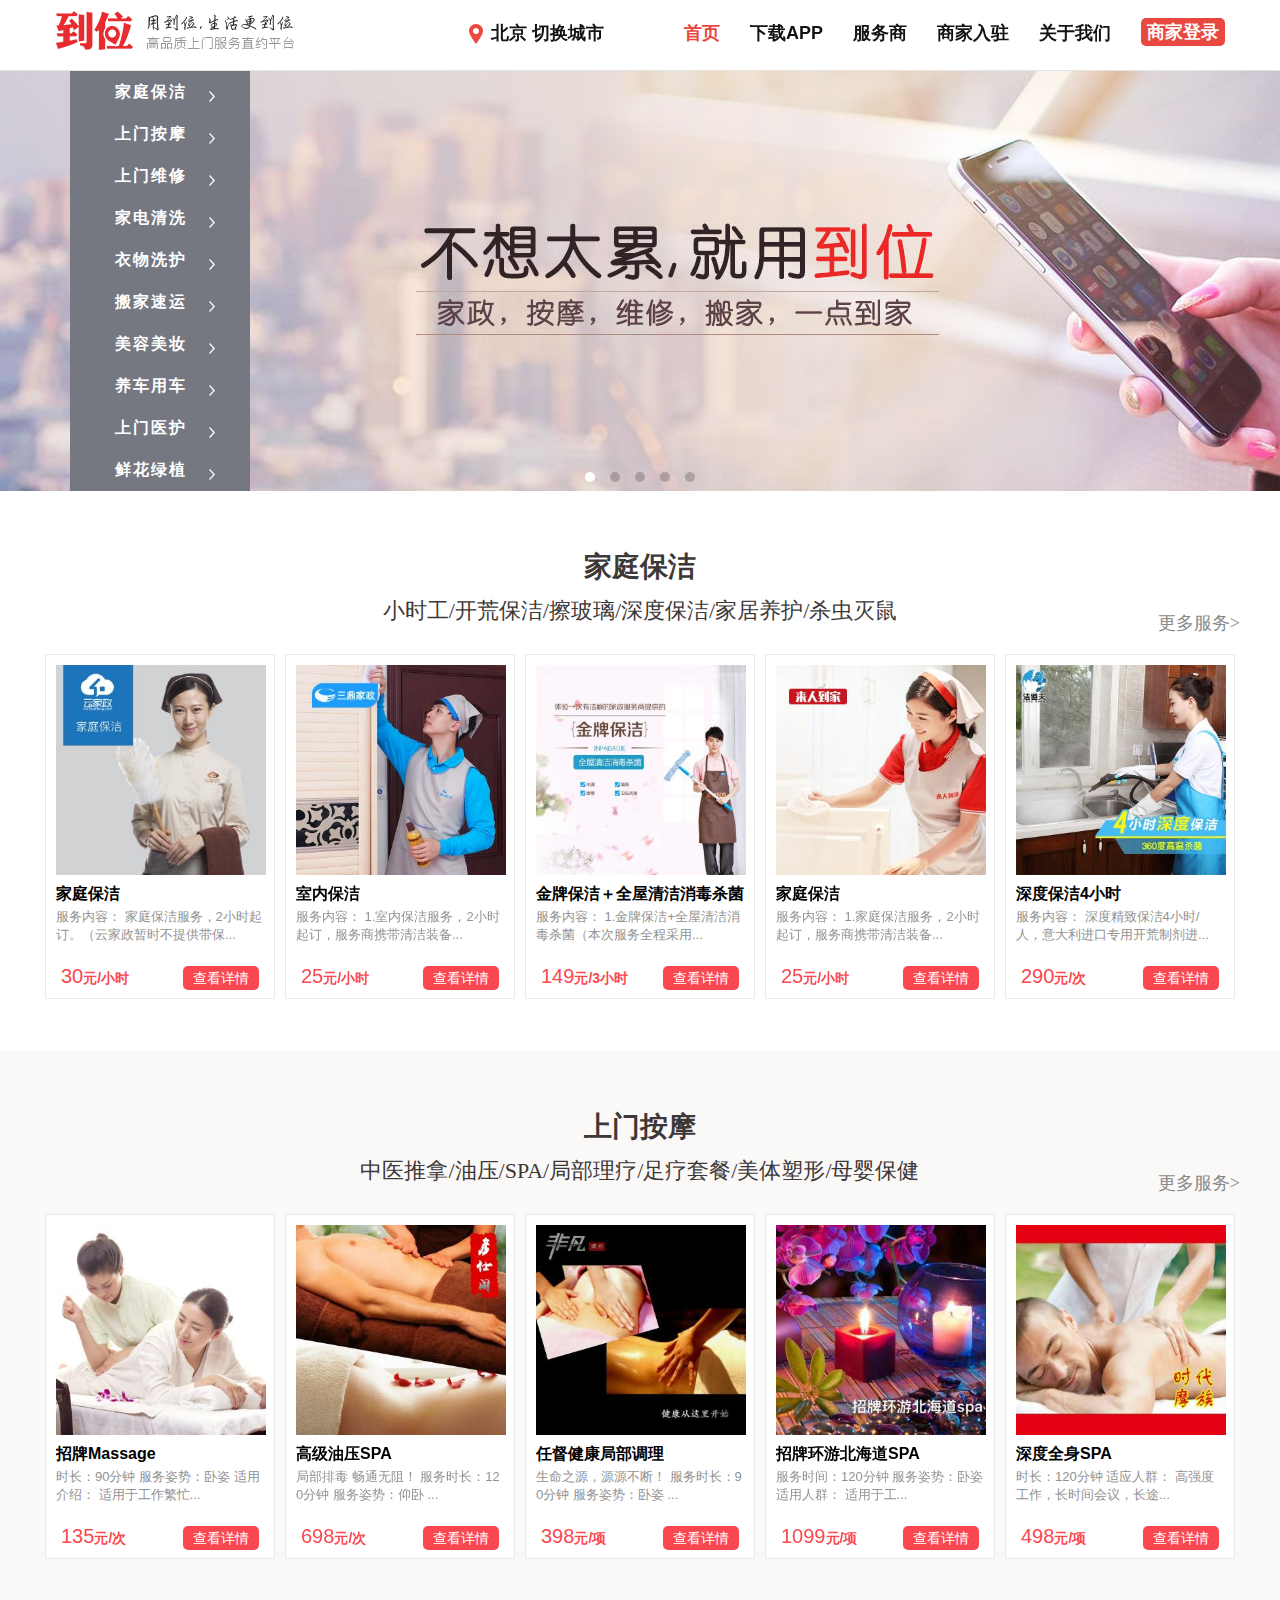
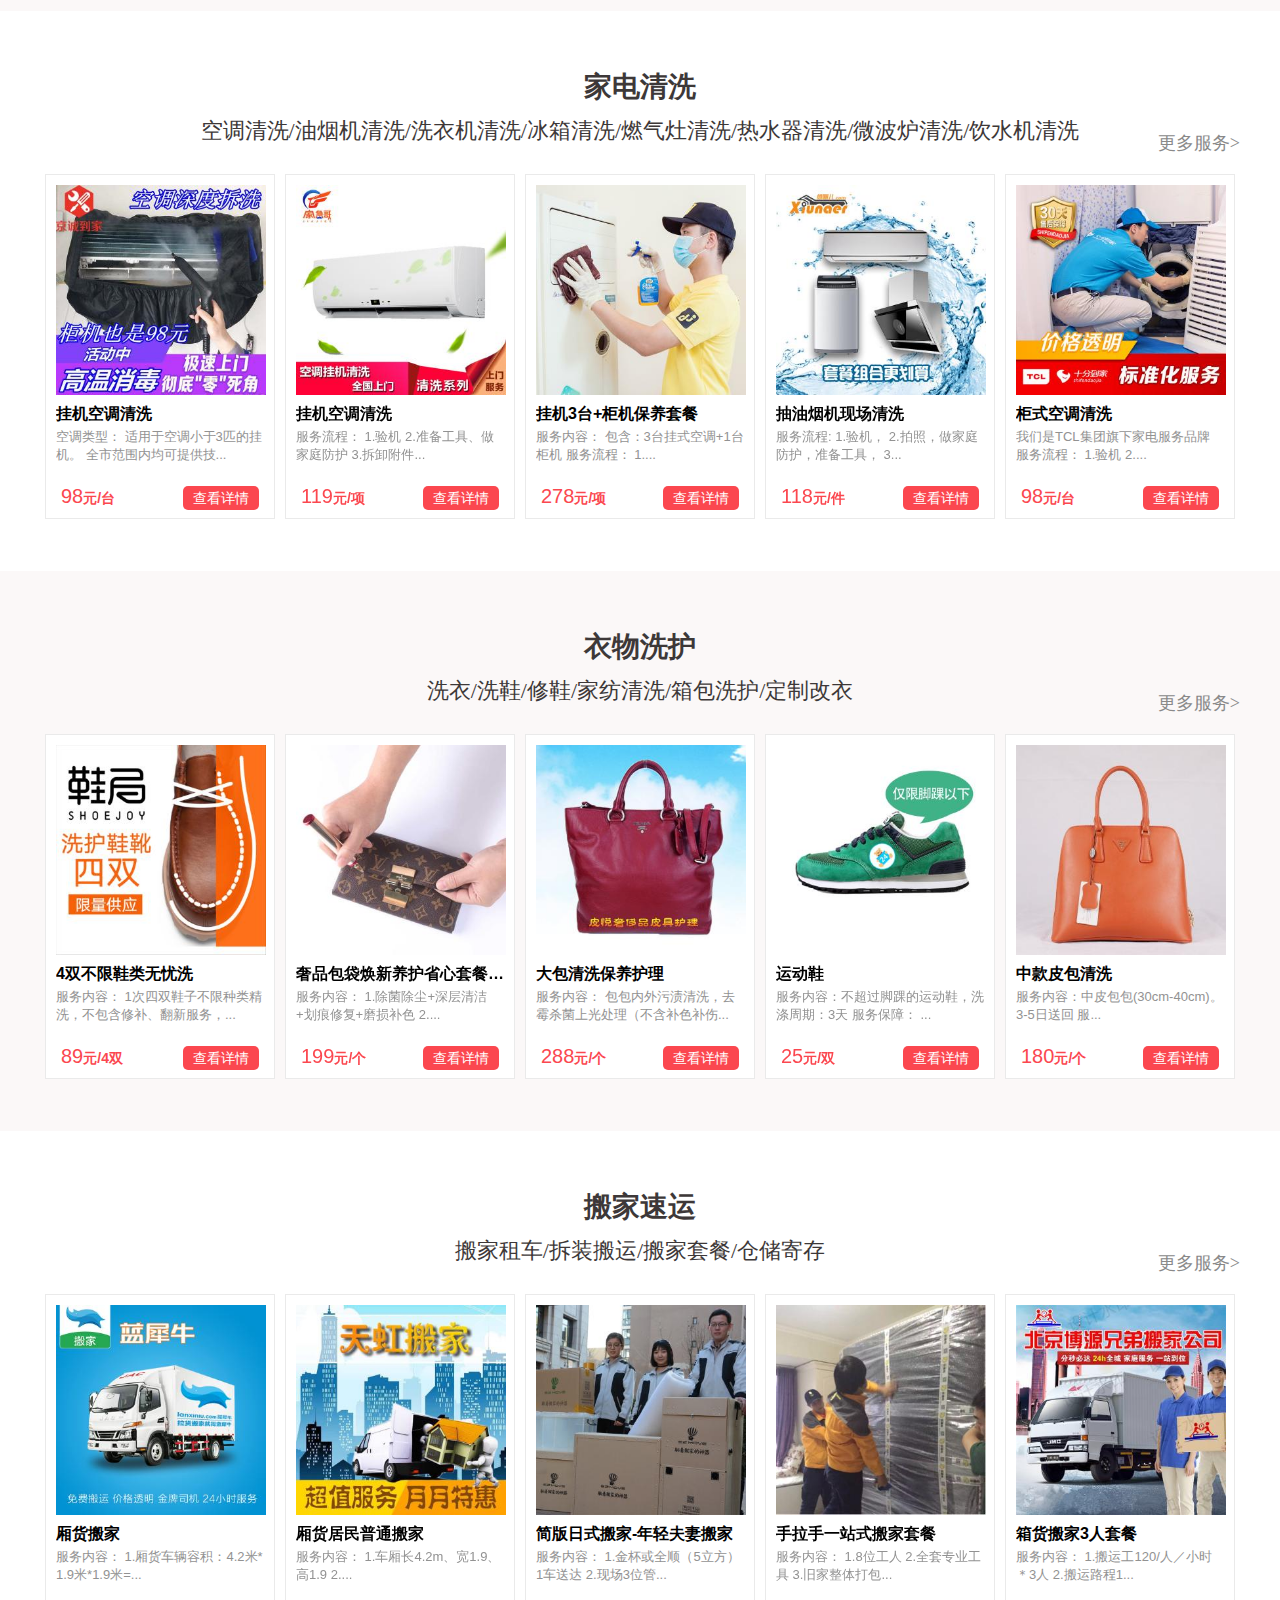
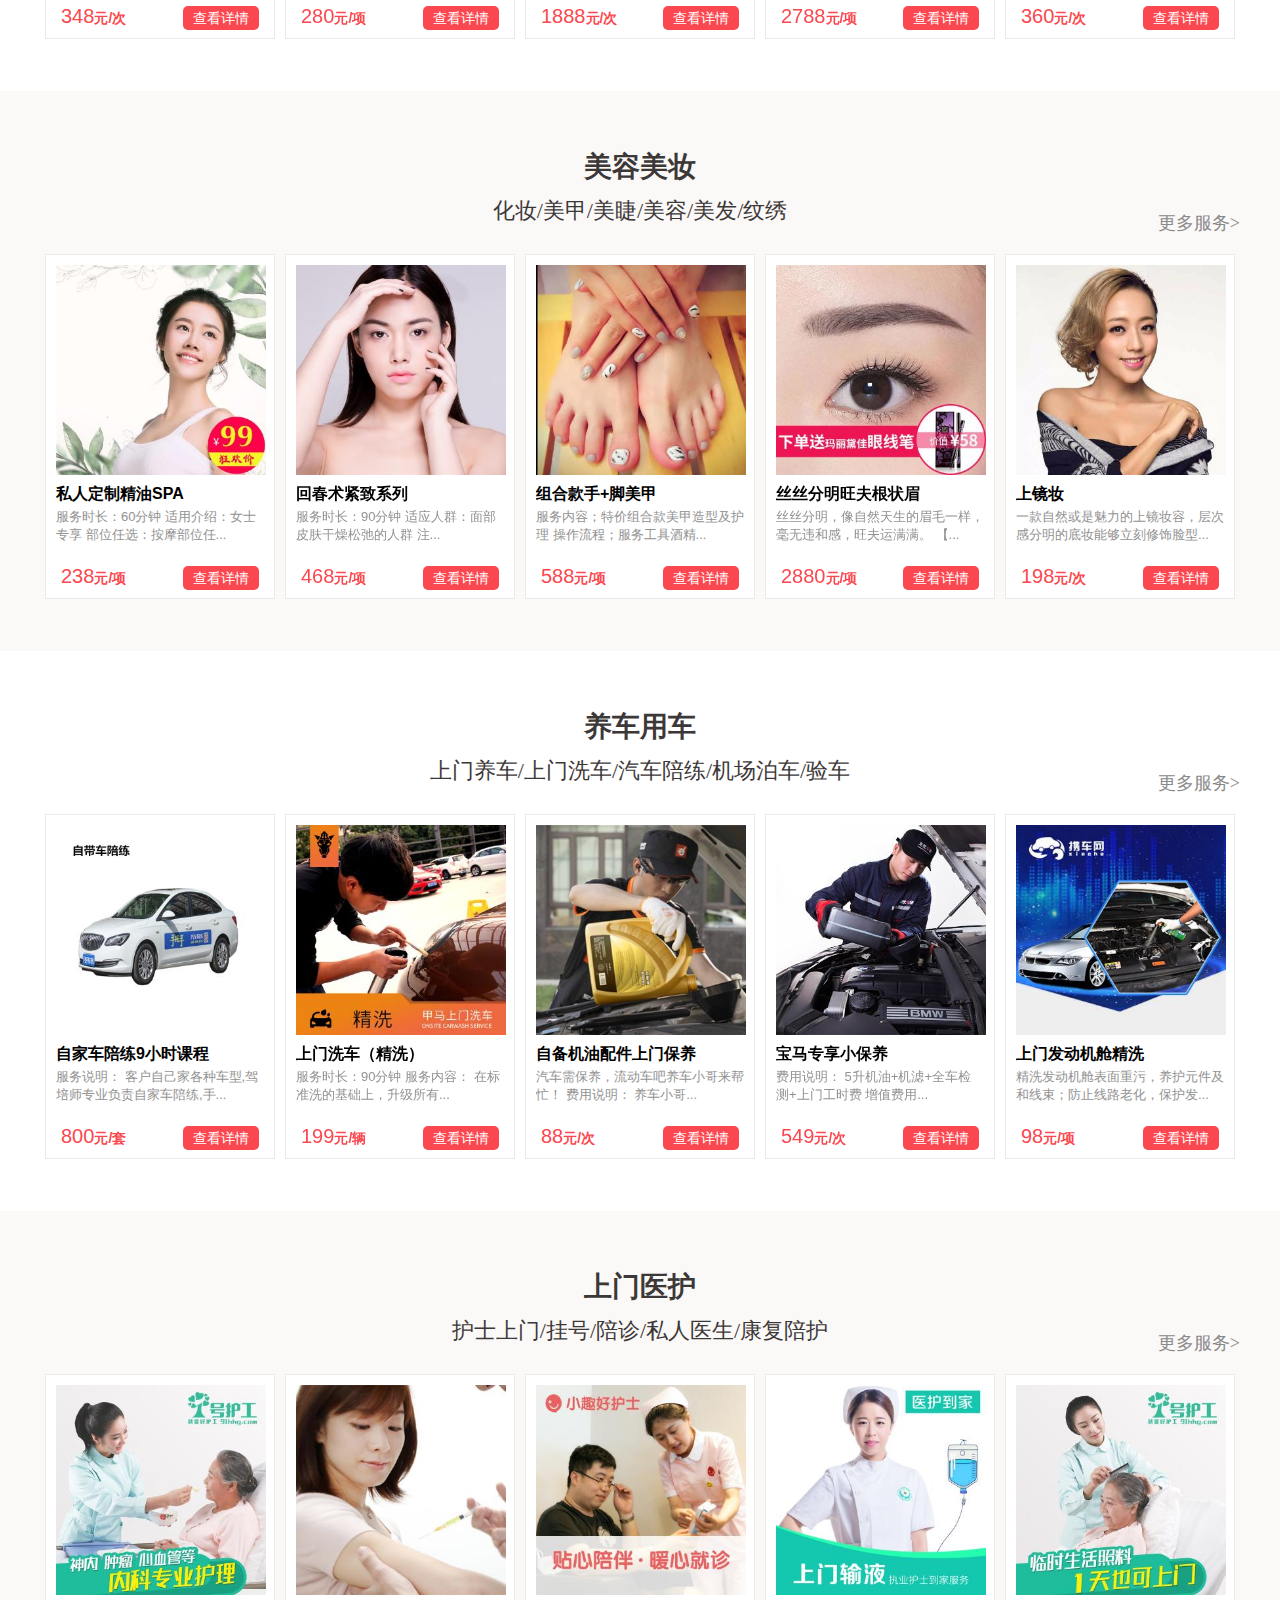
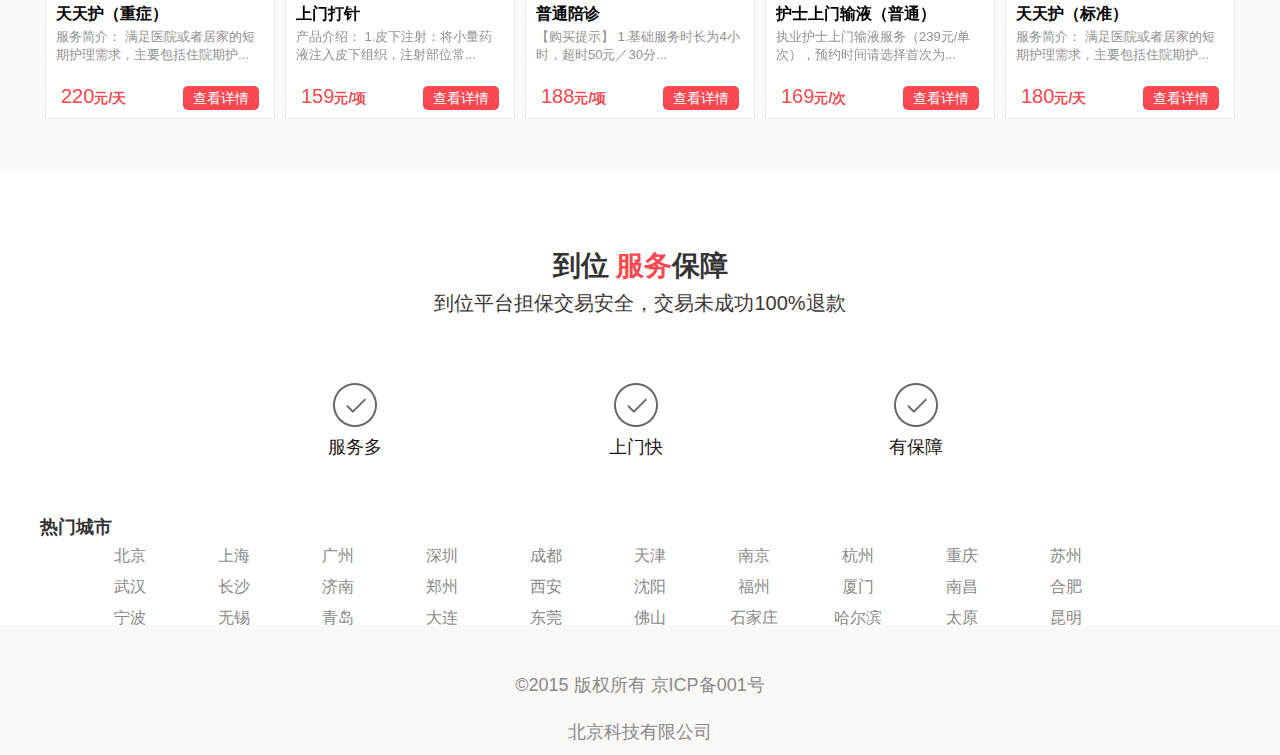
<file: index.html>
<!DOCTYPE html>
<html lang="en">
<head>
  <meta charset="UTF-8">
  <meta name="keywords" content="到位，到家，上门服务，家政服务，上门维修，上门按摩，搬家，北京家政服务，上海家政服务"/>
  <title>首页!到位APP - 高品质上门服务直约平台，家政服务，上门按摩，上门维修，搬家，安心到家！</title>
  <!--样式引入-->
  <link rel="stylesheet" href="css/reset.css">

  <link href="css/bootstrap.min.css" rel="stylesheet">
  <link rel='stylesheet' href="css/style.css"/>
  <link rel='stylesheet' href="css/footer.css"/>
</head>
<body>
  <!--TODO 头部-->
  <header id="header" class="transparent">
  <div class="sticky-wrapper">
    <nav class="navbar navbar-default navbar-transparent" role="navigation">
      <div class="container">
        <div class="navbar-header">
          <a class="navbar-brand navbar-brand-img" href="./index.html">
            <img src="img/logo.png" class="img-responsive logo-white">
            <img src="img/logo.png" class="img-responsive logo-fixed">
          </a>
        </div>
        <div class="collapse navbar-collapse navbar-right" id="main-menu">
          <ul class="nav navbar-nav" id="navbar-nav">
            <li id="position">
              <a href="#">
                <img src="img/citypoint.png">
                <i id="showCity">
                北京
                </i>
                <i id="city">
                  切换城市
                </i>
              </a>
            </li>
            <li class="active">
              <a href="./index.html">首页</a>
            </li>
            <li>
              <a href="./down.html">下载APP</a>
            </li>
            <li>
              <a href="./server.html">服务商</a>
            </li>
            <li>
              <a href="./join.html">商家入驻</a>
            </li>
            <li>
              <a href="./about.html">关于我们</a>
            </li>
            <li class="shanghu-right">
              <a id="shanghu" class="shanghu" href="./login.html">商家登录</a>
            </li>
          </ul>
        </div>
      </div>
    </nav>
  </div>
</header>

  <!--TODO 轮播和菜单-->
  <div id="carousel-example-generic" class="carousel slide" data-ride="carousel">
    <div class="flicker-example" data-block-text="false">
      <div class="full_banner">
        <div class="bd">
          <ul style="position: relative; width: 1349px; height: 420px;">
            <li style="background: url('./img/banner1.jpg') center center no-repeat; position: absolute; width: 1349px; left: 0px; top: 0px;"></li>
            <li style="background: url('./img/banner2.jpg') center center no-repeat; position: absolute; width: 1349px; left: 0px; top: 0px;"></li>
            <li style="background: url('./img/banner3.jpg') center center no-repeat; position: absolute; width: 1349px; left: 0px; top: 0px;"></li>
            <li style="background: url('./img/banner4.jpg') center center no-repeat; position: absolute; width: 1349px; left: 0px; top: 0px;"></li>
            <li style="background: url('./img/banner5.jpg') center center no-repeat; position: absolute; width: 1349px; left: 0px; top: 0px;"></li>
          </ul>
        </div>
        <div class="hd">
          <ul>
            <li class="on">0</li>
            <li class="">1</li>
            <li class="">2</li>
            <li class="">3</li>
            <li class="">4</li>
          </ul>
        </div>
      </div>

      <!--导航菜单-->
      <div class="banner-nav">
        <div style="width: 180px; position: absolute; left: -470px;">
          <ul>
            <!--家庭保洁-->
            <li class="navname">
              <i>家庭保洁</i>
              <img src="img/right.png" width="6" height="11">
              <ul style="top: 0; display: none;">
                <li><a href="#">小时工</a></li>
                <li><a href="#">开荒保洁</a></li>
                <li><a href="#">擦玻璃</a></li>
                <li><a href="#">深度保洁</a></li>
                <li><a href="#">家居养护</a></li>
                <li><a href="#">杀虫灭鼠</a></li>
              </ul>
            </li>

            <!--上门按摩-->
            <li class="navname">
              <i>上门按摩</i>
              <img src="img/right.png" width="6" height="11">
              <ul style="top: 0; display: none;">
                <li><a href="#">中医推拿</a></li>
                <li><a href="#">油压/SPA</a></li>
                <li><a href="#">局部理疗</a></li>
                <li><a href="#">足疗套餐</a></li>
                <li><a href="#">美体塑形</a></li>
                <li><a href="#">母婴保健</a></li>
              </ul>
            </li>

            <!--上门维修-->
            <li class="navname">
              <i>上门维修</i>
              <img src="img/right.png" width="6" height="11">
              <ul style="top: 0; display: none;">
                <li><a href="#">手机维修</a></li>
                <li><a href="#">家电维修</a></li>
                <li><a href="#">电脑维修</a></li>
                <li><a href="#">家装家修</a></li>
                <li><a href="#">管道疏通</a></li>
                <li><a href="#">开锁换锁</a></li>
                <li><a href="#">安装打孔</a></li>
                <li><a href="#">空气净化</a></li>
              </ul>
            </li>

            <!--家电清洗-->
            <li class="navname">
              <i>家电清洗</i>
              <img src="img/right.png" width="6" height="11">
              <ul style="top: 0; display: none;">
                <li><a href="#">空调清洗</a></li>
                <li><a href="#">油烟机清洗</a></li>
                <li><a href="#">洗衣机清洗</a></li>
                <li><a href="#">冰箱清洗</a></li>
                <li><a href="#">燃气灶清洗</a></li>
                <li><a href="#">热水器清洗</a></li>
                <li><a href="#">微波炉清洗</a></li>
                <li><a href="#">饮水机清洗</a></li>
              </ul>
            </li>

            <!--衣物洗护-->
            <li class="navname">
              <i>衣物洗护</i>
              <img src="img/right.png" width="6" height="11">
              <ul style="top: 0; display: none;">
                <li><a href="#">洗衣</a></li>
                <li><a href="#">洗鞋-修鞋</a></li>
                <li><a href="#">家纺清洗</a></li>
                <li><a href="#">箱包洗护</a></li>
                <li><a href="#">定制改衣</a></li>
              </ul>
            </li>

            <!--搬家速运-->
            <li class="navname">
              <i>搬家速运</i>
              <img src="img/right.png" width="6" height="11">
              <ul style="top: 0; display: none;">
                <li><a href="#">搬家租车</a></li>
                <li><a href="#">拆装搬运</a></li>
                <li><a href="#">搬家套餐</a></li>
                <li><a href="#">仓储寄存</a></li>
              </ul>
            </li>

            <!--美容美妆-->
            <li class="navname">
              <i>美容美妆</i>
              <img src="img/right.png" width="6" height="11">
              <ul style="top: 0; display: none;">
                <li><a href="#">化妆</a></li>
                <li><a href="#">美甲</a></li>
                <li><a href="#">美睫</a></li>
                <li><a href="#">美容</a></li>
              </ul>
            </li>

            <!--养车用车-->
            <li class="navname">
              <i>养车用车</i>
              <img src="img/right.png" width="6" height="11">
              <ul style="top: 0; display: none;">
                <li><a href="#">上门养车</a></li>
                <li><a href="#">上门洗车</a></li>
                <li><a href="#">汽车陪练</a></li>
                <li><a href="#">机场泊车</a></li>
              </ul>
            </li>

            <!--上门医护-->
            <li class="navname">
              <i>上门医护</i>
              <img src="img/right.png" width="6" height="11">
              <ul style="top: 0; display: none;">
                <li><a href="#">护士上门</a></li>
                <li><a href="#">医护陪诊</a></li>
                <li><a href="#">私人医生</a></li>
                <li><a href="#">康复陪护</a></li>
              </ul>
            </li>

            <!--鲜花绿植-->
            <li class="navname">
              <i>鲜花绿植</i>
              <img src="img/right.png" width="6" height="11">
              <ul style="top: 0; display: none;">
                <li><a href="#">包月鲜花</a></li>
                <li><a href="#">礼品用花</a></li>
                <li><a href="#">绿植</a></li>
              </ul>
            </li>

          </ul>
        </div>
      </div>
    </div>
  </div>

  <!--TODO 服务详情-->
  <div class="boxx">
    <div class="xxx">
      <div class="servicebody">
        <div class="navigation">
          <span class="serviceIndex">家庭保洁</span>
          <span class="serviceType">小时工/开荒保洁/擦玻璃/深度保洁/家居养护/杀虫灭鼠</span>
        </div>
        <div class="servicetags">
          <div class="tagsListHeader">
            <span class="lookMore">
              <a href="#" style="color: #898989; font-size: 18px">更多服务&gt;</a>
            </span>
          </div>
          <div class="row">
            <a class="form-group shopList" href="#">
              <div class="col-md-3 col-xs-6 member-container ServiceBorder">
                <img src="./img/family1.jpg" class="serviceImg" width="210px" height="210px">
                <div class="serviceName">家庭保洁</div>
                <div class="description">服务内容：
                  家庭保洁服务，2小时起订。（云家政暂时不提供带保...</div>
                <div class="price">
                  <span style="font-size: 20px">30</span>元/小时
                  <span class="btn">查看详情</span></div>
              </div>
            </a>
            <a class="form-group shopList" href="#">
              <div class="col-md-3 col-xs-6 member-container ServiceBorder"><img src="./img/family2.jpg" class="serviceImg" width="210px" height="210px">
                <div class="serviceName">室内保洁</div>
                <div class="description">服务内容：
                  1.室内保洁服务，2小时起订，服务商携带清洁装备...</div>
                <div class="price"><span style="font-size: 20px">25</span>元/小时<span class="btn">查看详情</span></div>
              </div>
            </a>
            <a class="form-group shopList" href="#">
              <div class="col-md-3 col-xs-6 member-container ServiceBorder"><img src="./img/family3.jpg" class="serviceImg" width="210px" height="210px">
                <div class="serviceName">金牌保洁＋全屋清洁消毒杀菌</div>
                <div class="description">服务内容：
                  1.金牌保洁+全屋清洁消毒杀菌（本次服务全程采用...</div>
                <div class="price"><span style="font-size: 20px">149</span>元/3小时<span class="btn">查看详情</span></div>
              </div>
            </a>
            <a class="form-group shopList" href="#">
              <div class="col-md-3 col-xs-6 member-container ServiceBorder"><img src="./img/family4.jpg" class="serviceImg" width="210px" height="210px">
                <div class="serviceName">家庭保洁</div>
                <div class="description">服务内容：
                  1.家庭保洁服务，2小时起订，服务商携带清洁装备...</div>
                <div class="price"><span style="font-size: 20px">25</span>元/小时<span class="btn">查看详情</span></div>
              </div>
            </a>
            <a class="form-group shopList" href="#">
              <div class="col-md-3 col-xs-6 member-container ServiceBorder"><img src="./img/family5.jpg" class="serviceImg" width="210px" height="210px">
                <div class="serviceName">深度保洁4小时</div>
                <div class="description">服务内容：
                  深度精致保洁4小时/人，意大利进口专用开荒制剂进...</div>
                <div class="price"><span style="font-size: 20px">290</span>元/次<span class="btn">查看详情</span></div>
              </div>
            </a>
          </div>
        </div>
      </div>
    </div>
  </div>
  <div class="boxx">
    <div class="xxx">
      <div class="servicebody">
        <div class="navigation">
          <span class="serviceIndex">上门按摩</span>
          <span class="serviceType">中医推拿/油压/SPA/局部理疗/足疗套餐/美体塑形/母婴保健</span>
        </div>
        <div class="servicetags">
          <div class="tagsListHeader">
            <span class="lookMore">
              <a href="#" style="color: #898989; font-size: 18px">更多服务&gt;</a>
            </span>
          </div>
          <div class="row">
            <a class="form-group shopList" href="#">
              <div class="col-md-3 col-xs-6 member-container ServiceBorder">
                <img src="./img/goHouse1.jpg" class="serviceImg" width="210px" height="210px">
                <div class="serviceName">招牌Massage</div>
                <div class="description">时长：90分钟
                  服务姿势：卧姿
                  适用介绍：
                  适用于工作繁忙...</div>
                <div class="price">
                  <span style="font-size: 20px">135</span>元/次
                  <span class="btn">查看详情</span>
                </div>
              </div>
            </a>
            <a class="form-group shopList" href="#">
              <div class="col-md-3 col-xs-6 member-container ServiceBorder">
                <img src="./img/goHouse2.jpg" class="serviceImg" width="210px" height="210px">
                <div class="serviceName">高级油压SPA</div>
                <div class="description">局部排毒 畅通无阻！
                  服务时长：120分钟
                  服务姿势：仰卧 ...</div>
                <div class="price">
                  <span style="font-size: 20px">698</span>元/次
                  <span class="btn">查看详情</span></div>
              </div>
            </a>
            <a class="form-group shopList" href="#">
              <div class="col-md-3 col-xs-6 member-container ServiceBorder">
                <img src="./img/goHouse3.jpg" class="serviceImg" width="210px" height="210px">
                <div class="serviceName">任督健康局部调理</div>
                <div class="description">生命之源，源源不断！
                  服务时长：90分钟
                  服务姿势：卧姿
                  ...</div>
                <div class="price">
                  <span style="font-size: 20px">398</span>元/项
                  <span class="btn">查看详情</span>
                </div>
              </div>
            </a>
            <a class="form-group shopList" href="#">
              <div class="col-md-3 col-xs-6 member-container ServiceBorder">
                <img src="./img/goHouse4.jpg" class="serviceImg" width="210px" height="210px">
                <div class="serviceName">招牌环游北海道SPA</div>
                <div class="description">服务时间：120分钟
                  服务姿势：卧姿
                  适用人群：
                  适用于工...
                </div>
                <div class="price">
                  <span style="font-size: 20px">1099</span>元/项
                  <span class="btn">查看详情</span></div>
              </div>
            </a>
            <a class="form-group shopList" href="#">
              <div class="col-md-3 col-xs-6 member-container ServiceBorder">
                <img src="./img/goHouse5.jpg" class="serviceImg" width="210px" height="210px">
                <div class="serviceName">深度全身SPA</div>
                <div class="description">时长：120分钟
                  适应人群：
                  高强度工作，长时间会议，长途...
                </div>
                <div class="price">
                  <span style="font-size: 20px">498</span>元/项
                  <span class="btn">查看详情</span></div>
              </div>
            </a>
          </div>
        </div>
      </div>
    </div>
  </div>
  <div class="boxx">
    <div class="xxx">
      <div class="servicebody">
        <div class="navigation">
          <span class="serviceIndex">家电清洗</span>
          <span class="serviceType">
            空调清洗/油烟机清洗/洗衣机清洗/冰箱清洗/燃气灶清洗/热水器清洗/微波炉清洗/饮水机清洗
          </span>
        </div>
        <div class="servicetags">
          <div class="tagsListHeader">
            <span class="lookMore">
              <a href="#" style="color: #898989; font-size: 18px">更多服务&gt;</a>
            </span>
          </div>
          <div class="row">
            <a class="form-group shopList" href="#">
              <div class="col-md-3 col-xs-6 member-container ServiceBorder">
                <img src="./img/familyE1.jpg" class="serviceImg" width="210px" height="210px">
                <div class="serviceName">挂机空调清洗</div>
                <div class="description">空调类型：
                  适用于空调小于3匹的挂机。
                  全市范围内均可提供技...
                </div>
                <div class="price">
                  <span style="font-size: 20px">98</span>元/台
                  <span class="btn">查看详情</span>
                </div>
              </div>
            </a>
            <a class="form-group shopList" href="#">
              <div class="col-md-3 col-xs-6 member-container ServiceBorder">
                <img src="./img/familyE2.jpg" class="serviceImg" width="210px" height="210px">
                <div class="serviceName">挂机空调清洗</div>
                <div class="description">服务流程：
                  1.验机
                  2.准备工具、做家庭防护
                  3.拆卸附件...</div>
                <div class="price">
                  <span style="font-size: 20px">119</span>元/项
                  <span class="btn">查看详情</span></div>
              </div>
            </a>
            <a class="form-group shopList" href="#">
              <div class="col-md-3 col-xs-6 member-container ServiceBorder">
                <img src="./img/familyE3.jpg" class="serviceImg" width="210px" height="210px">
                <div class="serviceName">挂机3台+柜机保养套餐</div>
                <div class="description">服务内容：
                  包含：3台挂式空调+1台柜机
                  服务流程：
                  1....</div>
                <div class="price">
                  <span style="font-size: 20px">278</span>元/项
                  <span class="btn">查看详情</span>
                </div>
              </div>
            </a>
            <a class="form-group shopList" href="#">
              <div class="col-md-3 col-xs-6 member-container ServiceBorder">
                <img src="./img/familyE4.jpg" class="serviceImg" width="210px" height="210px">
                <div class="serviceName">抽油烟机现场清洗</div>
                <div class="description">服务流程:
                  1.验机，
                  2.拍照，做家庭防护，准备工具，
                  3...</div>
                <div class="price">
                  <span style="font-size: 20px">118</span>元/件
                  <span class="btn">查看详情</span>
                </div>
              </div>
            </a>
            <a class="form-group shopList" href="#">
              <div class="col-md-3 col-xs-6 member-container ServiceBorder">
                <img src="./img/familyE5.jpg" class="serviceImg" width="210px" height="210px">
                <div class="serviceName">柜式空调清洗</div>
                <div class="description">我们是TCL集团旗下家电服务品牌
                  服务流程：
                  1.验机
                  2....</div>
                <div class="price"><span style="font-size: 20px">98</span>元/台
                  <span class="btn">查看详情</span>
                </div>
              </div>
            </a>
          </div>
        </div>
      </div>
    </div>
  </div>
  <div class="boxx">
    <div class="xxx">
      <div class="servicebody">
        <div class="navigation">
          <span class="serviceIndex">衣物洗护</span>
          <span class="serviceType">洗衣/洗鞋/修鞋/家纺清洗/箱包洗护/定制改衣</span>
        </div>
        <div class="servicetags">
          <div class="tagsListHeader">
            <span class="lookMore">
              <a href="#" style="color: #898989; font-size: 18px">更多服务&gt;</a>
            </span>
          </div>
          <div class="row">
            <a class="form-group shopList" href="#">
              <div class="col-md-3 col-xs-6 member-container ServiceBorder">
                <img src="./img/cloth1.jpg" class="serviceImg" width="210px" height="210px">
                <div class="serviceName">4双不限鞋类无忧洗</div>
                <div class="description">服务内容：
                  1次四双鞋子不限种类精洗，不包含修补、翻新服务，...
                </div>
                <div class="price">
                  <span style="font-size: 20px">89</span>元/4双
                  <span class="btn">查看详情</span>
                </div>
              </div>
            </a>
            <a class="form-group shopList" href="#">
              <div class="col-md-3 col-xs-6 member-container ServiceBorder">
                <img src="./img/cloth2.jpg" class="serviceImg" width="210px" height="210px">
                <div class="serviceName">奢品包袋焕新养护省心套餐—钱包</div>
                <div class="description">服务内容：
                  1.除菌除尘+深层清洁+划痕修复+磨损补色
                  2....
                </div>
                <div class="price">
                  <span style="font-size: 20px">199</span>元/个
                  <span class="btn">查看详情</span>
                </div>
              </div>
            </a>
            <a class="form-group shopList" href="#">
              <div class="col-md-3 col-xs-6 member-container ServiceBorder">
                <img src="./img/cloth3.jpg" class="serviceImg" width="210px" height="210px">
                <div class="serviceName">大包清洗保养护理</div>
                <div class="description">服务内容：
                  包包内外污渍清洗，去霉杀菌上光处理（不含补色补伤...</div>
                <div class="price">
                  <span style="font-size: 20px">288</span>元/个
                  <span class="btn">查看详情</span>
                </div>
              </div>
            </a>
            <a class="form-group shopList" href="#">
              <div class="col-md-3 col-xs-6 member-container ServiceBorder">
                <img src="./img/cloth4.jpg" class="serviceImg" width="210px" height="210px">
                <div class="serviceName">运动鞋</div>
                <div class="description">服务内容：不超过脚踝的运动鞋，洗涤周期：3天
                  服务保障：
                  ...
                </div>
                <div class="price"><span style="font-size: 20px">25</span>元/双
                  <span class="btn">查看详情</span>
                </div>
              </div>
            </a>
            <a class="form-group shopList" href="#">
              <div class="col-md-3 col-xs-6 member-container ServiceBorder">
                <img src="./img/cloth5.jpg" class="serviceImg" width="210px" height="210px">
                <div class="serviceName">中款皮包清洗</div>
                <div class="description">服务内容：中皮包包(30cm-40cm)。3-5日送回
                  服...
                </div>
                <div class="price"><span style="font-size: 20px">180</span>元/个
                  <span class="btn">查看详情</span>
                </div>
              </div>
            </a>
          </div>
        </div>
      </div>
    </div>
  </div>
  <div class="boxx">
    <div class="xxx">
      <div class="servicebody">
        <div class="navigation">
          <span class="serviceIndex">搬家速运</span>
          <span class="serviceType">搬家租车/拆装搬运/搬家套餐/仓储寄存</span>
        </div>
        <div class="servicetags">
          <div class="tagsListHeader">
            <span class="lookMore">
              <a href="#" style="color: #898989; font-size: 18px">更多服务&gt;</a>
            </span>
          </div>
          <div class="row">
            <a class="form-group shopList" href="#">
              <div class="col-md-3 col-xs-6 member-container ServiceBorder">
                <img src="./img/banjia1.jpg" class="serviceImg" width="210px" height="210px">
                <div class="serviceName">厢货搬家</div>
                <div class="description">服务内容：
                  1.厢货车辆容积：4.2米*1.9米*1.9米=...
                </div>
                <div class="price">
                  <span style="font-size: 20px">348</span>元/次
                  <span class="btn">查看详情</span>
                </div>
              </div>
            </a>
            <a class="form-group shopList" href="#">
              <div class="col-md-3 col-xs-6 member-container ServiceBorder">
                <img src="./img/banjia2.jpg" class="serviceImg" width="210px" height="210px">
                <div class="serviceName">厢货居民普通搬家</div>
                <div class="description">服务内容：
                  1.车厢长4.2m、宽1.9、高1.9
                  2....
                </div>
                <div class="price">
                  <span style="font-size: 20px">280</span>元/项
                  <span class="btn">查看详情</span>
                </div>
              </div>
            </a>
            <a class="form-group shopList" href="#">
              <div class="col-md-3 col-xs-6 member-container ServiceBorder">
                <img src="./img/banjia3.jpg" class="serviceImg" width="210px" height="210px">
                <div class="serviceName">简版日式搬家-年轻夫妻搬家</div>
                <div class="description">服务内容：
                  1.金杯或全顺（5立方）1车送达
                  2.现场3位管...
                </div>
                <div class="price"><span style="font-size: 20px">1888</span>元/次
                  <span class="btn">查看详情</span>
                </div>
              </div>
            </a>
            <a class="form-group shopList" href="#">
              <div class="col-md-3 col-xs-6 member-container ServiceBorder">
                <img src="./img/banjia4.jpg" class="serviceImg" width="210px" height="210px">
                <div class="serviceName">手拉手一站式搬家套餐</div>
                <div class="description">服务内容：
                  1.8位工人
                  2.全套专业工具
                  3.旧家整体打包...</div>
                <div class="price"><span style="font-size: 20px">2788</span>元/项
                  <span class="btn">查看详情</span>
                </div>
              </div>
            </a>
            <a class="form-group shopList" href="#">
              <div class="col-md-3 col-xs-6 member-container ServiceBorder">
                <img src="./img/banjia5.jpg" class="serviceImg" width="210px" height="210px">
                <div class="serviceName">箱货搬家3人套餐</div>
                <div class="description">服务内容：
                  1.搬运工120/人／小时＊3人
                  2.搬运路程1...
                </div>
                <div class="price"><span style="font-size: 20px">360</span>元/次
                  <span class="btn">查看详情</span>
                </div>
              </div>
            </a>
          </div>
        </div>
      </div>
    </div>
  </div>
  <div class="boxx">
    <div class="xxx">
      <div class="servicebody">
        <div class="navigation">
          <span class="serviceIndex">美容美妆</span>
          <span class="serviceType">化妆/美甲/美睫/美容/美发/纹绣</span>
        </div>
        <div class="servicetags">
          <div class="tagsListHeader">
            <span class="lookMore">
              <a href="#" style="color: #898989; font-size: 18px">更多服务&gt;</a>
            </span>
          </div>
          <div class="row">
            <a class="form-group shopList" href="#">
              <div class="col-md-3 col-xs-6 member-container ServiceBorder">
                <img src="./img/meirong1.jpg" class="serviceImg" width="210px" height="210px">
                <div class="serviceName">私人定制精油SPA</div>
                <div class="description">服务时长：60分钟
                  适用介绍：女士专享
                  部位任选：按摩部位任...</div>
                <div class="price"><span style="font-size: 20px">238</span>元/项
                  <span class="btn">查看详情</span>
                </div>
              </div>
            </a>
            <a class="form-group shopList" href="#">
              <div class="col-md-3 col-xs-6 member-container ServiceBorder">
                <img src="./img/meirong2.jpg" class="serviceImg" width="210px" height="210px">
                <div class="serviceName">回春术紧致系列</div>
                <div class="description">服务时长：90分钟
                  适应人群：面部皮肤干燥松弛的人群
                  注...</div>
                <div class="price"><span style="font-size: 20px">468</span>元/项
                  <span class="btn">查看详情</span>
                </div>
              </div>
            </a>
            <a class="form-group shopList" href="#">
              <div class="col-md-3 col-xs-6 member-container ServiceBorder">
                <img src="./img/meirong3.jpg" class="serviceImg" width="210px" height="210px">
                <div class="serviceName">组合款手+脚美甲</div>
                <div class="description">服务内容；特价组合款美甲造型及护理
                  操作流程；服务工具酒精...</div>
                <div class="price"><span style="font-size: 20px">588</span>元/项
                  <span class="btn">查看详情</span>
                </div>
              </div>
            </a>
            <a class="form-group shopList" href="#">
              <div class="col-md-3 col-xs-6 member-container ServiceBorder">
                <img src="./img/meirong4.jpg" class="serviceImg" width="210px" height="210px">
                <div class="serviceName">丝丝分明旺夫根状眉</div>
                <div class="description">丝丝分明，像自然天生的眉毛一样，毫无违和感，旺夫运满满。
                  【...</div>
                <div class="price"><span style="font-size: 20px">2880</span>元/项
                  <span class="btn">查看详情</span>
                </div>
              </div>
            </a>
            <a class="form-group shopList" href="#">
              <div class="col-md-3 col-xs-6 member-container ServiceBorder">
                <img src="./img/meirong5.jpg" class="serviceImg" width="210px" height="210px">
                <div class="serviceName">上镜妆</div>
                <div class="description">一款自然或是魅力的上镜妆容，层次感分明的底妆能够立刻修饰脸型...
                </div>
                <div class="price"><span style="font-size: 20px">198</span>元/次
                  <span class="btn">查看详情</span>
                </div>
              </div>
            </a>

          </div>
        </div>
      </div>
    </div>
  </div>
  <div class="boxx">
    <div class="xxx">
      <div class="servicebody">
        <div class="navigation">
          <span class="serviceIndex">养车用车</span>
          <span class="serviceType">上门养车/上门洗车/汽车陪练/机场泊车/验车</span>
        </div>
        <div class="servicetags">
          <div class="tagsListHeader">
            <span class="lookMore">
              <a href="#" style="color: #898989; font-size: 18px">更多服务&gt;</a>
            </span>
          </div>
          <div class="row">
            <a class="form-group shopList" href="#">
              <div class="col-md-3 col-xs-6 member-container ServiceBorder">
                <img src="./img/car1.jpg" class="serviceImg" width="210px" height="210px">
                <div class="serviceName">自家车陪练9小时课程</div>
                <div class="description">服务说明：
                  客户自己家各种车型,驾培师专业负责自家车陪练,手...</div>
                <div class="price"><span style="font-size: 20px">800</span>元/套
                  <span class="btn">查看详情</span>
                </div>
              </div>
            </a>
            <a class="form-group shopList" href="#">
              <div class="col-md-3 col-xs-6 member-container ServiceBorder">
                <img src="./img/car2.jpg" class="serviceImg" width="210px" height="210px">
                <div class="serviceName">上门洗车（精洗）</div>
                <div class="description">服务时长：90分钟
                  服务内容：
                  在标准洗的基础上，升级所有...</div>
                <div class="price"><span style="font-size: 20px">199</span>元/辆
                  <span class="btn">查看详情</span>
                </div>
              </div>
            </a>
            <a class="form-group shopList" href="#">
              <div class="col-md-3 col-xs-6 member-container ServiceBorder">
                <img src="./img/car3.jpg" class="serviceImg" width="210px" height="210px">
                <div class="serviceName">自备机油配件上门保养</div>
                <div class="description">汽车需保养，流动车吧养车小哥来帮忙！
                  费用说明：
                  养车小哥...</div>
                <div class="price"><span style="font-size: 20px">88</span>元/次
                  <span class="btn">查看详情</span>
                </div>
              </div>
            </a>
            <a class="form-group shopList" href="#">
              <div class="col-md-3 col-xs-6 member-container ServiceBorder">
                <img src="./img/car4.jpg" class="serviceImg" width="210px" height="210px">
                <div class="serviceName">宝马专享小保养</div>
                <div class="description">费用说明：
                  5升机油+机滤+全车检测+上门工时费
                  增值费用...</div>
                <div class="price">
                  <span style="font-size: 20px">549</span>元/次
                  <span class="btn">查看详情</span>
                </div>
              </div>
            </a>
            <a class="form-group shopList" href="#">
              <div class="col-md-3 col-xs-6 member-container ServiceBorder">
                <img src="./img/car5.jpg" class="serviceImg" width="210px" height="210px">
                <div class="serviceName">上门发动机舱精洗</div>
                <div class="description">精洗发动机舱表面重污，养护元件及和线束；防止线路老化，保护发...</div>
                <div class="price"><span style="font-size: 20px">98</span>元/项
                  <span class="btn">查看详情</span>
                </div>
              </div>
            </a>
          </div>
        </div>
      </div>
    </div>
  </div>
  <div class="boxx">
    <div class="xxx">
      <div class="servicebody">
        <div class="navigation">
          <span class="serviceIndex">上门医护</span>
          <span class="serviceType">护士上门/挂号/陪诊/私人医生/康复陪护</span>
        </div>
        <div class="servicetags">
          <div class="tagsListHeader"><span class="lookMore">
            <a href="#" style="color: #898989; font-size: 18px">更多服务&gt;</a></span>
          </div>
          <div class="row">
            <a class="form-group shopList" href="#">
              <div class="col-md-3 col-xs-6 member-container ServiceBorder">
                <img src="./img/goHome1.jpg" class="serviceImg" width="210px" height="210px">
                <div class="serviceName">天天护（重症）</div>
                <div class="description">服务简介：
                  满足医院或者居家的短期护理需求，主要包括住院期护...</div>
                <div class="price"><span style="font-size: 20px">220</span>元/天
                  <span class="btn">查看详情</span>
                </div>
              </div>
            </a>
            <a class="form-group shopList" href="#">
              <div class="col-md-3 col-xs-6 member-container ServiceBorder">
                <img src="./img/goHome2.jpg" class="serviceImg" width="210px" height="210px">
                <div class="serviceName">上门打针</div>
                <div class="description">产品介绍：
                  1.皮下注射：将小量药液注入皮下组织，注射部位常...</div>
                <div class="price"><span style="font-size: 20px">159</span>元/项
                  <span class="btn">查看详情</span>
                </div>
              </div>
            </a>
            <a class="form-group shopList" href="#">
              <div class="col-md-3 col-xs-6 member-container ServiceBorder">
                <img src="./img/goHome3.jpg" class="serviceImg" width="210px" height="210px">
                <div class="serviceName">普通陪诊</div>
                <div class="description">【购买提示】
                  1.基础服务时长为4小时，超时50元／30分...</div>
                <div class="price"><span style="font-size: 20px">188</span>元/项
                  <span class="btn">查看详情</span>
                </div>
              </div>
            </a>
            <a class="form-group shopList" href="#">
              <div class="col-md-3 col-xs-6 member-container ServiceBorder">
                <img src="./img/goHome4.jpg" class="serviceImg" width="210px" height="210px">
                <div class="serviceName">护士上门输液（普通）</div>
                <div class="description">执业护士上门输液服务（239元/单次），预约时间请选择首次为...</div>
                <div class="price"><span style="font-size: 20px">169</span>元/次
                  <span class="btn">查看详情</span>
                </div>
              </div>
            </a>
            <a class="form-group shopList" href="#">
              <div class="col-md-3 col-xs-6 member-container ServiceBorder">
                <img src="./img/goHome5.jpg" class="serviceImg" width="210px" height="210px">
                <div class="serviceName">天天护（标准）</div>
                <div class="description">服务简介：
                  满足医院或者居家的短期护理需求，主要包括住院期护...</div>
                <div class="price"><span style="font-size: 20px">180</span>元/天
                  <span class="btn">查看详情</span>
                </div>
              </div>
            </a>
          </div>
        </div>
      </div>
    </div>
  </div>

  <!--TODO 服务信息-->
  <div class="baozhang" id="baozhang">
    <h2>到位
      <i>服务</i>保障
    </h2>
    <p>到位平台担保交易安全，交易未成功100%退款</p>
  </div>
  <div class="servi">
    <ul>
      <li><img src="img/quan.png"><br>服务多</li>
      <li><img src="img/quan.png"><br>上门快</li>
      <li><img src="img/quan.png"><br>有保障</li>
    </ul>
  </div>

  <!--TODO 底部-->
  <footer class="footer">
    <dl>
      <dt>热门城市</dt>
      <dd>
        <i>北京</i>
        <i>上海</i>
        <i>广州</i>
        <i>深圳</i>
        <i>成都</i>
        <i>天津</i>
        <i>南京</i>
        <i>杭州</i>
        <i>重庆</i>
        <i>苏州</i>
        <i>武汉</i>
        <i>长沙</i>
        <i>济南</i>
        <i>郑州</i>
        <i>西安</i>
        <i>沈阳</i>
        <i>福州</i>
        <i>厦门</i>
        <i>南昌</i>
        <i>合肥</i>
        <i>宁波</i>
        <i>无锡</i>
        <i>青岛</i>
        <i>大连</i>
        <i>东莞</i>
        <i>佛山</i>
        <i>石家庄</i>
        <i>哈尔滨</i>
        <i>太原</i>
        <i>昆明</i>
      </dd>
    </dl>
  </footer>
  <div class="beian">
    <p>©2015 版权所有 京ICP备001号</p>
    <p>北京科技有限公司</p>
  </div>
  <script src="js/jquery.min.js"></script>
  <script src="js/bootstrap.js"></script>
  <script src="js/plugins.js"></script>
  <script src="js/main.js"></script>
</body>
</html>
<script type="text/javascript">
  $(function () {
    $(document).on('mouseover','.navname',function(){
      var _this = $(this);
      _this.addClass('navnamebg');
      _this.find('ul').show().css('top',_this.index()*-42);
      _this.find('img').addClass('act')[0].src = 'img/icon1.png';
    });
    $(document).on('mouseout','.navname',function(){
      var _this = $(this);
      _this.removeClass('navnamebg');
      _this.find('ul').hide();
      _this.find('img').removeClass('act')[0].src = 'img/right.png';
    });

    // 让图片隔1s换一次
    // 图片变化的时候，小圆点也随着变动
    // 点击小圆点，图片也随着变换
    // 第一张显示
    $('.full_banner .bd li').eq(0).show().siblings('.full_banner .bd li').hide();
    //鼠标滑过手动切换，淡入淡出
    $('.full_banner .hd li').mousemove(function () {
      $(this).addClass('on').siblings().removeClass('on');
      var index = $(this).index();
      i = index;
      $('.full_banner .bd li').eq(index).fadeIn(800).siblings().fadeOut(800);
    });
    // 自动轮播
    var i = 0;
    var timer = setInterval(play, 1500);
    function play() {
      i++;
      i=i>5?0:i;
      $('.full_banner .hd li').eq(i).addClass('on').siblings().removeClass('on');
      $('.full_banner .bd li').eq(i).fadeIn(800).siblings().fadeOut(800);
    }
    // 鼠标移入移出效果
    $('.full_banner').hover(function () {
      clearInterval(timer);
    }, function () {
      timer=setInterval(play, 1500)
    })
  })
</script>
</file>
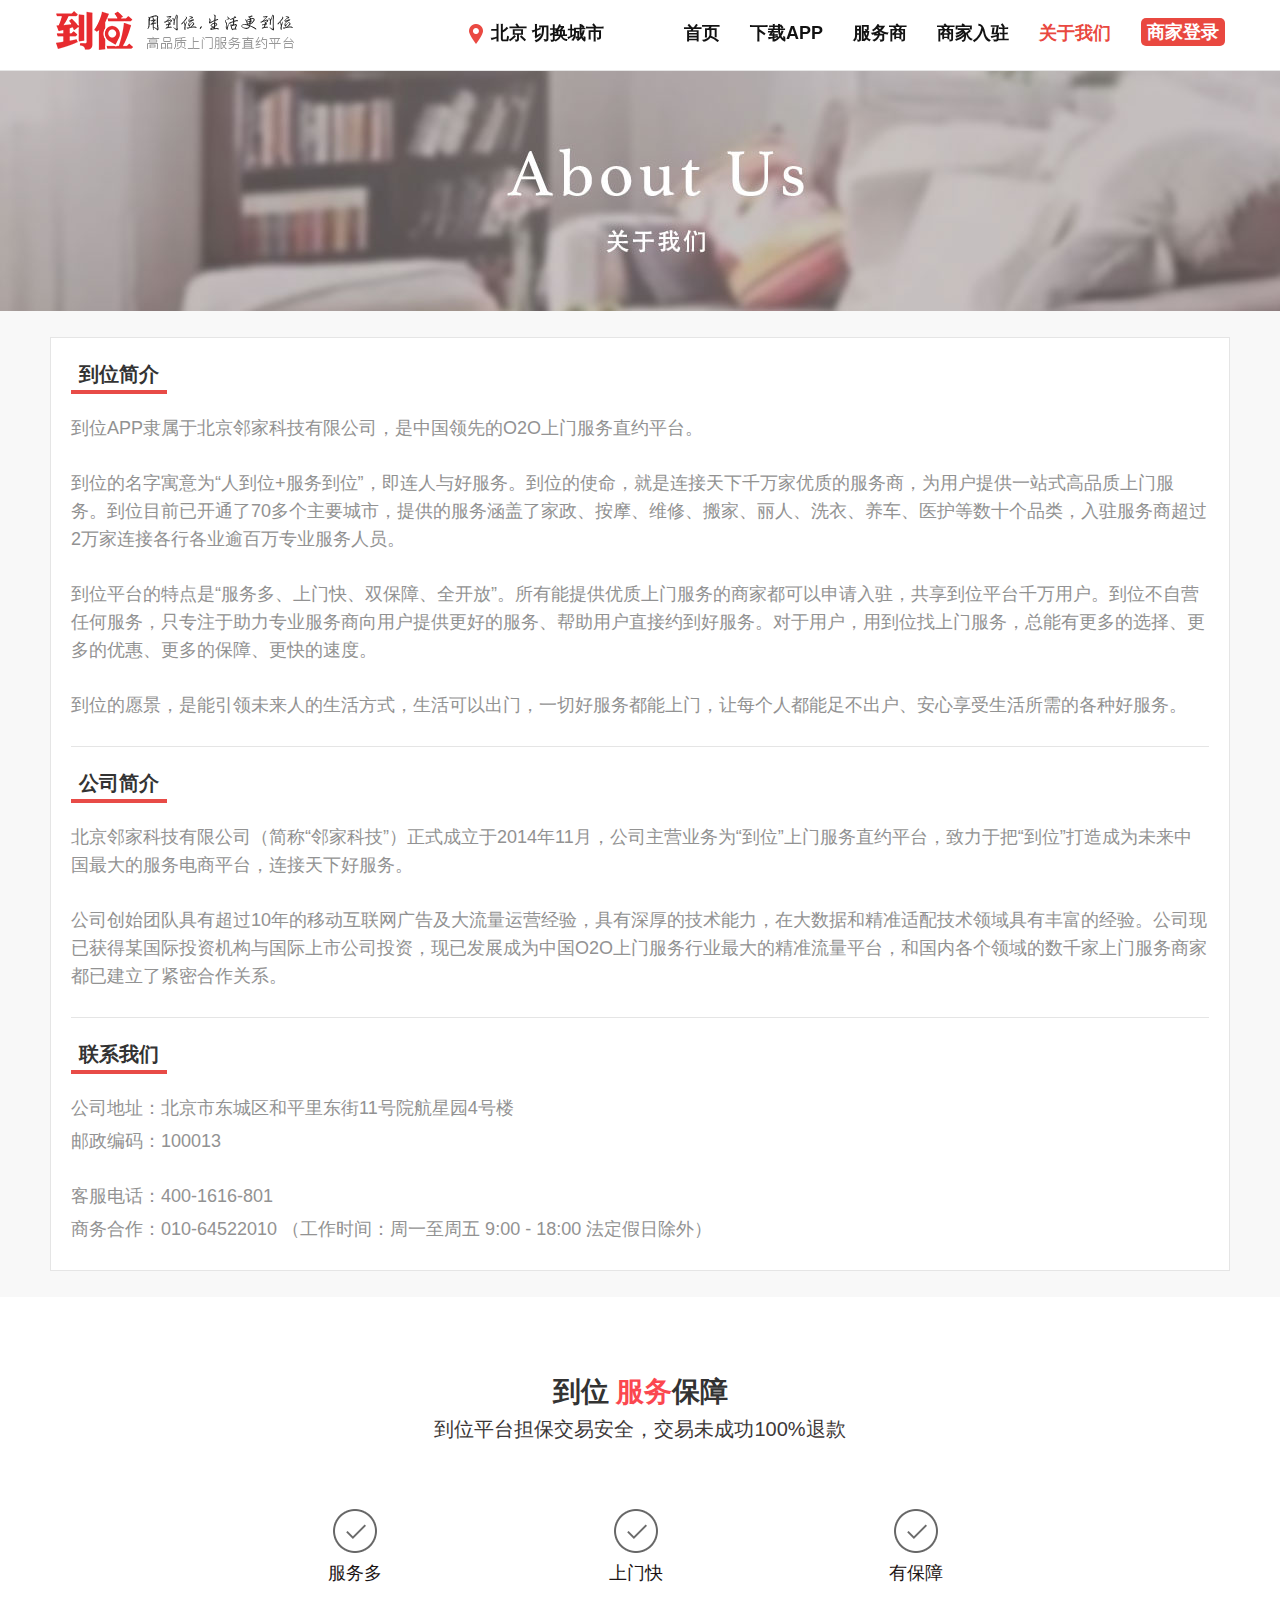
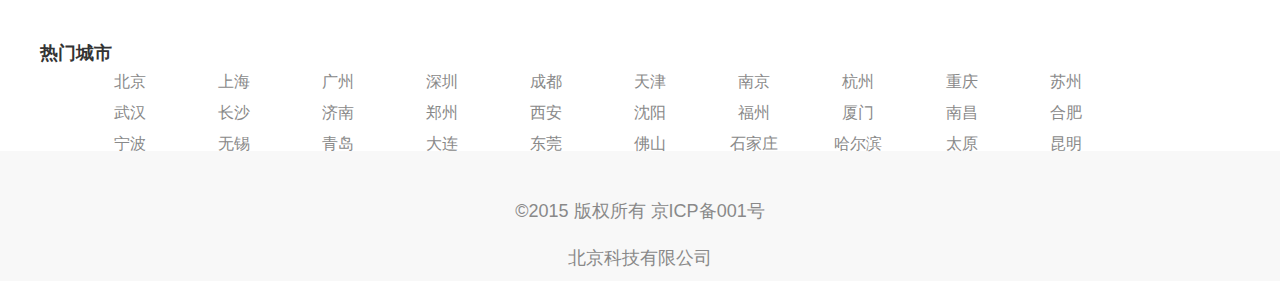
<file: about.html>
<!DOCTYPE html>
<html lang="en">
<head>
  <meta charset="UTF-8">
  <meta name="keywords" content="到位，到家，上门服务，家政服务，上门维修，上门按摩，搬家，北京家政服务，上海家政服务"/>
  <title>关于我们 - 高品质上门服务直约平台，家政服务，上门按摩，上门维修，搬家，安心到家！</title>
  <!--样式引入-->
  <link rel="stylesheet" href="css/reset.css">
  <link href="css/bootstrap.min.css" rel="stylesheet">
  <link rel='stylesheet' href="css/style.css"/>
  <link rel='stylesheet' href="css/footer.css"/>
  <link rel="stylesheet" href="css/about.css">
</head>
<body>
  <!--TODO 头部-->
  <header id="header" class="transparent">
    <div class="sticky-wrapper">
      <nav class="navbar navbar-default navbar-transparent" role="navigation">
        <div class="container">
          <div class="navbar-header">
            <a class="navbar-brand navbar-brand-img" href="./index.html">
              <img src="img/logo.png" class="img-responsive logo-white">
              <img src="img/logo.png" class="img-responsive logo-fixed">
            </a>
          </div>
          <div class="collapse navbar-collapse navbar-right" id="main-menu">
            <ul class="nav navbar-nav" id="navbar-nav">
              <li id="position">
                <a href="#">
                  <img src="img/citypoint.png">
                  <i id="showCity">
                    北京
                  </i>
                  <i id="city">
                    切换城市
                  </i>
                </a>
              </li>
              <li>
                <a href="./index.html">首页</a>
              </li>
              <li>
                <a href="./down.html">下载APP</a>
              </li>
              <li>
                <a href="./server.html">服务商</a>
              </li>
              <li>
                <a href="./join.html">商家入驻</a>
              </li>
              <li  class="active">
                <a href="./about.html">关于我们</a>
              </li>
              <li class="shanghu-right">
                <a id="shanghu" class="shanghu" href="./login.html">商家登录</a>
              </li>
            </ul>
          </div>
        </div>
      </nav>
    </div>
  </header>


  <!--TODO 关于介绍-->
  <div class="a_content">
    <div class="banner"></div>
    <div class="about-wrap">
      <h3>到位简介</h3>
      <div class="text">
        <p>到位APP隶属于北京邻家科技有限公司，是中国领先的O2O上门服务直约平台。</p>
        <p>到位的名字寓意为“人到位+服务到位”，即连人与好服务。到位的使命，就是连接天下千万家优质的服务商，为用户提供一站式高品质上门服务。到位目前已开通了70多个主要城市，提供的服务涵盖了家政、按摩、维修、搬家、丽人、洗衣、养车、医护等数十个品类，入驻服务商超过2万家连接各行各业逾百万专业服务人员。</p>
        <p>到位平台的特点是“服务多、上门快、双保障、全开放”。所有能提供优质上门服务的商家都可以申请入驻，共享到位平台千万用户。到位不自营任何服务，只专注于助力专业服务商向用户提供更好的服务、帮助用户直接约到好服务。对于用户，用到位找上门服务，总能有更多的选择、更多的优惠、更多的保障、更快的速度。</p>
        <p>到位的愿景，是能引领未来人的生活方式，生活可以出门，一切好服务都能上门，让每个人都能足不出户、安心享受生活所需的各种好服务。</p>
      </div>
      <h3>公司简介</h3>
      <div class="text">
        <p>北京邻家科技有限公司（简称“邻家科技”）正式成立于2014年11月，公司主营业务为“到位”上门服务直约平台，致力于把“到位”打造成为未来中国最大的服务电商平台，连接天下好服务。</p>
        <p>公司创始团队具有超过10年的移动互联网广告及大流量运营经验，具有深厚的技术能力，在大数据和精准适配技术领域具有丰富的经验。公司现已获得某国际投资机构与国际上市公司投资，现已发展成为中国O2O上门服务行业最大的精准流量平台，和国内各个领域的数千家上门服务商家都已建立了紧密合作关系。</p>
      </div>
      <h3>联系我们</h3>
      <div class="text" style="border-bottom: none">
        <p style="margin: 0">公司地址：北京市东城区和平里东街11号院航星园4号楼</p>
        <p>邮政编码：100013</p>
        <p style="margin: 0">客服电话：400-1616-801</p>
        <p>商务合作：010-64522010 （工作时间：周一至周五 9:00 - 18:00 法定假日除外）</p>
      </div>
    </div>
  </div>



  <!--TODO 服务信息-->
  <div class="baozhang" id="baozhang">
    <h2>到位
      <i>服务</i>保障
    </h2>
    <p>到位平台担保交易安全，交易未成功100%退款</p>
  </div>
  <div class="servi">
    <ul>
      <li><img src="img/quan.png"><br>服务多</li>
      <li><img src="img/quan.png"><br>上门快</li>
      <li><img src="img/quan.png"><br>有保障</li>
    </ul>
  </div>

  <!--TODO 底部-->
  <footer class="footer">
    <dl>
      <dt>热门城市</dt>
      <dd>
        <i>北京</i>
        <i>上海</i>
        <i>广州</i>
        <i>深圳</i>
        <i>成都</i>
        <i>天津</i>
        <i>南京</i>
        <i>杭州</i>
        <i>重庆</i>
        <i>苏州</i>
        <i>武汉</i>
        <i>长沙</i>
        <i>济南</i>
        <i>郑州</i>
        <i>西安</i>
        <i>沈阳</i>
        <i>福州</i>
        <i>厦门</i>
        <i>南昌</i>
        <i>合肥</i>
        <i>宁波</i>
        <i>无锡</i>
        <i>青岛</i>
        <i>大连</i>
        <i>东莞</i>
        <i>佛山</i>
        <i>石家庄</i>
        <i>哈尔滨</i>
        <i>太原</i>
        <i>昆明</i>
      </dd>
    </dl>
  </footer>
  <div class="beian">
    <p>©2015 版权所有 京ICP备001号</p>
    <p>北京科技有限公司</p>
  </div>
  <script src="js/jquery.min.js"></script>
  <script src="js/bootstrap.js"></script>
  <script src="js/plugins.js"></script>
  <script src="js/main.js"></script>
</body>
</html>
</file>
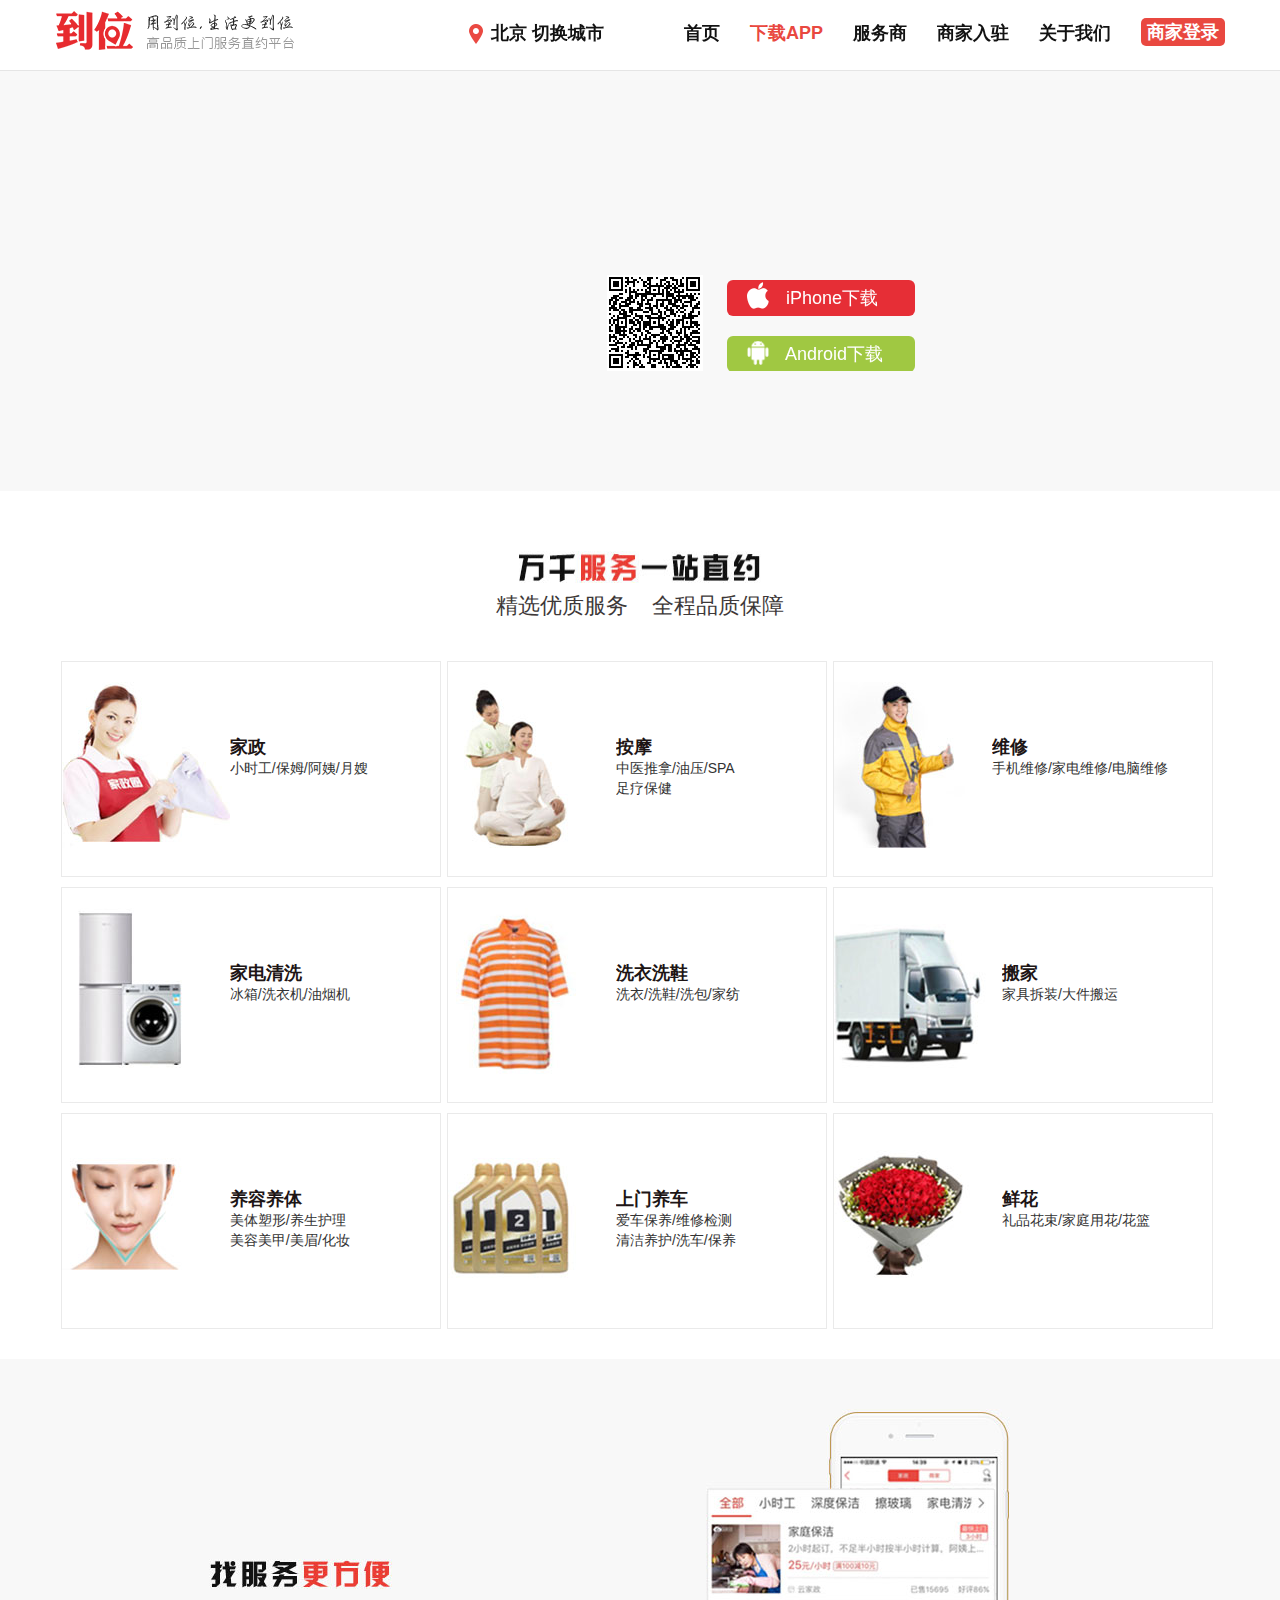
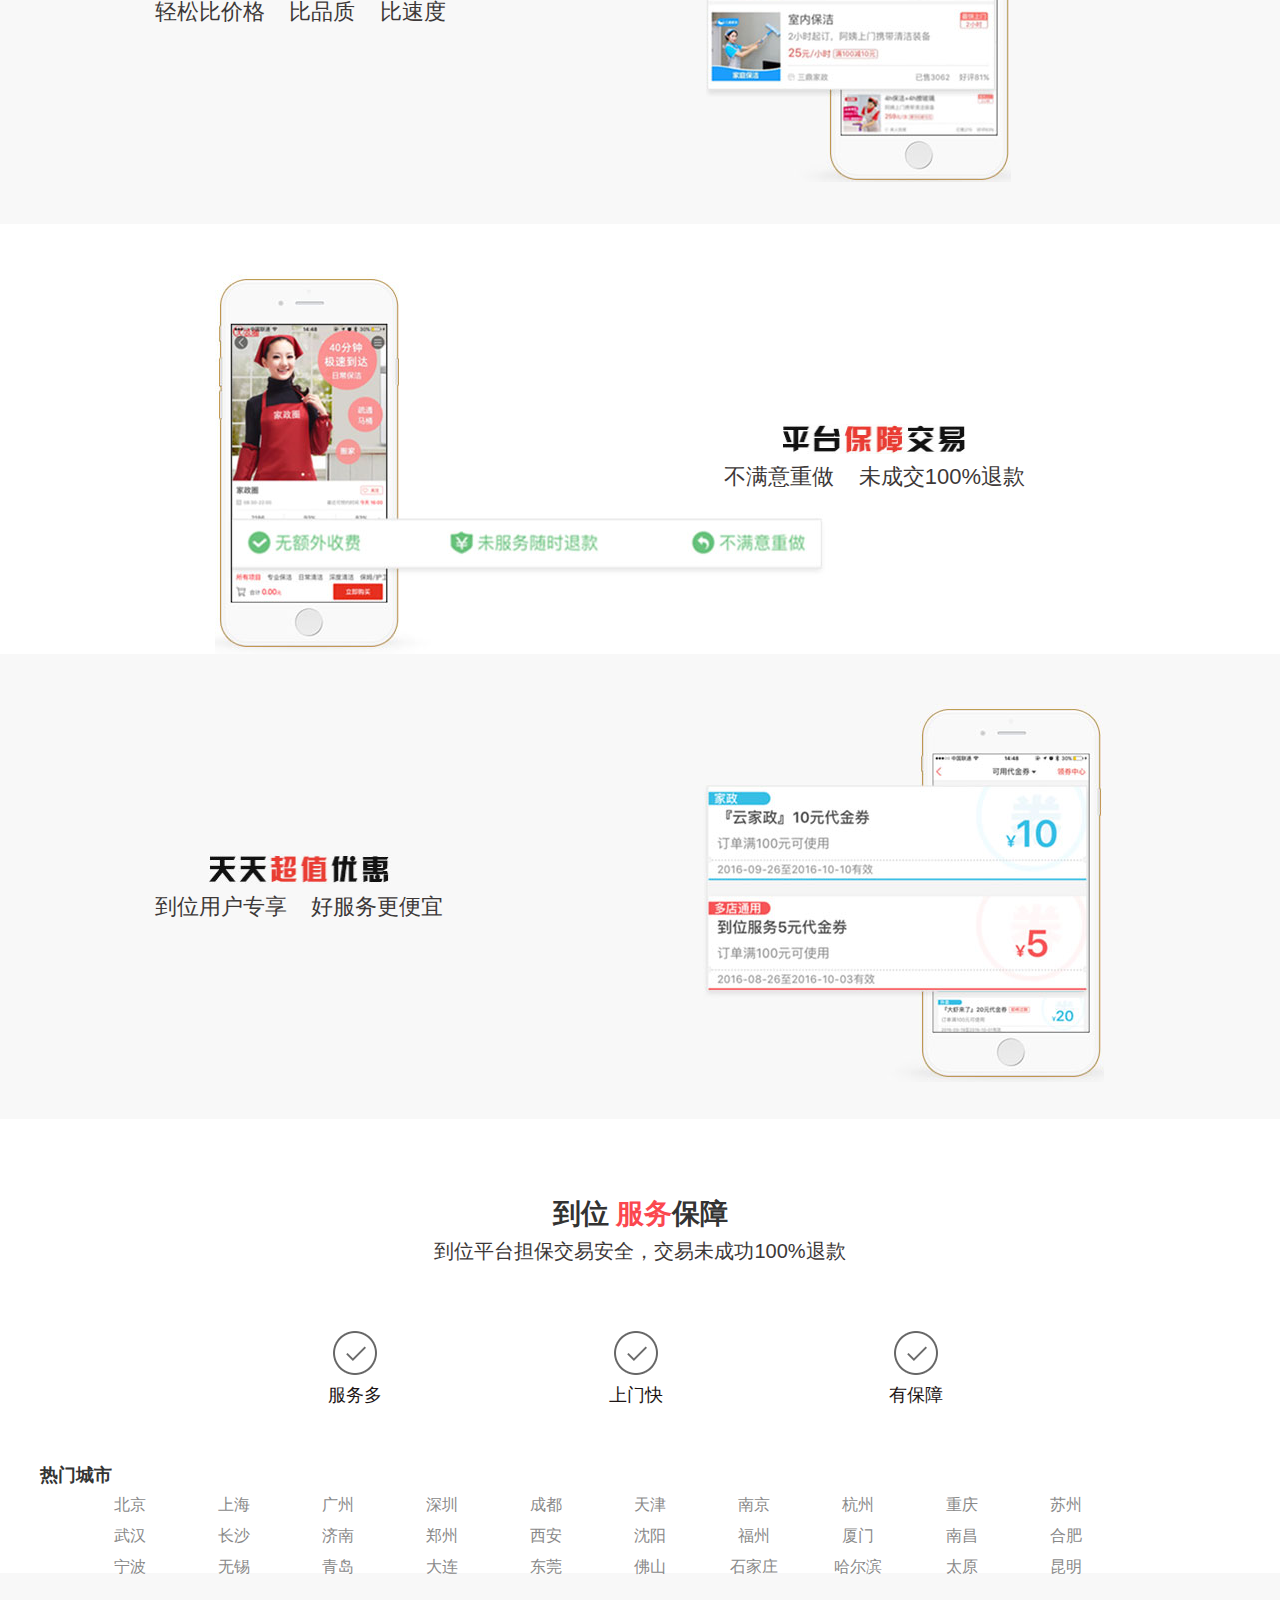
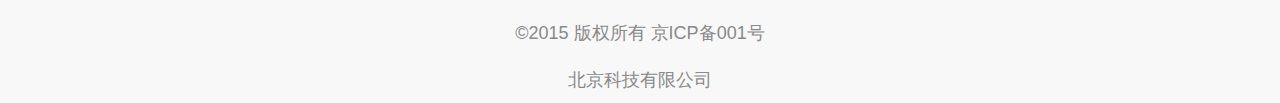
<file: down.html>
<!DOCTYPE html>
<html lang="en">
<head>
  <meta charset="UTF-8">
  <meta name="keywords" content="到位，到家，上门服务，家政服务，上门维修，上门按摩，搬家，北京家政服务，上海家政服务"/>
  <title>下载到位APP - 高品质上门服务直约平台，家政服务，上门按摩，上门维修，搬家，安心到家！</title>
  <!--样式引入-->
  <link rel="stylesheet" href="css/reset.css">
  <link href="css/bootstrap.min.css" rel="stylesheet">
  <link rel='stylesheet' href="css/style.css"/>
  <link rel='stylesheet' href="css/footer.css"/>
  <link rel="stylesheet" href="css/download.css">
</head>
<body>
  <!--TODO 头部-->
  <header id="header" class="transparent">
    <div class="sticky-wrapper">
      <nav class="navbar navbar-default navbar-transparent" role="navigation">
        <div class="container">
          <div class="navbar-header">
            <a class="navbar-brand navbar-brand-img" href="./index.html">
              <img src="img/logo.png" class="img-responsive logo-white">
              <img src="img/logo.png" class="img-responsive logo-fixed">
            </a>
          </div>
          <div class="collapse navbar-collapse navbar-right" id="main-menu">
            <ul class="nav navbar-nav" id="navbar-nav">
              <li id="position">
                <a href="#">
                  <img src="img/citypoint.png">
                  <i id="showCity">
                    北京
                  </i>
                  <i id="city">
                    切换城市
                  </i>
                </a>
              </li>
              <li>
                <a href="./index.html">首页</a>
              </li>
              <li class="active">
                <a href="./down.html">下载APP</a>
              </li>
              <li>
                <a href="./server.html">服务商</a>
              </li>
              <li>
                <a href="./join.html">商家入驻</a>
              </li>
              <li>
                <a href="./about.html">关于我们</a>
              </li>
              <li class="shanghu-right">
                <a id="shanghu" class="shanghu" href="./login.html">商家登录</a>
              </li>
            </ul>
          </div>
        </div>
      </nav>
    </div>
  </header>


  <div class="down-content">
    <!--导航图-->
    <div class="banner">
      <dl class="app">
        <dt>
          <img src="./img/app-yong-ma.png">
        </dt>
        <dd class="ios">
          <a href="javascript:;">
            <img src="./img/iph.png">
            iPhone下载
          </a>
        </dd>
        <dd>
          <a href="javascript:;">
            <img src="./img/and.png">
            Android下载
          </a>
        </dd>
      </dl>
    </div>

    <!--服务详情-->
    <div class="show-serve">
      <div class="container">
        <img src="./img/xiazaiye-_05.jpg">
        <p>精选优质服务&nbsp;&nbsp;&nbsp;&nbsp;全程品质保障</p>
        <ul class="serve-list">
          <li>
            <img src="./img/xiazaiye-_09.jpg">
            <span>
          <i><b>家政</b></i><i>小时工/保姆/阿姨/月嫂</i>
        </span>
          </li>
          <li>
            <img src="./img/xiazaiye-_11.jpg" width="168" height="166">
            <span><i><b>按摩</b></i><i>中医推拿/油压/SPA<br>足疗保健</i></span>
          </li>
          <li>
            <img src="./img/xiazaiye-_13.jpg" width="168" height="166">
            <span style="position: relative; right:10px"><i><b>维修</b></i><i>手机维修/家电维修/电脑维修</i></span>
          </li>
          <li>
            <img src="./img/xiazaiye-_18.jpg" width="168" height="166">
            <span><i><b>家电清洗</b></i><i>冰箱/洗衣机/油烟机</i></span>
          </li>
          <li>
            <img src="./img/xiazaiye-_19.jpg" width="168" height="166">
            <span><i><b>洗衣洗鞋</b></i><i>洗衣/洗鞋/洗包/家纺</i></span>
          </li>
          <li>
            <img src="./img/xiazaiye-_20.jpg" width="168" height="166">
            <span><i><b>搬家</b></i><i>家具拆装/大件搬运</i></span>
          </li>
          <li>
            <img src="./img/xiazaiye-_24.jpg" width="168" height="166">
            <span><i><b>养容养体</b></i><i>美体塑形/养生护理<br>美容美甲/美眉/化妆</i></span>
          </li>
          <li>
            <img src="./img/xiazaiye-_25.jpg" width="168" height="166">
            <span><i><b>上门养车</b></i><i>爱车保养/维修检测<br>清洁养护/洗车/保养</i></span>
          </li>
          <li>
            <img src="./img/xiazaiye-_26.jpg" width="168" height="166">
            <span><i><b>鲜花</b></i><i>礼品花束/家庭用花/花篮</i></span>
          </li>
        </ul>
      </div>
    </div>

    <!--大图-->
    <div class="serve-ad">
      <div class="container">
        <div class="ad-wrap clear">
          <div class="text">
            <img src="./img/xiazaiye-_34.jpg">
            <br>
            轻松比价格&nbsp;&nbsp;&nbsp;&nbsp;比品质&nbsp;&nbsp;&nbsp;&nbsp;比速度
          </div>
          <img src="./img/xiazaiye-_31.jpg" width="305" height="auto">
        </div>
      </div>
    </div>

    <div class="serve-ad white">
      <div class="container">
        <div class="ad-wrap left clear">
          <div class="text">
            <img src="./img/xiazaiye-_03.jpg">
            <br>
            不满意重做&nbsp;&nbsp;&nbsp;&nbsp;未成交100%退款
          </div>
          <img src="./img/xiazaiye-_39.jpg" width="614" height="auto">
        </div>
      </div>
    </div>

    <div class="serve-ad">
      <div class="container">
        <div class="ad-wrap clear">
          <div class="text">
            <img src="./img/xiazaiye-_45.jpg" width="183" height="30">
            <br>
            到位用户专享&nbsp;&nbsp;&nbsp;&nbsp;好服务更便宜
          </div>
          <img src="./img/xiazaiye-_43.jpg" width="401" height="378">
        </div>
      </div>
    </div>

  </div>


  <!--TODO 服务信息-->
  <div class="baozhang" id="baozhang">
    <h2>到位
      <i>服务</i>保障
    </h2>
    <p>到位平台担保交易安全，交易未成功100%退款</p>
  </div>
  <div class="servi">
    <ul>
      <li><img src="img/quan.png"><br>服务多</li>
      <li><img src="img/quan.png"><br>上门快</li>
      <li><img src="img/quan.png"><br>有保障</li>
    </ul>
  </div>

  <!--TODO 底部-->
  <footer class="footer">
    <dl>
      <dt>热门城市</dt>
      <dd>
        <i>北京</i>
        <i>上海</i>
        <i>广州</i>
        <i>深圳</i>
        <i>成都</i>
        <i>天津</i>
        <i>南京</i>
        <i>杭州</i>
        <i>重庆</i>
        <i>苏州</i>
        <i>武汉</i>
        <i>长沙</i>
        <i>济南</i>
        <i>郑州</i>
        <i>西安</i>
        <i>沈阳</i>
        <i>福州</i>
        <i>厦门</i>
        <i>南昌</i>
        <i>合肥</i>
        <i>宁波</i>
        <i>无锡</i>
        <i>青岛</i>
        <i>大连</i>
        <i>东莞</i>
        <i>佛山</i>
        <i>石家庄</i>
        <i>哈尔滨</i>
        <i>太原</i>
        <i>昆明</i>
      </dd>
    </dl>
  </footer>
  <div class="beian">
    <p>©2015 版权所有 京ICP备001号</p>
    <p>北京科技有限公司</p>
  </div>
  <script src="js/jquery.min.js"></script>
  <script src="js/bootstrap.js"></script>
  <script src="js/plugins.js"></script>
  <script src="js/main.js"></script>
</body>
</html>
</file>
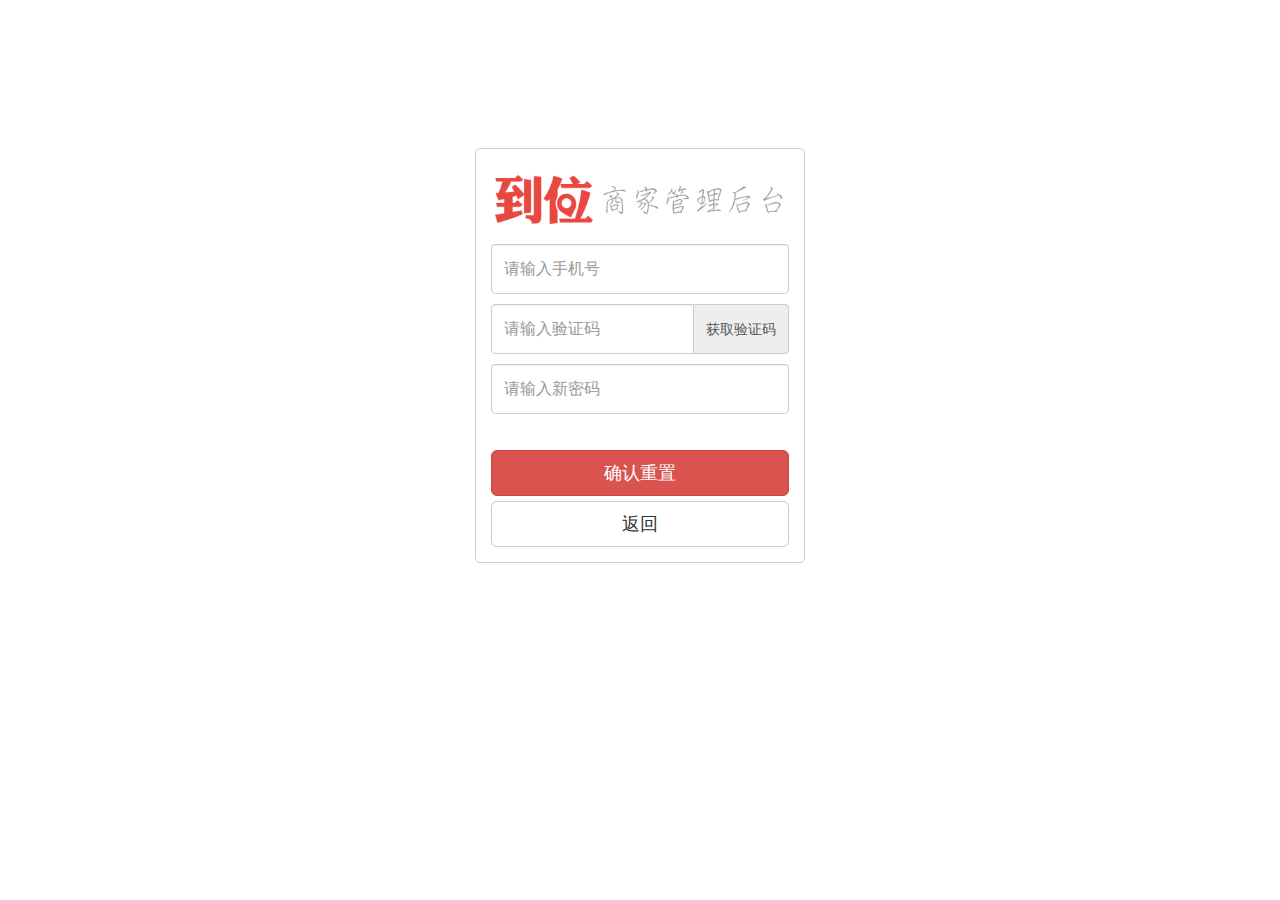
<file: forget.html>
<!DOCTYPE html>
<html lang="en">
<head>
  <meta charset="UTF-8">
  <link rel="stylesheet" href="./css/reset.css">
  <link rel="stylesheet" href="./css/bootstrap.min.css">
  <link rel="stylesheet" href="./css/login.css">
  <title>忘记密码</title>
</head>
<body>
  <div class="container">
  <div class="forgetpwd">
    <div class="content">
      <h2>到位商家管理后台</h2>
      <form action="" id="form1">
        <div class="control-group">
          <input class="form-control" placeholder="请输入手机号" id="inputTel" maxlength="11" autocomplete="off" required="required">
          <div class="input-group">
            <input class="form-control" placeholder="请输入验证码" maxlength="4" id="putCode" autocomplete="off" required="required">
            <span class="input-group-addon identCode" id="getCode">获取验证码</span>
          </div>
          <input class="form-control" placeholder="请输入新密码" id="password" minlength="6" maxlength="20" autocomplete="off" required="required">
        </div>
        <br>
        <div class="alert alert-danger alert-dismissible" role="alert" id="alert" style="display: none">
          <button type="button" class="close">×</button>
          <span id="text"></span>
        </div>
        <button class="btn btn-danger btn-lg btn-block" id="reset">确认重置</button>
        <a class="btn btn-default btn-lg btn-block" href="./login.html" role="button">返回</a>
      </form>
    </div>
  </div>
</div>
</body>
<script type="text/javascript">
  window.onload = function (){

    //获取验证码倒计时
    var sec = 60;
    var timer;
    var identCodeDom = document.querySelector(".identCode");
    identCodeDom.onclick = function (){
      clearInterval(timer);
      timer = setInterval(function(){
        if(sec<1){
          clearInterval(timer);
          identCodeDom.innerText = "重新获取验证码";
          sec = 60;
        }else{
          sec --;
          identCodeDom.innerHTML = sec+"秒后重新获取";
        }
      },1000);

    }
  };
</script>
</html>
</file>
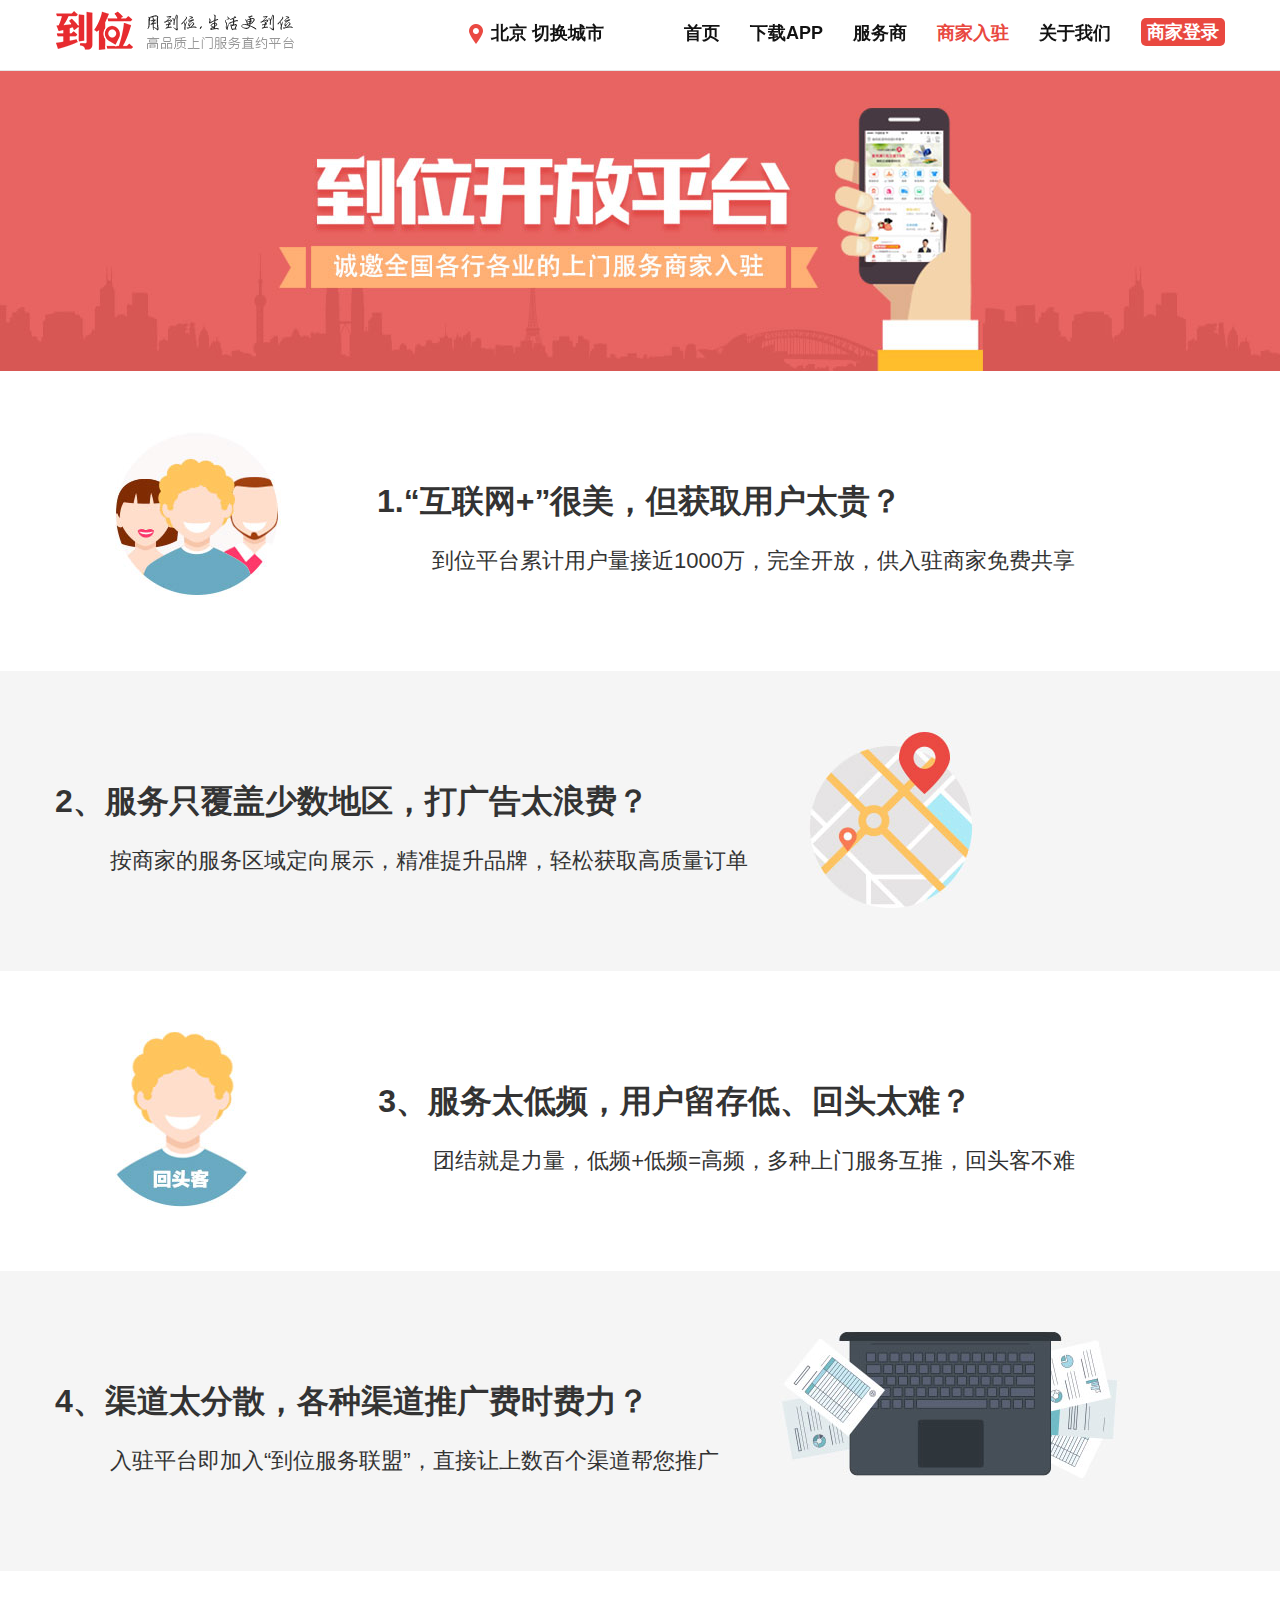
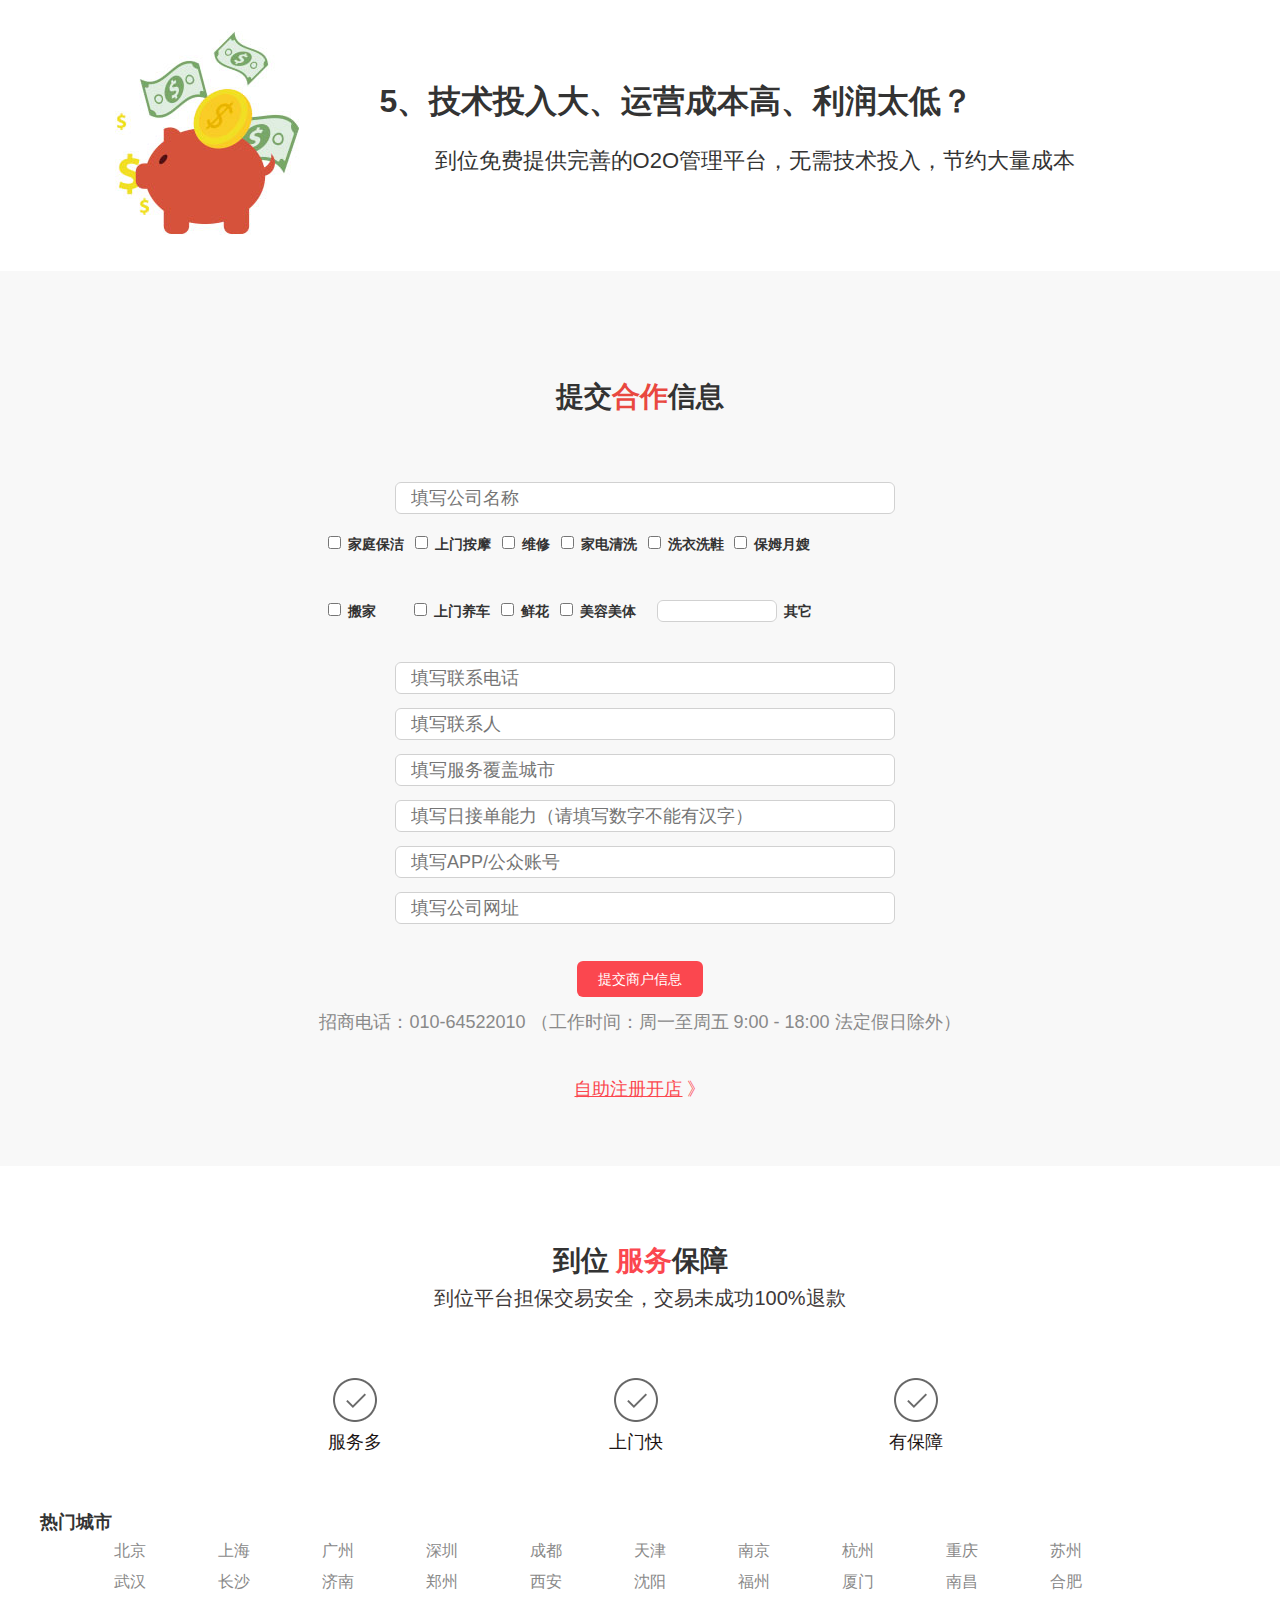
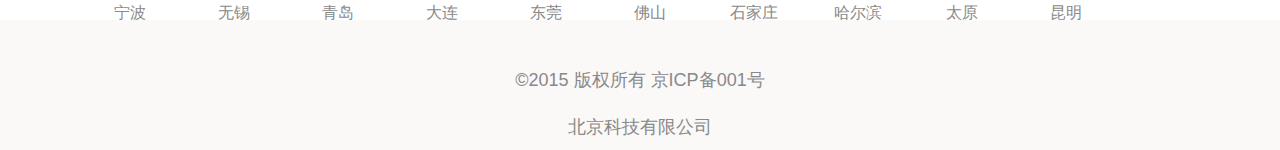
<file: join.html>
<!DOCTYPE html>
<html lang="en">
<head>
  <meta charset="UTF-8">
  <meta name="keywords" content="到位，到家，上门服务，家政服务，上门维修，上门按摩，搬家，北京家政服务，上海家政服务"/>
  <title>商家入驻 - 高品质上门服务直约平台，家政服务，上门按摩，上门维修，搬家，安心到家！</title>
  <!--样式引入-->
  <link rel="stylesheet" href="css/reset.css">
  <link href="css/bootstrap.min.css" rel="stylesheet">
  <link rel="stylesheet" href="css/style.css">
  <link rel='stylesheet' href="css/footer.css"/>
  <link rel="stylesheet" href="css/join.css">
</head>
<body>
  <!--TODO 头部-->
  <header id="header" class="transparent">
    <div class="sticky-wrapper">
      <nav class="navbar navbar-default navbar-transparent" role="navigation">
        <div class="container">
          <div class="navbar-header">
            <a class="navbar-brand navbar-brand-img" href="./index.html">
              <img src="img/logo.png" class="img-responsive logo-white">
              <img src="img/logo.png" class="img-responsive logo-fixed">
            </a>
          </div>
          <div class="collapse navbar-collapse navbar-right" id="main-menu">
            <ul class="nav navbar-nav" id="navbar-nav">
              <li id="position">
                <a href="#">
                  <img src="img/citypoint.png">
                  <i id="showCity">
                    北京
                  </i>
                  <i id="city">
                    切换城市
                  </i>
                </a>
              </li>
              <li>
                <a href="./index.html">首页</a>
              </li>
              <li>
                <a href="./down.html">下载APP</a>
              </li>
              <li>
                <a href="./server.html">服务商</a>
              </li>
              <li  class="active">
                <a href="./join.html">商家入驻</a>
              </li>
              <li>
                <a href="./about.html">关于我们</a>
              </li>
              <li class="shanghu-right">
                <a id="shanghu" class="shanghu" href="./login.html">商家登录</a>
              </li>
            </ul>
          </div>
        </div>
      </nav>
    </div>
  </header>

  <!--TODO 商家入驻-->
  <div class="j_content">
    <div class="banner2"></div>
    <div class="info2 clear right">
      <div class="container">
        <img src="./img/information1.jpg">
        <div class="info-detail">
          <p class="info-title">
            1.“互联网+”很美，但获取用户太贵？
          </p>
          <p>
            到位平台累计用户量接近1000万，完全开放，供入驻商家免费共享
          </p>
        </div>
      </div>
    </div>
    <div class="info2 left clear">
      <div class="container">
        <img src="./img/information2.jpg">
        <div class="info-detail">
          <p class="info-title">
            2、服务只覆盖少数地区，打广告太浪费？
          </p>
          <p>
            按商家的服务区域定向展示，精准提升品牌，轻松获取高质量订单
          </p>
        </div>
      </div>
    </div>
    <div class="info2 clear right">
      <div class="container">
        <img src="./img/information3.jpg">
        <div class="info-detail">
          <p class="info-title">
            3、服务太低频，用户留存低、回头太难？
          </p>
          <p>
            团结就是力量，低频+低频=高频，多种上门服务互推，回头客不难
          </p>
        </div>
      </div>
    </div>
    <div class="info2 left clear">
      <div class="container">
        <img src="./img/information4.jpg">
        <div class="info-detail">
          <p class="info-title">
            4、渠道太分散，各种渠道推广费时费力？
          </p>
          <p>
            入驻平台即加入“到位服务联盟”，直接让上数百个渠道帮您推广
          </p>
        </div>
      </div>
    </div>
    <div class="info2 clear right">
      <div class="container">
        <img src="./img/information5.jpg">
        <div class="info-detail">
          <p class="info-title">
            5、技术投入大、运营成本高、利润太低？
          </p>
          <p>
            到位免费提供完善的O2O管理平台，无需技术投入，节约大量成本
          </p>
        </div>
      </div>
    </div>

    <!--表单项-->
    <div class="j_form">
      <p class="form-title">
        提交<i>合作</i>信息
      </p>
      <form action="#">
        <div class="input-group">
          <label for="companyName">
            <i>*</i>
            公司名称 :
          </label>
          <input id="companyName" type="text" maxlength="30" placeholder="填写公司名称">
        </div>
        <div class="input-group">
          <label for="companyName">
            <i>*</i>
            服务项目 :
          </label>
          <div class="checkbox-group">
            <p>
              <input type="checkbox" id="1" value="家庭保洁"><label for="1">家庭保洁</label>
              <input type="checkbox" id="2" value="上门按摩"><label for="2">上门按摩</label>
              <input type="checkbox" id="3" value="维修"><label for="3">维修</label>
              <input type="checkbox" id="4" value="家电清洗"><label for="4">家电清洗</label>
              <input type="checkbox" id="5" value="洗衣洗鞋"><label for="5">洗衣洗鞋</label>
              <input type="checkbox" id="6" title="保姆月嫂"><label for="6">保姆月嫂</label>
            </p>
            <p>
              <input type="checkbox" id="7" value="搬家"><label for="7">搬家</label>
              <input type="checkbox" id="8" value="上门养车"><label for="8">上门养车</label>
              <input type="checkbox" id="9" value="鲜花"><label for="9">鲜花</label>
              <input type="checkbox" id="10" value="美容美体"><label for="10">美容美体</label>
              <input style="width: 120px; height: 22px; line-height: 22px" type="text" id="note"><label for="note">其它</label>
            </p>
          </div>
        </div>
        <div class="input-group">
          <label for="companyName">
            <i>*</i>
            联系电话 :
          </label>
          <input id="contactPhone" type="text" maxlength="30" placeholder="填写联系电话">
        </div>
        <div class="input-group">
          <label for="contactName">
            <i>*</i>
            联系人 :
          </label>
          <input id="contactName" type="text" maxlength="30" placeholder="填写联系人">
        </div>
        <div class="input-group">
          <label for="serviceCity">
            <i>*</i>
            服务覆盖城市 :
          </label>
          <input id="serviceCity" type="text" maxlength="30" placeholder="填写服务覆盖城市">
        </div>
        <div class="input-group">
          <label for="dayOrders">
            <i>*</i>
            日接单能力 :
          </label>
          <input id="dayOrders" type="text" maxlength="30" placeholder="填写日接单能力（请填写数字不能有汉字）">
        </div>
        <div class="input-group">
          <label for="apporoffieceid">
            <i>*</i>
            App/公众号 :
          </label>
          <input id="apporoffieceid" type="text" maxlength="30" placeholder="填写APP/公众账号">
        </div>
        <div class="input-group">
          <label for="companyHref">
            <i>*</i>
            公司网址 :
          </label>
          <input id="companyHref" type="text" maxlength="30" placeholder="填写公司网址">
        </div>
        <input class="submit" type="submit" value="提交商户信息">
      </form>
      <p class="contact">招商电话：010-64522010 （工作时间：周一至周五 9:00 - 18:00 法定假日除外）</p>
      <p>
        <a href="http://www.daoway.com/dian/#/regist" target="_blank">自助注册开店</a>
        》
      </p>
    </div>
  </div>

  <!--TODO 服务信息-->
  <div class="baozhang" id="baozhang">
    <h2>到位
      <i>服务</i>保障
    </h2>
    <p>到位平台担保交易安全，交易未成功100%退款</p>
  </div>
  <div class="servi">
    <ul>
      <li><img src="img/quan.png"><br>服务多</li>
      <li><img src="img/quan.png"><br>上门快</li>
      <li><img src="img/quan.png"><br>有保障</li>
    </ul>
  </div>

  <!--TODO 底部-->
  <footer class="footer">
    <dl>
      <dt>热门城市</dt>
      <dd>
        <i>北京</i>
        <i>上海</i>
        <i>广州</i>
        <i>深圳</i>
        <i>成都</i>
        <i>天津</i>
        <i>南京</i>
        <i>杭州</i>
        <i>重庆</i>
        <i>苏州</i>
        <i>武汉</i>
        <i>长沙</i>
        <i>济南</i>
        <i>郑州</i>
        <i>西安</i>
        <i>沈阳</i>
        <i>福州</i>
        <i>厦门</i>
        <i>南昌</i>
        <i>合肥</i>
        <i>宁波</i>
        <i>无锡</i>
        <i>青岛</i>
        <i>大连</i>
        <i>东莞</i>
        <i>佛山</i>
        <i>石家庄</i>
        <i>哈尔滨</i>
        <i>太原</i>
        <i>昆明</i>
      </dd>
    </dl>
  </footer>
  <div class="beian">
    <p>©2015 版权所有 京ICP备001号</p>
    <p>北京科技有限公司</p>
  </div>
  <script src="js/jquery.min.js"></script>
  <script src="js/bootstrap.js"></script>
  <script src="js/plugins.js"></script>
  <script src="js/main.js"></script>
</body>
</html>
</file>
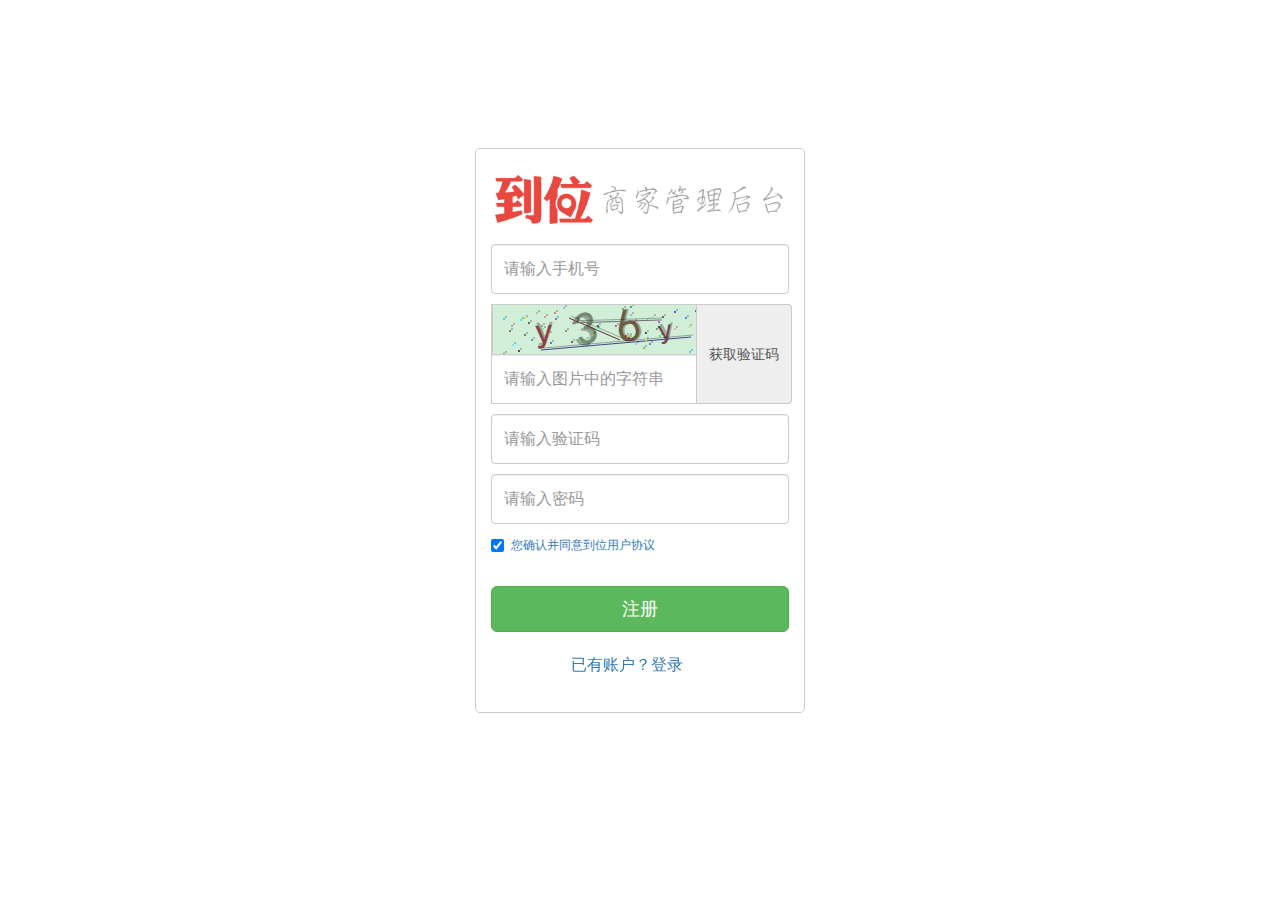
<file: register.html>
<!DOCTYPE html>
<html lang="en">
<head>
  <meta charset="UTF-8">
  <link rel="stylesheet" href="./css/reset.css">
  <link rel="stylesheet" href="./css/bootstrap.min.css">
  <link rel="stylesheet" href="./css/login.css">
  <title>注册</title>
</head>
<body>
  <div class="container">
    <div class="register">
      <form action="">
        <div class="content">
          <h2>到位商家管理后台</h2>
          <div class="control-group">
            <!--手机号-->
            <input class="form-control" placeholder="请输入手机号" id="inputTel" maxlength="11" required="required" pattern="1[3-9][0-9]{9}">
            <div class="input-group">
              <!--验证码-->
              <div id="codeImg">
                  <img src="img/QQ拼音截图20170615202403.png" alt="">
              </div>
              <input class="form-control" placeholder="请输入图片中的字符串" maxlength="4" id="putCodeImg"  autocomplete="off">
              <span class="input-group-addon" id="getCode">获取验证码</span>
            </div>
            <input class="form-control" placeholder="请输入验证码" id="putCode" maxlength="4" required="required" autocomplete="off">
            <input class="form-control" placeholder="请输入密码" id="password" required="required" minlength="6" maxlength="20" autocomplete="off">
          </div>
          <br>
        </div>
        <div class="checkbox">
          <label>
            <input type="checkbox" name="vehicle" value="car" checked id="checked">
            <a href="javascript:;">您确认并同意到位用户协议</a>
          </label>
        </div>
        <div class="alert alert-danger alert-dismissible" role="alert" id="alert" style="display: none">
          <button type="button" class="close">×</button>
          <span id="text"></span>
        </div>
        <button class="btn btn-success btn-lg btn-block"  id="register">注册</button>
        <div class="full">
          <a href="./login.html">已有账户？登录</a>
        </div>
      </form>
    </div>
  </div>
</body>
</html>
</file>
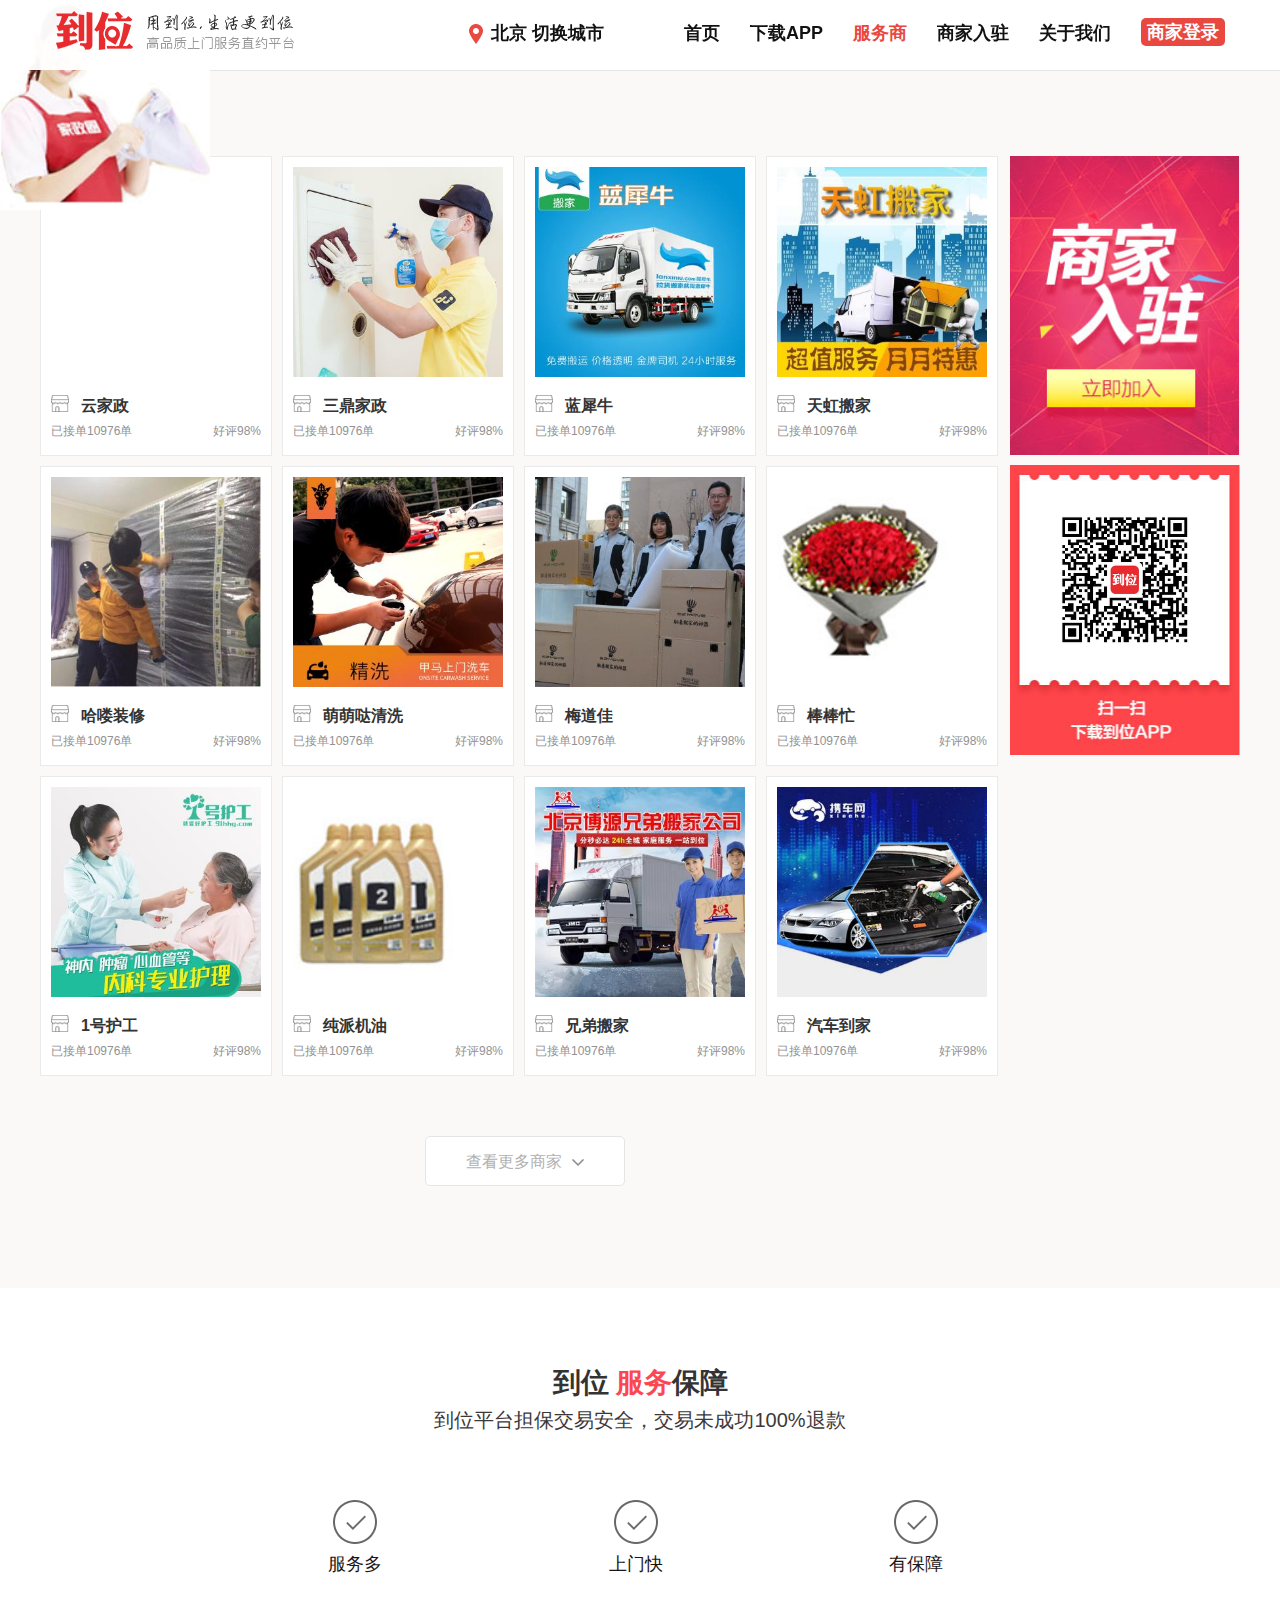
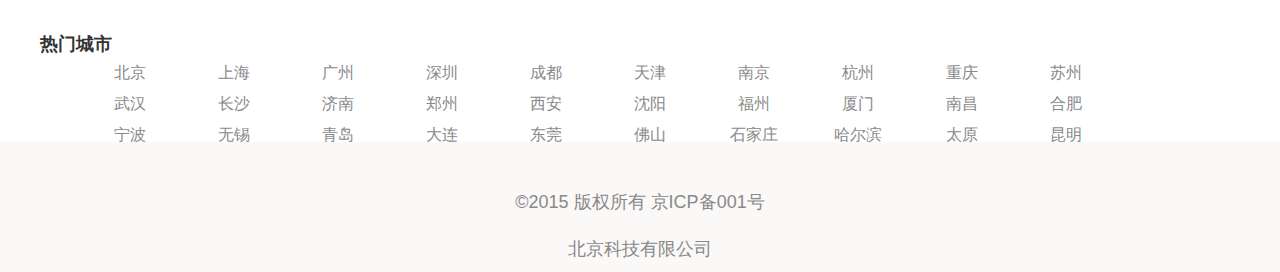
<file: server.html>
<!DOCTYPE html>
<html lang="en">
<head>
  <meta charset="UTF-8">
  <meta name="keywords" content="到位，到家，上门服务，家政服务，上门维修，上门按摩，搬家，北京家政服务，上海家政服务"/>
  <title>服务商 - 高品质上门服务直约平台，家政服务，上门按摩，上门维修，搬家，安心到家！</title>
  <!--样式引入-->
  <link rel="stylesheet" href="css/reset.css">
  <link href="css/bootstrap.min.css" rel="stylesheet">
  <link rel='stylesheet' href="css/style.css"/>
  <link rel='stylesheet' href="css/footer.css"/>
</head>
<body data-spy="scroll" data-target="#main-menu" style="overflow-x:hidden">
  <!--TODO 头部-->
  <header id="header" class="transparent">
    <div class="sticky-wrapper">
      <nav class="navbar navbar-default navbar-transparent" role="navigation">
        <div class="container">
          <div class="navbar-header">
            <a class="navbar-brand navbar-brand-img" href="./index.html">
              <img src="img/logo.png" class="img-responsive logo-white">
              <img src="img/logo.png" class="img-responsive logo-fixed">
            </a>
          </div>
          <div class="collapse navbar-collapse navbar-right" id="main-menu">
            <ul class="nav navbar-nav" id="navbar-nav">
              <li id="position">
                <a href="#">
                  <img src="img/citypoint.png">
                  <i id="showCity">
                    北京
                  </i>
                  <i id="city">
                    切换城市
                  </i>
                </a>
              </li>
              <li>
                <a href="./index.html">首页</a>
              </li>
              <li>
                <a href="./down.html">下载APP</a>
              </li>
              <li  class="active">
                <a href="./server.html">服务商</a>
              </li>
              <li>
                <a href="./join.html">商家入驻</a>
              </li>
              <li>
                <a href="./about.html">关于我们</a>
              </li>
              <li class="shanghu-right">
                <a id="shanghu" class="shanghu" href="./login.html">商家登录</a>
              </li>
            </ul>
          </div>
        </div>
      </nav>
    </div>
  </header>

  <!--TODO 服务商-->
  <h2 class="h2">服务商</h2>
  <div class="service-center">
    <div class="centerleft">
      <!--商户-->
      <div class="tabdiv">
        <ul class="ulactivety">
          <li>
            <a href="./server_item.html">
              <img src="img/xiazaiye-_09.jpg" width="210" height="210">
            </a>
            <p style="margin-top: 15px">
              <img style="margin-bottom: 5px" src="img/home1.png" width="18" height="17">
              <b>云家政</b>
            </p>
            <p class="pp">
              已接单10976单
              <i>好评98%</i>
            </p>
          </li>
          <li>
            <img src="img/familyE3.jpg" width="210" height="210">
            <p style="margin-top: 15px">
              <img style="margin-bottom: 5px" src="img/home1.png" width="18" height="17">
              <b>三鼎家政</b>
            </p>
            <p class="pp">
              已接单10976单
              <i>好评98%</i>
            </p>
          </li>
          <li>
            <img src="img/banjia1.jpg" width="210" height="210">
            <p style="margin-top: 15px">
              <img style="margin-bottom: 5px" src="img/home1.png" width="18" height="17">
              <b>蓝犀牛</b>
            </p>
            <p class="pp">
              已接单10976单
              <i>好评98%</i>
            </p>
          </li>
          <li>
            <img src="img/banjia2.jpg" width="210" height="210">
            <p style="margin-top: 15px">
              <img style="margin-bottom: 5px" src="img/home1.png" width="18" height="17">
              <b>天虹搬家</b>
            </p>
            <p class="pp">
              已接单10976单
              <i>好评98%</i>
            </p>
          </li>
          <li>
            <img src="img/banjia4.jpg" width="210" height="210">
            <p style="margin-top: 15px">
              <img style="margin-bottom: 5px" src="img/home1.png" width="18" height="17">
              <b>哈喽装修</b>
            </p>
            <p class="pp">
              已接单10976单
              <i>好评98%</i>
            </p>
          </li>
          <li>
            <img src="img/car2.jpg" width="210" height="210">
            <p style="margin-top: 15px">
              <img style="margin-bottom: 5px" src="img/home1.png" width="18" height="17">
              <b>萌萌哒清洗</b>
            </p>
            <p class="pp">
              已接单10976单
              <i>好评98%</i>
            </p>
          </li>
          <li>
            <img src="img/banjia3.jpg" width="210" height="210">
            <p style="margin-top: 15px">
              <img style="margin-bottom: 5px" src="img/home1.png" width="18" height="17">
              <b>梅道佳</b>
            </p>
            <p class="pp">
              已接单10976单
              <i>好评98%</i>
            </p>
          </li>
          <li>
            <img src="img/xiazaiye-_26.jpg" width="210" height="210">
            <p style="margin-top: 15px">
              <img style="margin-bottom: 5px" src="img/home1.png" width="18" height="17">
              <b>棒棒忙</b>
            </p>
            <p class="pp">
              已接单10976单
              <i>好评98%</i>
            </p>
          </li>
          <li>
            <img src="img/goHome1.jpg" width="210" height="210">
            <p style="margin-top: 15px">
              <img style="margin-bottom: 5px" src="img/home1.png" width="18" height="17">
              <b>1号护工</b>
            </p>
            <p class="pp">
              已接单10976单
              <i>好评98%</i>
            </p>
          </li>
          <li>
            <img src="img/xiazaiye-_25.jpg" width="210" height="210">
            <p style="margin-top: 15px">
              <img style="margin-bottom: 5px" src="img/home1.png" width="18" height="17">
              <b>纯派机油</b>
            </p>
            <p class="pp">
              已接单10976单
              <i>好评98%</i>
            </p>
          </li>
          <li>
            <img src="img/banjia5.jpg" width="210" height="210">
            <p style="margin-top: 15px">
              <img style="margin-bottom: 5px" src="img/home1.png" width="18" height="17">
              <b>兄弟搬家</b>
            </p>
            <p class="pp">
              已接单10976单
              <i>好评98%</i>
            </p>
          </li>
          <li>
            <img src="img/car5.jpg" width="210" height="210">
            <p style="margin-top: 15px">
              <img style="margin-bottom: 5px" src="img/home1.png" width="18" height="17">
              <b>汽车到家</b>
            </p>
            <p class="pp">
              已接单10976单
              <i>好评98%</i>
            </p>
          </li>
        </ul>
      </div>

      <div id="getServiceList" class="fenye" style="display: block;">
        <span>
          查看更多商家
          <img style="margin-left: 5px" src="img/fuwu_down2.jpg" width="12" height="7">
        </span>
      </div>
    </div>

    <!--TODO 广告商-->
    <div id="jiameng" class="centerright">
      <img style="cursor: pointer" src="img/tuijianfuwushang_03.jpg" width="230" height="auto">
      <div class="erweima"><img src="img/daowayApp.png" width="130" height="auto"></div>
    </div>
  </div>

  <!--TODO 服务信息-->
  <div class="baozhang" id="baozhang">
    <h2>到位
      <i>服务</i>保障
    </h2>
    <p>到位平台担保交易安全，交易未成功100%退款</p>
  </div>
  <div class="servi">
    <ul>
      <li><img src="img/quan.png"><br>服务多</li>
      <li><img src="img/quan.png"><br>上门快</li>
      <li><img src="img/quan.png"><br>有保障</li>
    </ul>
  </div>

  <!--TODO 底部-->
  <footer class="footer">
    <dl>
      <dt>热门城市</dt>
      <dd>
        <i>北京</i>
        <i>上海</i>
        <i>广州</i>
        <i>深圳</i>
        <i>成都</i>
        <i>天津</i>
        <i>南京</i>
        <i>杭州</i>
        <i>重庆</i>
        <i>苏州</i>
        <i>武汉</i>
        <i>长沙</i>
        <i>济南</i>
        <i>郑州</i>
        <i>西安</i>
        <i>沈阳</i>
        <i>福州</i>
        <i>厦门</i>
        <i>南昌</i>
        <i>合肥</i>
        <i>宁波</i>
        <i>无锡</i>
        <i>青岛</i>
        <i>大连</i>
        <i>东莞</i>
        <i>佛山</i>
        <i>石家庄</i>
        <i>哈尔滨</i>
        <i>太原</i>
        <i>昆明</i>
      </dd>
    </dl>
  </footer>
  <div class="beian">
    <p>©2015 版权所有 京ICP备001号</p>
    <p>北京科技有限公司</p>
  </div>
  <script src="js/jquery.min.js"></script>
  <script src="js/bootstrap.js"></script>
  <script src="js/plugins.js"></script>
  <script src="js/main.js"></script>
</body>
</html>
</file>
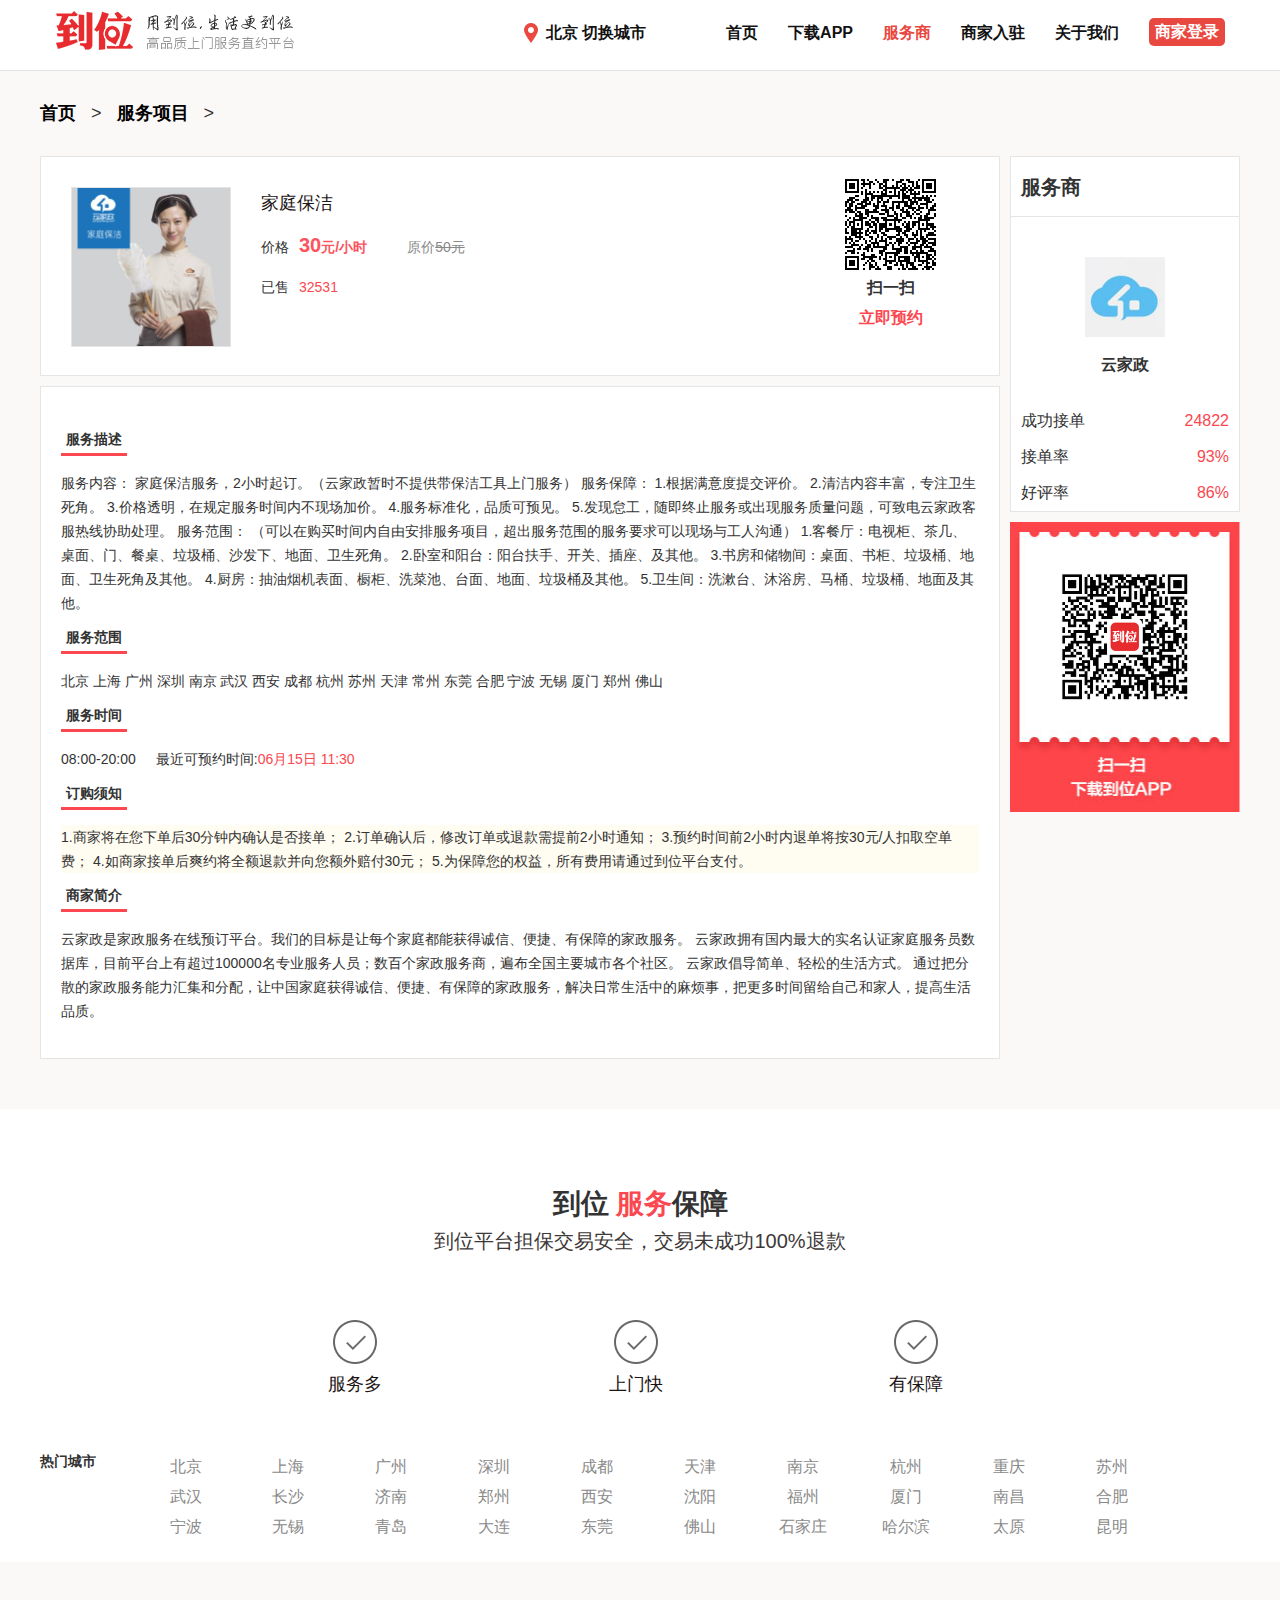
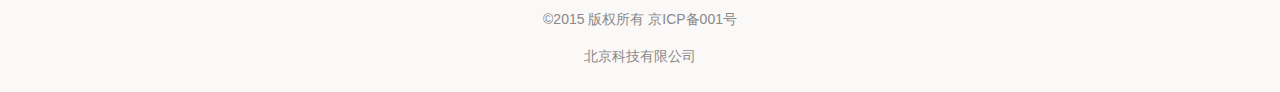
<file: server_item_detail.html>
<!DOCTYPE html>
<html lang="en">
<head>
  <meta charset="UTF-8">
  <meta name="keywords" content="到位，到家，上门服务，家政服务，上门维修，上门按摩，搬家，北京家政服务，上海家政服务"/>
  <title>到位APP - 高品质上门服务直约平台，家政服务，上门按摩，上门维修，搬家，安心到家！</title>
  <!--样式引入-->
  <link href="css/bootstrap.min.css" rel="stylesheet">
  <link rel='stylesheet' href="css/style.css"/>
  <link rel='stylesheet' href="css/footer.css"/>
</head>
<body data-spy="scroll" data-target="#main-menu" style="overflow-x:hidden">
  <!--TODO 头部-->
  <header id="header" class="transparent">
    <div class="sticky-wrapper">
      <nav class="navbar navbar-default navbar-transparent" role="navigation">
        <div class="container">
          <div class="navbar-header">
            <a class="navbar-brand navbar-brand-img" href="./index.html">
              <img src="img/logo.png" class="img-responsive logo-white">
              <img src="img/logo.png" class="img-responsive logo-fixed">
            </a>
          </div>
          <div class="collapse navbar-collapse navbar-right" id="main-menu">
            <ul class="nav navbar-nav" id="navbar-nav">
              <li id="position">
                <a href="#">
                  <img src="img/citypoint.png">
                  <i id="showCity">
                    北京
                  </i>
                  <i id="city">
                    切换城市
                  </i>
                </a>
              </li>
              <li>
                <a href="./index.html">首页</a>
              </li>
              <li>
                <a href="./down.html">下载APP</a>
              </li>
              <li class="active">
                <a href="./server.html">服务商</a>
              </li>
              <li>
                <a href="./join.html">商家入驻</a>
              </li>
              <li>
                <a href="./about.html">关于我们</a>
              </li>
              <li class="shanghu-right">
                <a id="shanghu" class="shanghu" href="./login.html">商家登录</a>
              </li>
            </ul>
          </div>
        </div>
      </nav>
    </div>
  </header>


  <!--TODO 服务商家主体-->
  <div class="service-center">
    <h2 class="h2">
      <a href="./index.html" style="color:black">首页</a>
      <i class="bright">&gt;</i>
      <a href="./server_item.html" style="color:black"><i id="categoryId">服务项目</i></a>
      <i class="bright">&gt;</i>
      <i class="cnav"></i>
    </h2>
    <!--TODO 服务商家主体左侧信息-->
    <div class="centerleft" style="width: 960px">
      <div id="curauto" class="ctop" style="border-top: 1px solid #e5e5e5;">
        <img class="pic" src="img/1.jpg" width="160" height="160">
        <span class="spm">
          <i>家庭保洁</i>
          <i>价格<b>30<em>元/小时</em></b><b class="oldpic" style="display: inline-block">原价<em>50元</em></b></i>
          <i style="display: none">优惠<em class="youhui" style="display: none"></em><em class="youhui" style="display: none"></em></i>
          <i>已售<em class="yishou">32531</em></i>
        </span>
        <span class="spf">
          <img src="img/app-yong-ma.png" alt="">
          <b>扫一扫</b><b>立即预约</b>
        </span>
      </div>
      <div class="cdown">
        <b>服务描述</b>
        <p id="servicePriceDescription">
          服务内容：
          家庭保洁服务，2小时起订。（云家政暂时不提供带保洁工具上门服务）

          服务保障：
          1.根据满意度提交评价。
          2.清洁内容丰富，专注卫生死角。
          3.价格透明，在规定服务时间内不现场加价。
          4.服务标准化，品质可预见。
          5.发现怠工，随即终止服务或出现服务质量问题，可致电云家政客服热线协助处理。

          服务范围：
          （可以在购买时间内自由安排服务项目，超出服务范围的服务要求可以现场与工人沟通）
          1.客餐厅：电视柜、茶几、桌面、门、餐桌、垃圾桶、沙发下、地面、卫生死角。
          2.卧室和阳台：阳台扶手、开关、插座、及其他。
          3.书房和储物间：桌面、书柜、垃圾桶、地面、卫生死角及其他。
          4.厨房：抽油烟机表面、橱柜、洗菜池、台面、地面、垃圾桶及其他。
          5.卫生间：洗漱台、沐浴房、马桶、垃圾桶、地面及其他。
        </p>
        <b>服务范围</b>
        <p>北京 上海 广州 深圳 南京 武汉 西安 成都 杭州 苏州 天津 常州 东莞 合肥 宁波 无锡 厦门 郑州 佛山</p>
        <b>服务时间</b>
        <p>08:00-20:00<i>最近可预约时间:<em>06月15日 11:30</em></i></p>
        <b>订购须知</b>
        <p id="orderingNotice" style="background: #fffcf1">
          1.商家将在您下单后30分钟内确认是否接单；
          2.订单确认后，修改订单或退款需提前2小时通知；
          3.预约时间前2小时内退单将按30元/人扣取空单费；
          4.如商家接单后爽约将全额退款并向您额外赔付30元；
          5.为保障您的权益，所有费用请通过到位平台支付。
        </p>
        <b>商家简介</b>
        <p id="serviceDescription">
          云家政是家政服务在线预订平台。我们的目标是让每个家庭都能获得诚信、便捷、有保障的家政服务。
          云家政拥有国内最大的实名认证家庭服务员数据库，目前平台上有超过100000名专业服务人员；数百个家政服务商，遍布全国主要城市各个社区。
          云家政倡导简单、轻松的生活方式。
          通过把分散的家政服务能力汇集和分配，让中国家庭获得诚信、便捷、有保障的家政服务，解决日常生活中的麻烦事，把更多时间留给自己和家人，提高生活品质。
        </p>
      </div>
    </div>

    <!--TODO 服务商家主体右侧信息-->
    <div class="centerright" style="position: relative; margin-left: 10px">
      <div class="rightct" style="cursor: pointer">
        <h3>服务商</h3>
        <img style="text-align: center; margin:40px 50px; margin-bottom: 10px" src="img/0000.jpg" width="80" height="80">
        <p style="text-align: center; margin-bottom: 20px; font-weight: bold">云家政</p>
        <p>成功接单<i>24822</i></p>
        <p>接单率<i>93%</i></p>
        <p>好评率<i>86%</i></p>
      </div>
      <div class="erweima"><img src="img/daowayApp.png" width="130" height="auto"></div>
    </div>
  </div>



  <!--TODO 服务信息-->
  <div class="baozhang" id="baozhang">
    <h2>到位
      <i>服务</i>保障
    </h2>
    <p>到位平台担保交易安全，交易未成功100%退款</p>
  </div>
  <div class="servi">
    <ul>
      <li><img src="img/quan.png"><br>服务多</li>
      <li><img src="img/quan.png"><br>上门快</li>
      <li><img src="img/quan.png"><br>有保障</li>
    </ul>
  </div>

  <!--TODO 底部-->
  <footer class="footer">
    <dl>
      <dt>热门城市</dt>
      <dd>
        <i>北京</i>
        <i>上海</i>
        <i>广州</i>
        <i>深圳</i>
        <i>成都</i>
        <i>天津</i>
        <i>南京</i>
        <i>杭州</i>
        <i>重庆</i>
        <i>苏州</i>
        <i>武汉</i>
        <i>长沙</i>
        <i>济南</i>
        <i>郑州</i>
        <i>西安</i>
        <i>沈阳</i>
        <i>福州</i>
        <i>厦门</i>
        <i>南昌</i>
        <i>合肥</i>
        <i>宁波</i>
        <i>无锡</i>
        <i>青岛</i>
        <i>大连</i>
        <i>东莞</i>
        <i>佛山</i>
        <i>石家庄</i>
        <i>哈尔滨</i>
        <i>太原</i>
        <i>昆明</i>
      </dd>
    </dl>
  </footer>
  <div class="beian">
    <p>©2015 版权所有 京ICP备001号</p>
    <p>北京科技有限公司</p>
  </div>
  <script src="js/jquery.min.js"></script>
  <script src="js/bootstrap.js"></script>
  <script src="js/plugins.js"></script>
  <script src="js/main.js"></script>
</body>
</html>
</file>
<file: css/style.css>
body, html {
  height: 100%
}

body {
  color: #333;
  font: 14px/1.14 "Hiragino Sans GB", "Microsoft YaHei", "微软雅黑", tahoma, arial, simsun, "宋体"
}

a, a:focus, a:hover {
  text-decoration: none
}

@media (max-width: 1024px) and (min-width: 768px) {
  /*横屏的平板*/
  body {
    width: 1200px
  }
}

a {
  color: #fff;
  -webkit-transition: color .5s;
  -moz-transition: color .5s;
  -o-transition: color .5s;
  -ms-transition: color .5s;
  transition: color .5s
}

.h1.fancy, .h2.fancy, .h3.fancy, .h4.fancy, .h5.fancy, .h6.fancy, h1.fancy, h2.fancy, h3.fancy, h4.fancy, h5.fancy, h6.fancy {
  font-family: dancing_scriptbold, Verdana, sans-serif
}

.h1, .h2, .h3, .h4, .h5, .h6, h1, h2, h3, h4, h5, h6 {
  font-family: latobold, Verdana, sans-serif;
  line-height: 1.1
}

.h1, .h2, .h3, h1, h2, h3 { /*margin:0 0 20px*/
  font-weight: 600;
}

.h4, .h5, .h6, h4, h5, h6 {
  margin: 0 0 10px
}

ol, p, ul {
  margin: 0 0 1.5em
}

.h1, h1 {
  font-size: 3.8em
}

.h2, h2 {
  font-size: 3em
}

ol, ul {
  padding: 0;
  list-style-type: none
}

.list-style {
  padding-left: 1.5em
}

.list-style.list-disc {
  list-style-type: disc
}

.list-style.list-circle {
  list-style-type: circle
}

.list-style.list-square {
  list-style-type: square
}

.list-style.list-decimal {
  list-style-type: decimal
}

.list-style.list-lower-alpha {
  list-style-type: lower-alpha
}

.list-style.list-upper-alpha {

  list-style-type: upper-alpha

}

.list-style.list-lower-roman {
  list-style-type: lower-roman
}

.list-style.list-upper-roman {
  list-style-type: upper-roman
}

.fa-ul > li {
  margin-bottom: .7em
}

. img {
  display: block;
  max-width: 100%
}

.img-responsive {
  display: block;
  width: 100%;
  max-width: 100%;
  height: auto
}

.sidebar-menu {
  font-size: 1.1em;
  text-align: right
}

.sidebar-menu li a {
  color: #7a7a7a;
  display: block;
  padding: 2px 0;
  text-transform: capitalize
}

.sidebar-menu li a:hover, .sidebar-menu li.active a {
  text-decoration: underline;
  color: #c90e31
}

.section {
  background-color: #fff;
  margin: 30px;
  margin-top: 0
}

.section-bg, .section.section-bg {
  position: relative;
  background-color: #9a8a8a;
  padding: 0;
  background-repeat: no-repeat;
  background-position: center center;
  -webkit-background-size: cover;
  background-size: cover
}

.section-overlay {
  position: absolute;
  left: 0;
  top: 0;
  width: 100%;
  height: 100%;
  z-index: 1
}

.parallax, .parallax-fixed {

  position: relative;

  background-attachment: fixed;

  -webkit-background-size: cover;

  background-size: cover;

  background-position: 0 0;

  background-repeat: repeat-y;

  overflow: hidden

}

.parallax .parallax-content, .parallax .vcenter-container, .parallax-fixed .parallax-content, .parallax-fixed .vcenter-container {

  position: relative;

  z-index: 1

}

.parallax .parallax-content, .parallax-fixed .parallax-content {

  padding: 80px 0

}

.section-bg header, .section > header {

  margin-bottom: 20px

}

.section-title {

  font-size: 60px;

  color: #4e4e4e;

  margin-bottom: 20px

}

.section-title > span {

  display: inline-block;

  padding: 0 10px

}

.parallax-desc, .section-desc { /*font-size:18px;*/

  width: 70%;

  margin: 0 auto;

  color: #333333

}

.section-bg .section-desc, .section-bg .section-title {

  color: #fff

}

.parallax-header {

  margin-bottom: 80px

}

.parallax-title {

  font-size: 36px;

  color: #fff;

  text-transform: capitalize;

  margin-bottom: 20px

}

.parallax-desc {

  font-size: 1.15em;

  color: #fff

}

.parallax-title.fancy, .section-title.fancy {

  font-family: dancing_scriptbold, Verdana, sans-serif

}

.parallax-title.fancy + .parallax-desc, .section-title.fancy + .section-desc {

  font-size: 17px

}

.breadcrumb {

  padding: .5em 1.8em;

  margin-bottom: 0;

  background: #f2f2f2;

  border-radius: .25em;

  font-size: 1.1em

}

.breadcrumb > li + li:before {

  color: #bababa

}

.breadcrumb > .active {

  color: #7a7a7a

}

.btn-blue.active, .btn-blue:active, .btn-green.active, .btn-green:active, .btn-lightblue.active, .btn-lightblue:active, .btn-lightgreen.active, .btn-lightgreen:active, .btn-orange.active, .btn-orange:active, .btn-purple.active, .btn-purple:active, .btn-red.active, .btn-red:active, .btn-yellow.active, .btn-yellow:active, .open .dropdown-toggle.btn-blue, .open .dropdown-toggle.btn-green, .open .dropdown-toggle.btn-lightblue, .open .dropdown-toggle.btn-orange, .open .dropdown-toggle.btn-purple, .open .dropdown-toggle.btn-red, .open .dropdown-toggle.btn-success, .open .dropdown-toggle.btn-yellow {

  background-image: none

}

.breadcrumb.blue a, .breadcrumb.green a, .breadcrumb.lightblue a, .breadcrumb.lightgreen a, .breadcrumb.orange a, .breadcrumb.purple a, .breadcrumb.red a, .breadcrumb.yellow a {

  color: #fff

}

.breadcrumb.blue .active, .breadcrumb.blue > li + li:before, .breadcrumb.green .active, .breadcrumb.green > li + li:before, .breadcrumb.lightblue .active, .breadcrumb.lightblue > li + li:before, .breadcrumb.lightgreen .active, .breadcrumb.lightgreen > li + li:before, .breadcrumb.orange .active, .breadcrumb.orange > li + li:before, .breadcrumb.purple .active, .breadcrumb.purple > li + li:before, .breadcrumb.red .active, .breadcrumb.red > li + li:before, .breadcrumb.yellow .active, .breadcrumb.yellow > li + li:before {

  color: #aeaeae

}

.btn {

  padding: .45em 1.3em;

  font-size: 14px;

  line-height: 1.5;

  border-radius: 4px;

  transition: all .4s;

  -webkit-transition: all .4s;

  -moz-transition: all .4s;

  -ms-transition: all .4s;

  -o-transition: all .4s

}

.btn-group-lg > .btn, .btn-lg {

  padding: .55em 1.8em;

  font-size: 19px;

  line-height: 1.5;

  border-radius: 6px

}

.btn-group-sm > .btn, .btn-sm {

  padding: .4em 1.1em;

  font-size: 13px;

  line-height: 1.5;

  border-radius: 3px

}

.btn-group-xs > .btn, .btn-xs {

  padding: .2em .7em;

  font-size: 11px;

  line-height: 1.5;

  border-radius: 3px

}

.badge {

  display: inline-block;

  min-width: 10px;

  padding: .25em .6em;

  font-size: 1em;

  border-radius: 10px

}

.btn .badge {

  top: 1px;

  margin: 0 .3em

}

.dropdown-menu {

  min-width: 160px;

  padding: .5em 0;

  margin: .2em 0 0;

  font-size: 15px;

  border: 1px solid #ccc;

  border: 1px solid rgba(0, 0, 0, .1);

  border-radius: 2px;

  -webkit-box-shadow: 0 5px 10px rgba(0, 0, 0, .145);

  box-shadow: 0 5px 10px rgba(0, 0, 0, .145)

}

.bs-glyphicons-list li:hover, .fontawesome-icon-list a:hover, .form-control[disabled], .form-control[readonly], fieldset[disabled] .form-control {

  background: #f1f1f1

}

.accordion-panel-body .accordion-body-wrapper {

  padding: 25px 0

}

.accordion-panel-body ul {

  padding-left: 20px

}

.accordion-panel-body ul li {

  color: #6d6c67;

  padding: 2.5px 0

}

.accordion-panel-body .fa-ul {

  padding-left: 2.1em

}

.accordion-btn-group {

  padding-bottom: 15px;

  border-bottom: 1px solid rgba(213, 213, 213, .7)

}

.accordion-btn-body-container .accordion-body-wrapper {

  padding: 10px 0

}

.accordion-panel .accordion-body-wrapper:before {

  display: none

}

.bs-glyphicons-list li, .fontawesome-icon-list a {

  color: #5a5a5a;

  display: block;

  padding: .3em .6em

}

.bs-glyphicons-list li .glyphicon, .fontawesome-icon-list a .fa {

  margin-right: .5em;

  width: 1.5em

}

.bs-glyphicons-list li {

  min-height: 50px;

  margin-bottom: 1em

}

.input-group textarea.form-control:last-child {

  border-radius: 4px !important

}

fieldset {

  padding: 0;

  margin: 0 0 60px;

  border: 0

}

.form-control {

  padding: 7.5px 15px 7.5px 20px;

  height: 36px;

  -webkit-box-shadow: none;

  box-shadow: none;

  border-radius: 4px;

  border-color: #dbdbdb;

  font-size: 14px;

  line-height: 1.5;

  margin-bottom: 30px

}

.form-control:focus {

  -webkit-box-shadow: none;

  box-shadow: none

}

.form-control:-moz-placeholder {

  color: #dbdbdb

}

.form-control::-moz-placeholder {

  color: #dbdbdb

}

.form-control:-ms-input-placeholder {

  color: #dbdbdb

}

.form-control::-webkit-input-placeholder {

  color: #dbdbdb

}

label {

  margin-bottom: 10px

}

.form-group:last-child {

  margin-bottom: 0

}

.form-horizontal .form-group-sm .form-control, .input-sm {

  height: 30px;

  padding: 5px 10px 5px 15px;

  font-size: 12px;

  line-height: 1.5;

  border-radius: 3px

}

select.input-sm {

  height: 30px;

  line-height: 30px

}

.form-horizontal .form-group-lg .form-control, .input-lg {

  height: 50px;

  padding: 12.5px 20px 12.5px 25px;

  font-size: 16px;

  line-height: 1.5;

  border-radius: 6px

}

select.input-lg {

  height: 46px;

  line-height: 46px

}

.input-group .form-control {

  border-radius: 0 4px 4px 0;

  box-shadow: none;

  -webkit-box-shadow: none

}

.input-group {

  margin-bottom: 30px;

  border-radius: 4px;

  position: relative

}

.input-group .form-control:first-child {

  border-top-left-radius: 4px;

  border-bottom-left-radius: 4px

}

.input-group-addon {

  padding: 6px 12px;

  font-size: 14px;

  font-weight: 400;

  line-height: 1;

  color: #8a8a8a;

  text-align: center;

  background-color: #f5f5f5;

  border: 1px solid #dbdbdb;

  border-radius: 4px;

  min-width: 120px

}

.input-group .input-group-addon:first-child {

  padding-left: 20px;

  text-align: left

}

.input-group .input-group-addon:last-child {

  padding-right: 20px;

  text-align: right

}

.input-group-addon.icon-addon {

  font-size: 18px;

  min-width: 60px

}

.input-group-sm .input-group-addon {

  border-radius: 4px

}

.input-group-sm > .form-control, .input-group-sm > .input-group-addon, .input-group-sm > .input-group-btn > .btn {

  height: 30px;

  padding: 5px 10px 5px 15px

}

.input-group-sm .input-group-addon.icon-addon {

  font-size: 14px;

  line-height: 18px;

  min-width: 30px

}

.input-group-lg .input-group-addon:first-child, .input-group-sm .input-group-addon:first-child {

  border-top-right-radius: 0;

  border-bottom-right-radius: 0

}

.input-group-lg .input-group-addon:last-child, .input-group-sm .input-group-addon:last-child {

  border-top-left-radius: 0;

  border-bottom-left-radius: 0

}

.input-group-lg .input-group-addon {

  padding: 12.5px 20px;

  font-size: 17px;

  border-radius: 4px

}

.input-group-btn:first-child > .btn, .input-group-btn:first-child > .btn-group {

  border-top-left-radius: 4px;

  border-bottom-left-radius: 4px

}

.input-group-btn:last-child > .btn, .input-group-btn:last-child > .btn-group {

  border-top-right-radius: 4px;

  border-bottom-right-radius: 4px

}

.input-group-lg > .form-control, .input-group-lg > .input-group-addon, .input-group-lg > .input-group-btn > .btn {

  height: 50px;

  padding: 12.5px 20px

}

.input-group-lg .input-group-addon.icon-addon {

  font-size: 24px;

  line-height: 30px;

  padding: 9px 20px;

  min-width: 70px

}

.no-minwidth {

  min-width: 0 !important

}

.input-group-addon input[type=checkbox], .input-group-addon input[type=radio] {

  line-height: 0;

  vertical-align: middle

}

.textarea-container {

  position: relative;

  width: 100%

}

.textarea-container .input-group-addon {

  position: absolute;

  top: 0;

  left: 0;

  width: 100%;

  border-radius: 4px 4px 0 0;

  padding: 12px 12px 12px 7px;

  z-index: 90

}

.textarea-container.textarea-container-lg .input-group-addon {

  font-size: 16px;

  padding: 16px 12px 16px 20px

}

.textarea-container .input-group-addon:first-child {

  border-right: 1px solid #dbdbdb

}

.textarea-container textarea {

  padding-top: 50px;

  margin-top: 5px

}

.textarea-container.textarea-container-lg textarea {

  padding-top: 60px

}

select.form-control {

  border-radius: 0;

  padding: 6px 12px

}

.input-group-btn > .btn {

  padding: 6.5px 14px

}

.form-control-feedback, .has-feedback label ~ .form-control-feedback {

  top: 35px;

  right: 10px

}

.input-lg + .form-control-feedback {

  top: 34px;

  right: 10px

}

.input-group > label {

  position: absolute;

  bottom: 100%;

  left: 0;

  font-size: 12px;

  margin-bottom: 6px;

  line-height: 1.5;

  margin-top: 0;

  font-weight: 600

}

.input-group > label.error {

  color: #de0000

}

.pagination-container {

  padding-top: 40px;

  border-top: 1px solid #dbdbdb

}

.pagination-container.clear-border {

  border-top: 0

}

.pagination {

  display: inline-block;

  margin: 0;

  border-radius: 0

}

.pagination > li {

  display: inline

}

.pagination > li > a, .pagination > li > span {

  display: inline-block;

  float: none;

  padding: 8px;

  width: 36px;

  height: 36px;

  margin-left: 4px;

  font-size: 14px;

  line-height: 18px;

  font-weight: 700;

  text-decoration: none;

  background-color: #dbdbdb;

  border: 1px solid #e4e2e2;

  -webkit-box-shadow: none;

  box-shadow: none;

  color: #757575;

  text-align: center;

  border-radius: 4px

}

.pagination > li:first-child > a, .pagination > li:first-child > span {

  margin-left: 0;

  border-bottom-left-radius: 4px;

  border-top-left-radius: 4px

}

.pagination > li:last-child > a, .pagination > li:last-child > span {

  border-top-right-radius: 4px;

  border-bottom-right-radius: 4px

}

.pagination > li > a:focus, .pagination > li > a:hover, .pagination > li > span:focus, .pagination > li > span:hover {

  color: #fff;

  background: #16c480;

  border-color: #16c480

}

.pagination > .active > a, .pagination > .active > a:focus, .pagination > .active > a:hover, .pagination > .active > span, .pagination > .active > span:focus, .pagination > .active > span:hover {

  color: #757575;

  background-color: #cecece;

  border-color: #cacaca

}

.pagination > .disabled > a, .pagination > .disabled > a:focus, .pagination > .disabled > a:hover, .pagination > .disabled > span, .pagination > .disabled > span:focus, .pagination > .disabled > span:hover {

  color: #999;

  cursor: not-allowed;

  background-color: #fff;

  border-color: #ddd

}

.carousel-inner > .item {

  padding: 0;

  margin: 0

}

.carousel-inner > .item a {

  display: block

}

.carousel-control {

  position: absolute;

  top: 50%;

  left: 0;

  width: 48px;

  height: 48px;

  margin-top: -24px;

  border-radius: 50%;

  line-height: 1px !important;

  text-align: center;

  text-shadow: none;

  filter: alpha(opacity=100);

  background-color: transparent;

  opacity: 1;

  transition: all .35s;

  -webkit-transition: all .35s;

  -moz-transition: all .35s;

  -ms-transition: all .35s;

  -o-transition: all .35s;

  color: #fff

}

.carousel-control:hover {

  color: #f8d61b;

  border-color: #f8d61b;

  background-color: transparent

}

.carousel-control.left {

  left: 20px;

  background-image: none

}

.carousel-control.right {

  left: auto;

  right: 20px;

  background-image: none

}

.carousel-caption {

  bottom: 50px

}

.popover {

  box-shadow: none;

  -webkit-box-shadow: none;

  z-index: 900;

  border: 1px solid #4e4e4e;

  background-color: #fff;

  border-radius: 0;

  padding: 0

}

.popover-title {

  padding: 10px 14px 6px;

  margin: 0;

  font-size: 18px;

  font-weight: 400;

  line-height: 1;

  background-color: #4e4e4e;

  border-bottom: 1px solid #4e4e4e;

  color: #fff;

  border-radius: 0;

  box-shadow: none;

  -webkit-box-shadow: none

}

.popover-content {

  padding: 9px 14px

}

.popover.top > .arrow {

  border-top-color: #4e4e4e

}

.popover.top > .arrow:after {

  border-top-color: #fff

}

.popover.right > .arrow {

  border-right-color: #4e4e4e

}

.popover.right > .arrow:after {

  border-right-color: #fff

}

.popover.bottom > .arrow, .popover.bottom > .arrow:after {

  border-bottom-color: #4e4e4e

}

.popover.left > .arrow {

  border-left-color: #4e4e4e

}

.popover.left > .arrow:after {

  border-left-color: #fff

}

.red + .popover {

  border: 1px solid #c90e31

}

.red + .popover .popover-title {

  background-color: #c90e31;

  border-bottom: 1px solid #c90e31

}

.red + .popover.top > .arrow {

  border-top-color: #c90e31

}

.red + .popover.right > .arrow {

  border-right-color: #c90e31

}

.red + .popover.bottom > .arrow, .red + .popover.bottom > .arrow:after {

  border-bottom-color: #c90e31

}

.red + .popover.left > .arrow {

  border-left-color: #c90e31

}

.orange + .popover {

  border: 1px solid #f49d14

}

.orange + .popover .popover-title {

  background-color: #f49d14;

  border-bottom: 1px solid #f49d14

}

.orange + .popover.top > .arrow {

  border-top-color: #f49d14

}

.orange + .popover.right > .arrow {

  border-right-color: #f49d14

}

.orange + .popover.bottom > .arrow, .orange + .popover.bottom > .arrow:after {

  border-bottom-color: #f49d14

}

.orange + .popover.left > .arrow {

  border-left-color: #f49d14

}

.yellow + .popover {

  border: 1px solid #f8d61b

}

.yellow + .popover .popover-title {

  background-color: #f8d61b;

  border-bottom: 1px solid #f8d61b

}

.yellow + .popover.top > .arrow {

  border-top-color: #f8d61b

}

.yellow + .popover.right > .arrow {

  border-right-color: #f8d61b

}

.yellow + .popover.bottom > .arrow, .yellow + .popover.bottom > .arrow:after {

  border-bottom-color: #f8d61b

}

.yellow + .popover.left > .arrow {

  border-left-color: #f8d61b

}

.lightblue + .popover {

  border: 1px solid #16c480

}

.lightblue + .popover .popover-title {

  background-color: #16c480;

  border-bottom: 1px solid #16c480

}

.lightblue + .popover.top > .arrow {

  border-top-color: #16c480

}

.lightblue + .popover.right > .arrow {

  border-right-color: #16c480

}

.lightblue + .popover.bottom > .arrow, .lightblue + .popover.bottom > .arrow:after {

  border-bottom-color: #16c480

}

.lightblue + .popover.left > .arrow {

  border-left-color: #16c480

}

.blue + .popover {

  border: 1px solid #1e53d8

}

.blue + .popover .popover-title {

  background-color: #1e53d8;

  border-bottom: 1px solid #1e53d8

}

.blue + .popover.top > .arrow {

  border-top-color: #1e53d8

}

.blue + .popover.right > .arrow {

  border-right-color: #1e53d8

}

.blue + .popover.bottom > .arrow, .blue + .popover.bottom > .arrow:after {

  border-bottom-color: #1e53d8

}

.blue + .popover.left > .arrow {

  border-left-color: #1e53d8

}

.purple + .popover {

  border: 1px solid #7f01c8

}

.purple + .popover .popover-title {

  background-color: #7f01c8;

  border-bottom: 1px solid #7f01c8

}

.purple + .popover.top > .arrow {

  border-top-color: #7f01c8

}

.purple + .popover.right > .arrow {

  border-right-color: #7f01c8

}

.purple + .popover.bottom > .arrow, .purple + .popover.bottom > .arrow:after {

  border-bottom-color: #7f01c8

}

.purple + .popover.left > .arrow {

  border-left-color: #7f01c8

}

.lightgreen + .popover {

  border: 1px solid #09d33d

}

.lightgreen + .popover .popover-title {

  background-color: #09d33d;

  border-bottom: 1px solid #09d33d

}

.lightgreen + .popover.top > .arrow {

  border-top-color: #09d33d

}

.lightgreen + .popover.right > .arrow {

  border-right-color: #09d33d

}

.lightgreen + .popover.bottom > .arrow, .lightgreen + .popover.bottom > .arrow:after {

  border-bottom-color: #09d33d

}

.lightgreen + .popover.left > .arrow {

  border-left-color: #09d33d

}

.green + .popover {

  border: 1px solid #0b9a0b

}

.green + .popover .popover-title {

  background-color: #0b9a0b;

  border-bottom: 1px solid #0b9a0b

}

.green + .popover.top > .arrow {

  border-top-color: #0b9a0b

}

.green + .popover.right > .arrow {

  border-right-color: #0b9a0b

}

.green + .popover.bottom > .arrow, .green + .popover.bottom > .arrow:after {

  border-bottom-color: #0b9a0b

}

.green + .popover.left > .arrow {

  border-left-color: #0b9a0b

}

.modal-header {

  padding: 20px 20px 15px;

  color: #fff

}

.modal-header .close {

  margin-top: 1.5px

}

.modal-footer, .modal-header {

  background-color: #ffb400

}

.modal-body {

  padding: 30px 20px 0 20px;

  line-height: 25px;

  font-size: 16px;

  text-align: justify

}

.modal-body .form-group:last-child, .modal-body .form-group:last-child .form-control {

  margin-bottom: 5px

}

.modal-footer {

  padding: 15px 20px

}

.modal-content {

  background-color: #fff;

  border: 1px solid #ffb400;

  border-radius: 5px;

  box-shadow: none;

  -webkit-box-shadow: none

}

.modal .input-group:last-child {

  margin-bottom: 0

}

.progress-container {

  position: relative

}

.progress {

  height: 40px;

  margin-bottom: 20px;

  overflow: visible;

  background-color: #eaeaea;

  border-radius: 0;

  box-shadow: none

}

.progress, .progress-bar {

  -webkit-box-shadow: none

}

.progress-bar {

  float: left;

  width: 0;

  height: 100%;

  font-size: 14px;

  line-height: 24px;

  color: #fff;

  text-align: center;

  box-shadow: none

}

.progress-bar-custom {

  position: relative;

  color: #fff

}

.progress-text {

  font: 700 14px/20px Arial, sans-serif;

  position: absolute;

  right: 10px;

  bottom: 10px;

  display: none;

  transition: all .3s;

  -webkit-transition: all .3s;

  -ms-transition: all .3s;

  -moz-transition: all .3s;

  -o-transition: all .3s

}

.progress-container .progress-title {

  font-size: 15px;

  line-height: 20px;

  text-transform: uppercase;

  position: absolute;

  left: 20px;

  top: 10px;

  z-index: 10;

  margin: 0

}

.progress-title a {

  color: #5a5a5a

}

span.tab-icon {

  display: block;

  text-align: center;

  font-size: 20px

}

.nav-pills {

  margin-bottom: 30px

}

.nav-pills > li {

  float: left

}

.nav-pills > li > a {

  border-radius: 6px;

  color: #554f4f;

  background-color: #f4f4f4

}

.nav-pills > li + li {

  margin: 0 0 0 10px

}

.nav-pills > li.active > a, .nav-pills > li.active > a:focus, .nav-pills > li.active > a:hover {

  color: #fff;

  background-color: #f8d61b

}

.nav-pills > li.active > a .tab-icon, .nav-pills > li.active > a:focus .tab-icon, .nav-pills > li.active > a:hover .tab-icon {

  color: #fff

}

.nav-tabs {

  border-bottom: 1px solid #cacaca;

  margin-bottom: 30px

}

.nav-tabs.reverse {

  border-bottom: 0;

  border-top: 1px solid #cacaca

}

.nav-tabs > li {

  float: left;

  margin-bottom: -1px

}

.nav-tabs.reverse > li {

  margin-top: -1px

}

.nav-tabs > li > a {

  margin-right: 5px;

  line-height: 26px;

  border: 1px solid transparent;

  border-radius: 0;

  color: #554f4f

}

.nav-tabs > li > a:hover {

  border-color: #cacaca

}

.nav-tabs > li.active > a, .nav-tabs > li.active > a:focus, .nav-tabs > li.active > a:hover {

  color: #554f4f;

  cursor: default;

  background-color: #fff;

  border: 1px solid #cacaca;

  border-bottom-color: transparent

}

.nav-tabs.reverse > li.active > a, .nav-tabs.reverse > li.active > a:focus, .nav-tabs.reverse > li.active > a:hover {

  border: 1px solid #cacaca;

  border-top-color: transparent

}

.nav-tabs.nav-justified {

  width: 100%;

  border-bottom: 0

}

.nav-pills.nav-justified > li, .nav-tabs.nav-justified > li {

  float: none

}

.nav-tabs.nav-justified > li > a {

  margin-bottom: 5px;

  text-align: center;

  margin-right: 0;

  border-radius: 0

}

.nav-tabs.nav-justified > .dropdown .dropdown-menu {

  top: auto;

  left: auto

}

@media (max-width: 767px) {

  .nav-pills.nav-justified > li + li {

    margin: 0

  }

}

.nav-tabs.nav-justified > .active > a, .nav-tabs.nav-justified > .active > a:focus, .nav-tabs.nav-justified > .active > a:hover {

  border: 1px solid #cacaca

}

@media (min-width: 768px) {

  .nav-pills.nav-justified > li, .nav-tabs.nav-justified > li {

    display: table-cell;

    width: 1%

  }

  .nav-tabs.nav-justified > li > a {

    margin-bottom: 0;

    border-bottom: 1px solid #cacaca;

    border-radius: 0

  }

  .nav-tabs.nav-justified > .active > a, .nav-tabs.nav-justified > .active > a:focus, .nav-tabs.nav-justified > .active > a:hover {

    border-bottom-color: #fff

  }

}

.tab-pane .list-margin, .tab-pane li {

  line-height: 30px;

  margin-bottom: 0

}

.tab-container.left .nav, .tab-container.right .nav {

  width: 200px;

  margin-bottom: 0

}

.tab-container.left .nav {

  float: left

}

.tab-container.right .nav {

  float: right

}

.tab-container.left .tab-content {

  margin-left: 200px;

  padding: 30px;

  border: 1px solid #cacaca

}

.tab-container.right .tab-content {

  margin-right: 200px;

  border: 1px solid #cacaca;

  padding: 30px

}

.tab-container.left .nav li, .tab-container.right .nav li {

  float: none;

  text-align: center

}

.tab-container .nav-tabs {

  border: 0

}

.tab-container.left .nav-tabs > li {

  margin: 0 -1px 0 0

}

.tab-container.right .nav-tabs > li {

  margin: 0 0 0 -1px

}

.tab-container .nav-tabs li a {

  margin: 0;

  padding: 12px 20px

}

.tab-container.left .nav-tabs > li.active > a, .tab-container.left .nav-tabs > li.active > a:focus, .tab-container.left .nav-tabs > li.active > a:hover {

  border-right-color: #fff

}

.tab-container.right .nav-tabs > li.active > a, .tab-container.right .nav-tabs > li.active > a:focus, .tab-container.right .nav-tabs > li.active > a:hover {

  border-left-color: #fff

}

.tab-container.left .nav-tabs > li > a {

  border-left: 1px solid #cacaca;

  border-top: 1px solid #cacaca;

  border-right-color: transparent

}

.tab-container.right .nav-tabs > li > a {

  border-right: 1px solid #cacaca;

  border-top: 1px solid #cacaca;

  border-left-color: transparent

}

.tab-container .nav-tabs > li:last-child > a, .tab-container .nav-tabs > li:last-child > a:hover {

  border-bottom: 1px solid #cacaca

}

.tab-container .nav-tabs > li > a:hover {

  border-bottom-color: transparent

}

.tab-container.left .nav-tabs > li > a:hover {

  border-right-color: #cacaca

}

.tab-container.right .nav-tabs > li > a:hover {

  border-left-color: #cacaca

}

@media (max-width: 767px) {

  .tab-container.left .nav, .tab-container.right .nav {

    float: none;

    width: 100%

  }

  .tab-container.left .tab-content {

    margin-left: 0;

    border: 0;

    padding: 30px 0 0

  }

  .tab-container.right .tab-content {

    margin-right: 0;

    border: 0;

    padding: 30px 0 0

  }

  .tab-container.left .nav-tabs > li > a {

    border-right-color: #cacaca

  }

  .tab-container.right .nav-tabs > li > a {

    border-left-color: #cacaca

  }

}

.article-meta-box, .owl-carousel .owl-item {

  float: left

}

/*

#home {

    overflow: hidden

}



#home.height-auto {

    height: auto !important

}



#home.homebg {

    background-image: url(../pcimages/homebg.jpg)

}



#home .section-content {

    padding-top: 0

}



#home .owl-carousel .owl-wrapper-outer {

    overflow: visible

}



#home.section {

    padding: 0

}



#home #portfolio-single-content .single-portfolio {

    padding-top: 130px

}



#home #portfolio-single-content .portfolio-close {

    top: 40px

}
*/

.section.greybg {

  background-color: #f4f4f4

}

.welcome-text {

  font-size: 3.8em;

  text-transform: capitalize;

  margin: 25px 0 110px;

  color: #3c3c3c

}

.welcome-text > .smaller {

  margin-top: 20px;

  display: block;

  font-size: .75em;

  color: #5a5a5a

}

#home.videobg {

  background-color: transparent

}

/*
.overlay-color {

    position: absolute;

    width: 100%;

    height: 100%;

    z-index: 0;

    background-color: rgba(248, 214, 27, .1);

    background-image: url(../pcimages/overlay/5.png);

    background-repeat: repeat

}
*/

#home-text-slider {

  background-color: rgba(0, 0, 0, .3);

  width: 100%;

  position: relative

}

#home .vcenter-container {

  table-layout: fixed

}

.home-text-slider {

  font: 100px/1 latobold, Verdana, sans-serif;

  color: #fff;

  text-transform: capitalize;

  width: 100%;

  text-align: center

}

.home-text-slider .text > span {

  display: inline-block;

  padding: 10px 0;

  border-top: 4px solid #fff;

  border-bottom: 4px solid #fff

}

.text-icon {

  font-size: .9em;

  display: inline-block

}

.home-text-slider.owl-theme .owl-controls .owl-page span {

  display: block;

  width: 10px;

  height: 10px;

  margin: 5px;

  -webkit-border-radius: 0;

  -moz-border-radius: 0;

  border-radius: 0;

  background: #fff

}

.home-text-slider.owl-theme .owl-controls .owl-page.active span, .home-text-slider.owl-theme .owl-controls.clickable .owl-page:hover span {

  background: #f8d61b

}

.home-text-slider.owl-theme .owl-controls {

  position: absolute;

  bottom: -50px;

  left: 0;

  width: 100%;

  margin: 0;

  padding: 0

}

.home-top-text {

  font: 52px/1 dancing_scriptbold, Verdana;

  margin-bottom: 10px;

  text-align: center

}

.home-flex-slider {

  text-align: center;

  font: 64px/1 latoregular, Verdana, sans-serif;

  text-transform: uppercase

}

.home-flex-slider li > p {

  padding: 10px 0;

  margin: 0

}

.scrollto-btn, .scrollto-btn:hover {

  display: block;

  z-index: 100;

  color: #fff !important;

  width: 50px;

  height: 50px;

  margin-left: 530px;

  margin-top: 8%;

  font-size: 24px;

  text-align: center;

  line-height: 46px;

  border: 2px solid #fff;

  border-radius: 50%

}

.section-bg .scrollto-btn:focus, .section-bg .scrollto-btn:hover {

  color: #fff;

  border-color: #fff

}

#header {
  width: 100%;
  background: #fff;
  border-bottom: 1px solid #e5e5e5;
}

.boxed #header, .boxed-long #header {
  width: auto
}

#header .navbar {
  font: 16px/1.5 latoregular, Verdana, sans-serif
}

.navbar {

  border: 0;

  margin: 0;

  z-index: 999;

  padding: 2.5px 0

}

.navbar-transparent .navbar-nav > li:last-child {

  margin-right: 0

}

@media (min-width: 768px) {

  .navbar {

    border-radius: 0

  }

}

.navbar-collapse {

  padding-left: 0;

  padding-right: 0

}

@media (max-width: 767px) {

  .navbar-collapse {

    padding-left: 15px;

    padding-right: 15px

  }

  .boxed #header, .boxed-long #header {

    width: 100%

  }

}

.navbar-fixed-bottom, .navbar-fixed-top {

  border: none !important

}

.boxed .navbar-fixed-bottom, .boxed .navbar-fixed-top, .boxed-long .navbar-fixed-bottom, .boxed-long .navbar-fixed-top {

  left: auto;

  right: auto

}

.navbar-header {

  position: relative

}

.navbar-brand {

  height: 65px;

  padding: 18px 20px 18px 15px;

  font-size: 40px;

  line-height: 29px;

  font-family: latobold, sans-serif

}

.navbar-brand.navbar-brand-img {

  padding: 0

}

.navbar .navbar-brand, .navbar.navbar-fixed-bottom .navbar-brand, .navbar.navbar-fixed-top .navbar-brand {

  padding: 5px 0

}

.navbar-transparent .navbar-brand {

  padding: 0

}

.navbar-transparent .logo-fixed, .navbar-transparent.navbar-fixed-bottom .logo-white, .navbar-transparent.navbar-fixed-top .logo-white {

  display: none

}

.navbar-transparent.navbar-fixed-bottom .logo-fixed, .navbar-transparent.navbar-fixed-top .logo-fixed {

  display: block

}

.fixed-animated {

  -webkit-animation-name: fixedHeader;

  animation-name: fixedHeader;

  -webkit-animation-duration: .8s;

  animation-duration: .8s;

  -webkit-transform-origin: center top;

  -ms-transform-origin: center top;

  transform-origin: center top

}

@-webkit-keyframes fixedHeader {

  0% {

    opacity: 0;

    transform: rotateX(100deg);

    -webkit-transform: rotateX(100deg);

    -moz-transform: rotateX(100deg);

    -ms-transform: rotateX(100deg);

    -o-transform: rotateX(100deg)

  }

  100% {

    opacity: 1;

    transform: rotateX(0);

    -webkit-transform: rotateX(0);

    -moz-transform: rotateX(0);

    -o-transform: rotateX(0);

    -ms-transform: rotateX(0)

  }

}

@keyframes fixedHeader {

  0% {

    opacity: 0;

    transform: rotateX(100deg);

    -webkit-transform: rotateX(100deg);

    -moz-transform: rotateX(100deg);

    -ms-transform: rotateX(100deg);

    -o-transform: rotateX(100deg)

  }

  100% {

    opacity: 1;

    transform: rotateX(0);

    -webkit-transform: rotateX(0);

    -moz-transform: rotateX(0);

    -o-transform: rotateX(0);

    -ms-transform: rotateX(0)

  }

}

i {
  font-style: normal
}

.navbar-brand.navbar-brand-img img {
  /*
        height: 100%;

        width: auto*/
  margin-top: 8px;

}

.navbar-toggle {

  margin-top: 15.5px;

  margin-bottom: 15.5px;

  border-radius: 0

}

.navbar-transparent.navbar-default .navbar-toggle {

  border-color: #fff

}

.navbar-transparent.navbar-default .navbar-toggle .icon-bar {

  background-color: #fff

}

.navbar-transparent.navbar-default .navbar-toggle:focus, .navbar-transparent.navbar-default .navbar-toggle:hover {

  background-color: #fff;

  border-color: #fff

}

.navbar-transparent.navbar-default .navbar-toggle:focus .icon-bar, .navbar-transparent.navbar-default .navbar-toggle:hover .icon-bar {

  background-color: #dbdbdb

}

.navbar-nav > li > a {

  padding-top: 10px;

  padding-bottom: 10px;

  line-height: 20px;

}

.navbar-nav .dropdown-menu {

  min-width: 190px;

  padding: 0;

  margin: 0;

  font-size: 1em;

  line-height: 1.5;

  list-style: none;

  background-clip: padding-box;

  border: 0;

  border-radius: 0

}

.navbar-nav .dropdown-menu > li > a {

  padding: 9px 20px;

  line-height: 1.5;

  white-space: nowrap

}

.navbar-nav .dropdown-menu > li > a:focus, .navbar-nav .dropdown-menu > li > a:hover {

  text-decoration: none

}

@media (min-width: 768px) {

  .navbar > .container .navbar-brand, .navbar > .container-fluid .navbar-brand {

    margin-left: 0

  }

}

.navbar-form {

  margin-top: 15.5px;

  margin-bottom: 15.5px

}

.navbar-default.navbar-transparent {

  box-shadow: none;

  -webkit-box-shadow: none

}

.navbar-default, .navbar-default .dropdown-menu, .navbar-default.navbar-transparent.navbar-fixed-top, .navbar-fixed-bottom.navbar-default {

  background-color: rgba(255, 255, 255, .96)

}

.no-shadow .navbar-default {

  box-shadow: none;

  -webkit-box-shadow: none

}

.navbar-default.navbar-transparent.navbar-fixed-top {

  box-shadow: 0 3px 6px rgba(0, 0, 0, .12);

  -webkit-box-shadow: 0 3px 6px rgba(0, 0, 0, .12)

}

.navbar-default {

  box-shadow: 0 3px 5px rgba(0, 0, 0, .15);

  -webkit-box-shadow: 0 3px 5px rgba(0, 0, 0, .15)

}

.navbar-fixed-bottom.navbar-default {

  box-shadow: 0 -3px 5px rgba(0, 0, 0, .15);

  -webkit-box-shadow: 0 -3px 5px rgba(0, 0, 0, .15)

}

.navbar-default .dropdown .dropdown-menu, .navbar-fixed-top.navbar-default .dropdown .dropdown-menu {

  -webkit-box-shadow: 0 4px 6px rgba(0, 0, 0, .15);

  box-shadow: 0 4px 6px rgba(0, 0, 0, .15)

}

.navbar-fixed-bottom.navbar-default .dropdown .dropdown-menu {

  margin-bottom: 0;

  -webkit-box-shadow: 0 -3px 5px rgba(0, 0, 0, .15);

  box-shadow: 0 -3px 5px rgba(0, 0, 0, .15);

  background-color: rgba(255, 255, 255, .96)

}

.navbar-default .dropdown-menu > .active > a, .navbar-default .dropdown-menu > li > a:focus, .navbar-default .dropdown-menu > li > a:hover {

  color: #16c480;

  background-color: transparent

}

.navbar-default .dropdown-menu > .active > a:focus, .navbar-default .dropdown-menu > .active > a:hover {

  color: #088bb2;

  background-color: transparent

}

.navbar-default .navbar-brand:focus, .navbar-default .navbar-brand:hover {

  color: #16c480

}

.navbar-default .navbar-nav > li > a, .navbar-default .navbar-text {

  color: #4e4e4e;
  font-weight: bold;

}

.navbar-default.navbar-transparent .navbar-nav > li > a, .navbar-default.navbar-transparent .navbar-text {

  color: #121212;

}

.navbar-default.navbar-transparent.navbar-fixed-bottom .navbar-nav > li > a, .navbar-default.navbar-transparent.navbar-fixed-bottom .navbar-text, .navbar-default.navbar-transparent.navbar-fixed-top .navbar-nav > li > a, .navbar-default.navbar-transparent.navbar-fixed-top .navbar-text {

  color: #4e4e4e

}

.navbar-default .navbar-nav > li > a:hover, .navbar-default.navbar-transparent.navbar-fixed-bottom .navbar-nav > li > a:focus, .navbar-default.navbar-transparent.navbar-fixed-bottom .navbar-nav > li > a:hover {
  color: #e94840;

  /*color: #fff !important;

    border-radius: 5px;*/

  background-color: #fff

}

.navbar-default.navbar-transparent.navbar-fixed-top .navbar-nav > .active > a, .navbar-default.navbar-transparent.navbar-fixed-top .navbar-nav > .active > a:focus, .navbar-default.navbar-transparent.navbar-fixed-top .navbar-nav > .active > a:hover, .navbar-default.navbar-transparent.navbar-fixed-top .navbar-nav > li > a:hover {

  color: #e94840;
  /* color: #fff !important;

     border-radius: 5px;*/

  background-color: #fff

}

.navbar-default .navbar-nav > .active > a, .navbar-default .navbar-nav > .active > a:focus, .navbar-default .navbar-nav > .active > a:hover, .navbar-default.navbar-transparent .navbar-nav > .active > a, .navbar-default.navbar-transparent .navbar-nav > .active > a:focus, .navbar-default.navbar-transparent .navbar-nav > .active > a:hover {

  color: #e94840;
  /*color: #fff;

    border-radius: 5px;*/
  background-color: #fff

}

.navbar-default .navbar-nav > .disabled > a, .navbar-default .navbar-nav > .disabled > a:focus, .navbar-default .navbar-nav > .disabled > a:hover {

  color: #ccc;

  background-color: transparent

}

.navbar-default .navbar-toggle {

  border-color: #cacaca

}

.navbar-default .navbar-toggle:focus, .navbar-default .navbar-toggle:hover {

  background-color: #f1f1f1
}

.navbar-default .navbar-toggle .icon-bar {

  background-color: #bababa

}

.navbar-default .navbar-collapse, .navbar-default .navbar-form {

  border-color: #e7e7e7;

  margin-top: 10px
}

.navbar-default .navbar-nav .open .dropdown-menu > li > a:focus, .navbar-default .navbar-nav .open .dropdown-menu > li > a:hover, .navbar-default .navbar-nav > .open > a, .navbar-default .navbar-nav > .open > a:focus, .navbar-default .navbar-nav > .open > a:hover {

  color: #16c480;

  background-color: transparent
}

@media (max-width: 767px) {

  .navbar-brand {

    margin-left: 15px

  }

  .navbar-nav .open .dropdown-menu .dropdown-header, .navbar-nav .open .dropdown-menu > li > a {
    padding-top: 6.5px;
    padding-bottom: 6.5px
  }

  .navbar-default .navbar-nav .open .dropdown-menu {

    box-shadow: none;

    -webkit-box-shadow: none
  }

  .navbar-transparent .navbar-collapse {
    background-color: rgba(255, 255, 255, .96)

  }

  .navbar-transparent .navbar-brand {
    padding: 11px 0;
  }

  .navbar-transparent.navbar-default .navbar-toggle, .navbar-transparent.navbar-default .navbar-toggle:focus, .navbar-transparent.navbar-default .navbar-toggle:hover {
    border-color: #eaeaea

  }

  .navbar-transparent.navbar-default .navbar-toggle .icon-bar {
    background-color: #eaeaea
  }

  .navbar-default .navbar-nav .open .dropdown-menu > li > a, .navbar-default.navbar-transparent .navbar-nav > li > a, .navbar-default.navbar-transparent .navbar-text {

    color: #4e4e4e;
    background-color: transparent;
    font-weight: bold;
  }

  .navbar-default .navbar-nav .open .dropdown-menu > li > a:focus, .navbar-default .navbar-nav .open .dropdown-menu > li > a:hover {
    color: #16c480;
    transition: color .3s;
    -webkit-transition: color .3s;
    -moz-transition: color .3s;
    -ms-transition: color .3s;
    -o-transition: color .3s;
    background-color: transparent
  }

  .navbar .sm-separator {

    margin-left: 0

  }

  .navbar-default .navbar-nav .open .dropdown-menu > .active > a, .navbar-default .navbar-nav .open .dropdown-menu > .active > a:focus, .navbar-default .navbar-nav .open .dropdown-menu > .active > a:hover {
    color: #16c480;
    background-color: transparent
  }

  .navbar-default .navbar-nav .open .dropdown-menu > .disabled > a, .navbar-default .navbar-nav .open .dropdown-menu > .disabled > a:focus, .navbar-default .navbar-nav .open .dropdown-menu > .disabled > a:hover {
    color: #ccc
  }
}

.navbar-default .navbar-link {
  color: #4e4e4e
}

.navbar-default .navbar-link:hover {
  color: #16c480
}

.navbar-inverse {
  box-shadow: 0 3px 5px rgba(0, 0, 0, .25);
  -webkit-box-shadow: 0 3px 5px rgba(0, 0, 0, .25);
  background-color: rgba(15, 15, 15, .92)
}

.navbar-inverse.more-transparent.navbar-fixed-bottom, .navbar-inverse.more-transparent.navbar-fixed-top {
  background-color: rgba(15, 15, 15, .65)
}

.navbar-fixed-bottom.navbar-inverse {

  box-shadow: 0 -3px 5px rgba(0, 0, 0, .25);

  -webkit-box-shadow: 0 -3px 5px rgba(0, 0, 0, .25)

}

.navbar-inverse.navbar-transparent {

  background-color: transparent;

  box-shadow: none;

  -webkit-box-shadow: none

}

.navbar-inverse.navbar-transparent.navbar-fixed-top {

  box-shadow: 0 3px 5px rgba(0, 0, 0, .25);

  -webkit-box-shadow: 0 3px 5px rgba(0, 0, 0, .25);

  background-color: rgba(15, 15, 15, .92)

}

.navbar-inverse.navbar-transparent.navbar-fixed-bottom {

  box-shadow: 0 3px 5px rgba(0, 0, 0, .25);

  box-shadow: 0 -3px 5px rgba(0, 0, 0, .25);

  -webkit-box-shadow: 0 -3px 5px rgba(0, 0, 0, .25)

}

.navbar-fixed-top.navbar-inverse .dropdown .dropdown-menu, .navbar-inverse .dropdown .dropdown-menu {

  -webkit-box-shadow: 0 5px 9px rgba(0, 0, 0, .6);

  box-shadow: 0 5px 9px rgba(0, 0, 0, .6);

  background-color: rgba(15, 15, 15, .92)

}

.navbar-fixed-bottom.navbar-inverse.more-transparent .dropdown .dropdown-menu, .navbar-fixed-top.navbar-inverse.more-transparent .dropdown .dropdown-menu {

  background-color: rgba(15, 15, 15, .65)

}

.navbar-fixed-bottom.navbar-inverse .dropdown .dropdown-menu {

  margin-bottom: 2.5px;

  -webkit-box-shadow: 0 -5px 9px rgba(0, 0, 0, .6);

  box-shadow: 0 -5px 9px rgba(0, 0, 0, .6)

}

.navbar-inverse .dropdown-menu {

  background-color: rgba(25, 25, 25, .96)

}

.navbar-inverse .dropdown-menu > li > a {

  color: #aeaeae

}

.navbar-inverse .dropdown-menu > .active > a, .navbar-inverse .dropdown-menu > .active > a:focus, .navbar-inverse .dropdown-menu > .active > a:hover, .navbar-inverse .dropdown-menu > li > a:focus, .navbar-inverse .dropdown-menu > li > a:hover {

  color: #fff;

  background-color: transparent

}

.navbar-inverse .navbar-brand {

  color: #aeaeae

}

.navbar-inverse .navbar-brand:focus, .navbar-inverse .navbar-brand:hover {

  color: #fff;

  background: 0

}

.navbar-inverse .navbar-text {

  color: #888

}

.navbar-inverse .navbar-nav > li > a {

  color: #aaa

}

.navbar-inverse .navbar-nav > .active > a, .navbar-inverse .navbar-nav > .active > a:focus, .navbar-inverse .navbar-nav > .active > a:hover, .navbar-inverse .navbar-nav > li > a:focus, .navbar-inverse .navbar-nav > li > a:hover {

  color: #fff;

  background-color: transparent

}

.navbar-inverse .navbar-nav > .disabled > a, .navbar-inverse .navbar-nav > .disabled > a:focus, .navbar-inverse .navbar-nav > .disabled > a:hover {

  color: #888;

  background-color: transparent

}

.navbar-inverse .navbar-toggle {

  border-color: #5a5a5a

}

.navbar-inverse .navbar-toggle:focus, .navbar-inverse .navbar-toggle:hover {

  background-color: #2e2e2e

}

.navbar-inverse .navbar-toggle .icon-bar {

  background-color: #5a5a5a

}

.navbar-inverse .navbar-collapse, .navbar-inverse .navbar-form {

  border-color: #101010

}

.navbar-inverse .navbar-nav > .open > a, .navbar-inverse .navbar-nav > .open > a:focus, .navbar-inverse .navbar-nav > .open > a:hover {

  color: #fff;

  background-color: transparent

}

@media (max-width: 767px) {

  .navbar-inverse .navbar-nav .open .dropdown-menu {

    box-shadow: none;

    -webkit-box-shadow: none;

    background-color: transparent

  }

  .navbar-inverse .navbar-nav .open .dropdown-menu > .dropdown-header {

    border-color: #aeaeae

  }

  .navbar-inverse .navbar-nav .open .dropdown-menu .divider {

    background-color: #aaa

  }

  .navbar-inverse .navbar-nav .open .dropdown-menu > li > a {

    color: #aeaeae;

    background-color: transparent

  }

  .navbar-inverse .navbar-nav .open .dropdown-menu > li > a:focus, .navbar-inverse .navbar-nav .open .dropdown-menu > li > a:hover {

    color: #fff;

    transition: color .5s;

    -webkit-transition: color .5s;

    -moz-transition: color .5s;

    -ms-transition: color .5s;

    -o-transition: color .5s;

    background-color: transparent

  }

  .navbar-inverse .navbar-nav .open .dropdown-menu > .active > a, .navbar-inverse .navbar-nav .open .dropdown-menu > .active > a:focus, .navbar-inverse .navbar-nav .open .dropdown-menu > .active > a:hover {

    color: #fff;

    background-color: rgba(0, 0, 0, .1)

  }

  .navbar-inverse .navbar-nav .open .dropdown-menu > .disabled > a, .navbar-inverse .navbar-nav .open .dropdown-menu > .disabled > a:focus, .navbar-inverse .navbar-nav .open .dropdown-menu > .disabled > a:hover {

    color: #444;

    background-color: transparent

  }

}

.navbar-inverse .navbar-link {

  color: #aaa

}

.navbar-inverse .navbar-link:hover {

  color: #5dc8cd

}

.carousel-container {

  position: relative;

  overflow: hidden

}

.carousel-container img {

  width: 100%

}

.owl-carousel .owl-wrapper:after {

  content: ".";

  display: block;

  clear: both;

  visibility: hidden;

  line-height: 0;

  height: 0

}

.owl-carousel, .owl-carousel .owl-wrapper {

  position: relative;

  display: none

}

.owl-carousel {

  width: 100%;

  -ms-touch-action: pan-y

}

.owl-carousel .owl-wrapper-outer {

  position: relative;

  width: 100%;

  overflow: hidden

}

.owl-carousel .owl-wrapper-outer.autoHeight {

  -webkit-transition: height 500ms ease-in-out;

  -moz-transition: height 500ms ease-in-out;

  -ms-transition: height 500ms ease-in-out;

  -o-transition: height 500ms ease-in-out;

  transition: height 500ms ease-in-out

}

.owl-controls .owl-buttons div, .owl-controls .owl-page {

  cursor: pointer

}

.owl-origin {

  -webkit-perspective: 1200px;

  -webkit-perspective-origin-x: 50%;

  -webkit-perspective-origin-y: 50%;

  -moz-perspective: 1200px;

  -moz-perspective-origin-x: 50%;

  -moz-perspective-origin-y: 50%;

  perspective: 1200px

}

.owl-fade-out {

  z-index: 10;

  -webkit-animation: fadeOut .7s both ease;

  -moz-animation: fadeOut .7s both ease;

  animation: fadeOut .7s both ease

}

.owl-fade-in {

  -webkit-animation: fadeIn .7s both ease;

  -moz-animation: fadeIn .7s both ease;

  animation: fadeIn .7s both ease

}

.owl-backSlide-out {

  -webkit-animation: backSlideOut 1s both ease;

  -moz-animation: backSlideOut 1s both ease;

  animation: backSlideOut 1s both ease

}

.owl-backSlide-in {

  -webkit-animation: backSlideIn 1s both ease;

  -moz-animation: backSlideIn 1s both ease;

  animation: backSlideIn 1s both ease

}

.owl-goDown-out {

  -webkit-animation: scaleToFade .7s ease both;

  -moz-animation: scaleToFade .7s ease both;

  animation: scaleToFade .7s ease both

}

.owl-goDown-in {

  -webkit-animation: goDown .6s ease both;

  -moz-animation: goDown .6s ease both;

  animation: goDown .6s ease both

}

.owl-fadeUp-in {

  -webkit-animation: scaleUpFrom .5s ease both;

  -moz-animation: scaleUpFrom .5s ease both;

  animation: scaleUpFrom .5s ease both

}

.owl-fadeUp-out {

  -webkit-animation: scaleUpTo .5s ease both;

  -moz-animation: scaleUpTo .5s ease both;

  animation: scaleUpTo .5s ease both

}

@-webkit-keyframes empty {

  0% {

    opacity: 1

  }

}

@-moz-keyframes empty {

  0% {

    opacity: 1

  }

}

@keyframes empty {

  0% {

    opacity: 1

  }

}

@-webkit-keyframes fadeIn {

  0% {

    opacity: 0

  }

  100% {

    opacity: 1

  }

}

@-moz-keyframes fadeIn {

  0% {

    opacity: 0

  }

  100% {

    opacity: 1

  }

}

@keyframes fadeIn {

  0% {

    opacity: 0

  }

  100% {

    opacity: 1

  }

}

@-webkit-keyframes fadeOut {

  0% {

    opacity: 1

  }

  100% {

    opacity: 0

  }

}

@-moz-keyframes fadeOut {

  0% {

    opacity: 1

  }

  100% {

    opacity: 0

  }

}

@keyframes fadeOut {

  0% {

    opacity: 1

  }

  100% {

    opacity: 0

  }

}

@-webkit-keyframes backSlideOut {

  25% {

    opacity: .5;

    -webkit-transform: translateZ(-500px)

  }

  100%, 75% {

    opacity: .5;

    -webkit-transform: translateZ(-500px) translateX(-200%)

  }

}

@-moz-keyframes backSlideOut {

  25% {

    opacity: .5;

    -moz-transform: translateZ(-500px)

  }

  100%, 75% {

    opacity: .5;

    -moz-transform: translateZ(-500px) translateX(-200%)

  }

}

@keyframes backSlideOut {

  25% {

    opacity: .5;

    transform: translateZ(-500px)

  }

  100%, 75% {

    opacity: .5;

    transform: translateZ(-500px) translateX(-200%)

  }

}

@-webkit-keyframes backSlideIn {

  0%, 25% {

    opacity: .5;

    -webkit-transform: translateZ(-500px) translateX(200%)

  }

  75% {

    opacity: .5;

    -webkit-transform: translateZ(-500px)

  }

  100% {

    opacity: 1;

    -webkit-transform: translateZ(0) translateX(0)

  }

}

@-moz-keyframes backSlideIn {

  0%, 25% {

    opacity: .5;

    -moz-transform: translateZ(-500px) translateX(200%)

  }

  75% {

    opacity: .5;

    -moz-transform: translateZ(-500px)

  }

  100% {

    opacity: 1;

    -moz-transform: translateZ(0) translateX(0)

  }

}

@keyframes backSlideIn {

  0%, 25% {

    opacity: .5;

    transform: translateZ(-500px) translateX(200%)

  }

  75% {

    opacity: .5;

    transform: translateZ(-500px)

  }

  100% {

    opacity: 1;

    transform: translateZ(0) translateX(0)

  }

}

@-webkit-keyframes scaleToFade {

  to {

    opacity: 0;

    -webkit-transform: scale(.8)

  }

}

@-moz-keyframes scaleToFade {

  to {

    opacity: 0;

    -moz-transform: scale(.8)

  }

}

@keyframes scaleToFade {

  to {

    opacity: 0;

    transform: scale(.8)

  }

}

@-webkit-keyframes goDown {

  from {

    -webkit-transform: translateY(-100%)

  }

}

@-moz-keyframes goDown {

  from {

    -moz-transform: translateY(-100%)

  }

}

@keyframes goDown {

  from {

    transform: translateY(-100%)

  }

}

@-webkit-keyframes scaleUpFrom {

  from {

    opacity: 0;

    -webkit-transform: scale(1.5)

  }

}

@-moz-keyframes scaleUpFrom {

  from {

    opacity: 0;

    -moz-transform: scale(1.5)

  }

}

@keyframes scaleUpFrom {

  from {

    opacity: 0;

    transform: scale(1.5)

  }

}

@-webkit-keyframes scaleUpTo {

  to {

    opacity: 0;

    -webkit-transform: scale(1.5)

  }

}

@-moz-keyframes scaleUpTo {

  to {

    opacity: 0;

    -moz-transform: scale(1.5)

  }

}

@keyframes scaleUpTo {

  to {

    opacity: 0;

    transform: scale(1.5)

  }

}

.owl-carousel .owl-item, .owl-carousel .owl-wrapper {

  -ms-backface-visibility: hidden;

  -webkit-transform: translate3d(0, 0, 0);

  -moz-transform: translate3d(0, 0, 0);

  -ms-transform: translate3d(0, 0, 0)

}

.grabbing {

  cursor: move

}

.owl-theme .owl-controls {

  margin-top: 25px;

  text-align: center

}

.owl-theme .owl-controls .owl-buttons div {

  color: #FFF;

  display: inline-block;

  zoom: 1;

  width: 36px;

  height: 36px;

  font-size: 26px;

  line-height: 35px;

  border-radius: 50%;

  background: #f8d61b;

  margin: 0 5px;

  text-align: center

}

.valign .owl-theme .owl-controls .owl-buttons {

  position: absolute;

  left: 0;

  right: 0;

  top: 50%;

  margin-top: -24px

}

.valign .owl-theme .owl-controls .owl-buttons div {

  width: 48px;

  height: 48px;

  font-size: 26px;

  line-height: 44px;

  background-color: transparent;

  border: 2px solid #fff

}

.valign .owl-theme .owl-controls .owl-buttons .owl-prev {

  position: absolute;

  left: 10px

}

.valign .owl-theme .owl-controls .owl-buttons .owl-next {

  position: absolute;

  right: 10px

}

.owl-theme .owl-controls.clickable .owl-buttons div:hover {

  text-decoration: none;

  background: #f0cf18

}

.owl-theme .owl-controls.clickable .owl-buttons div:active, .owl-theme .owl-controls.clickable .owl-buttons div:focus {

  background: #f8d61b

}

.valign .owl-theme .owl-controls.clickable .owl-buttons div:active, .valign .owl-theme .owl-controls.clickable .owl-buttons div:focus, .valign .owl-theme .owl-controls.clickable .owl-buttons div:hover {

  border-color: #f8d61b;

  color: #f8d61b;

  background-color: transparent

}

.owl-theme .owl-controls .owl-page {

  display: inline-block;

  zoom: 1

}

.owl-theme .owl-controls .owl-page span {

  display: block;

  width: 12px;

  height: 12px;

  margin: 5px 6px;

  -webkit-border-radius: 20px;

  -moz-border-radius: 20px;

  border-radius: 20px;

  background: #d1d1d1;

  transition: all .4s;

  -webkit-transition: all .4s;

  -moz-transition: all .4s;

  -ms-transition: all .4s;

  -o-transition: all .4s

}

.owl-theme .owl-controls .owl-page.active span, .owl-theme .owl-controls.clickable .owl-page:hover span {

  background: #aeaeae

}

.owl-pagination {

  line-height: 0

}

.owl-theme .owl-controls .owl-page span.owl-numbers {

  height: auto;

  width: auto;

  color: #FFF;

  padding: 2px 10px;

  font-size: 12px;

  -webkit-border-radius: 30px;

  -moz-border-radius: 30px;

  border-radius: 30px

}

.member {

  position: relative;

  -webkit-perspective: 800px;

  -moz-perspective: 800px;

  -o-perspective: 800px;

  perspective: 800px;

  margin-bottom: 20px

}

.member-wrapper {

  -webkit-transition: -webkit-transform .75s, -webkit-box-shadow 1s;

  -moz-transition: -moz-transform .75s, -moz-box-shadow 1s;

  -o-transition: -o-transform .75s, -o-box-shadow 1s;

  transition: transform .75s, box-shadow 1s;

  -webkit-transform-style: preserve-3d;

  -moz-transform-style: preserve-3d;

  -o-transform-style: preserve-3d;

  transform-style: preserve-3d;

  transform-origin: right center

}

.left .member-wrapper, .member-wrapper {

  -webkit-transform-origin: right center;

  -moz-transform-origin: right center;

  -o-transform-origin: right center

}

.left .member-wrapper {

  transform-origin: right center

}

.right .member-wrapper {

  -webkit-transform-origin: left center;

  -moz-transform-origin: left center;

  -o-transform-origin: left center;

  transform-origin: left center

}

.back, .front {

  -o-backface-visibility: hidden;

  backface-visibility: hidden;

  width: 100%;

  overflow: hidden;

  height: 100%

}

.back {

  position: absolute;

  left: 0;

  top: 0;

  background: #fff;

  -webkit-transform: rotateY(180deg);

  -moz-transform: rotateY(180deg);

  -o-transform: rotateY(180deg);

  transform: rotateY(180deg);

  padding: 20px

}

.section-content .back {

  background: rgba(255, 255, 255, .66)

}

.member:hover .member-wrapper {

  box-shadow: 0 4px 18px rgba(0, 0, 0, .16);

  -webkit-box-shadow: 0 4px 18px rgba(0, 0, 0, .16)

}

.member.left:hover .member-wrapper {

  -webkit-transform: translateX(-100%) rotateY(-180deg);

  -moz-transform: translateX(-100%) rotateY(-180deg);

  -o-transform: translateX(-100%) rotateY(-180deg);

  transform: translateX(-100%) rotateY(-180deg)

}

.member.right:hover .member-wrapper {

  -webkit-transform: translateX(100%) rotateY(180deg);

  -moz-transform: translateX(100%) rotateY(180deg);

  -o-transform: translateX(100%) rotateY(180deg);

  transform: translateX(100%) rotateY(180deg)

}

.ie9 .back {

  visibility: hidden

}

.ie9 .member:hover .back {

  visibility: visible

}

@media screen and (min-width: 0\0
) {

  .member.left:hover .member-wrapper .back, .member.right:hover .member-wrapper .back {

    transform: rotateY(-180deg);

    backface-visibility: visible

  }

}

.member h2 {

  font-size: 1.9em;

  margin-bottom: 7px;

  color: #4e4e4e

}

.member p {

  font-size: 1.15em;

  margin-bottom: 15px;

  color: #4e4e4e

}

.section-content .member hr {

  border-top-color: rgba(255, 255, 255, .72);

  border-bottom: 1px solid rgba(0, 0, 0, .08)

}

.member-second {

  position: relative

}

.member-overlay, .overlaybg {

  position: absolute;

  top: 0;

  left: 0

}

.member-overlay {

  z-index: 1;

  width: 100%;

  height: 100%;

  background: rgba(255, 255, 255, .9);

  padding: 20px;

  transition: all .4s ease;

  -webkit-transition: all .4s ease;

  visibility: hidden;

  opacity: 0

}

.overlay-pattern1, .overlay-pattern2, .overlay-pattern3, .overlay-pattern4, .overlay-pattern5, .overlay-pattern6 {

  background-repeat: repeat

}

.member-second figure img {

  transition: all .6s ease;

  -webkit-transition: all .6s ease

}

.member-overlay hr {

  border-top-color: #bbb;

  margin-top: 1.2em;

  margin-bottom: 1.3em

}

.member-overlay .social-icons-container li a {

  color: #999;

  border-color: #999

}

.member.member-second h2 {

  font-size: 1.6em;

  margin-bottom: 12px

}

.member.member-second p {

  font-size: 1.1em;

  margin-bottom: 5px

}

.member.member-second:hover .member-overlay {

  visibility: visible;

  opacity: 1

}

.member.member-second:hover figure img {

  transform: scale(1.12) rotate(3deg);

  -webkit-transform: scale(1.18) rotate(3deg);

  -ms-transform: scale(1.12) rotate(3deg)

}

.member.member-second:hover:before {

  border-width: 0 40px 40px 0

}

.member.member-second:hover:after {

  border-width: 40px 0 0 40px

}

.img-container {

  overflow: hidden;

  padding-top: 50px

}

.img-container.small {

  padding-top: 40px

}

.circle-progress-container {

  text-align: center

}

.progress-title {

  font-size: 1.3em;

  color: #fff;

  margin-top: 20px;

  font-family: open_sansregular, Verdana, sans-serif;

  text-transform: capitalize

}

.page-header-wrapper9 {

  padding: 20px 0

}

.service {

  text-align: center;

  margin-bottom: 60px

}

.service h2 {

  font-size: 1.8em

}

.service.box h2 {

  font-size: 1.6em;

  margin-bottom: 16px

}

.service.box p {

  margin-bottom: 10px

}

.service .service-icon {

  display: inline-block;

  margin-bottom: 20px;

  height: 120px;

  line-height: 120px;

  width: 120px;

  text-align: center;

  color: #fdd9d4;

  font-size: 5em;

  transition: transform .4s ease;

  -webkit-transition: -webkit-transform .4s ease;

  -moz-transition: -moz-transform .4s ease;

  -ms-transition: -ms-transform .4s ease;

  -o-transition: -otransform .4s ease

}

.service .service-icon .fa-android {

  color: #16c480

}

.service-icon.purplebg.weima {

  font-size: 0

}

.service:hover .service-icon {

  border-color: #fff;

  color: #fff

}

.overlaybg {

  width: 100%;

  height: 100%;

  background-color: rgba(0, 0, 0, .3);

  z-index: 0

}

.overlaybg.overlay-pattern1, .overlaybg.overlay-pattern2, .overlaybg.overlay-pattern3, .overlaybg.overlay-pattern4, .overlaybg.overlay-pattern5, .overlaybg.overlay-pattern6 {

  background-color: transparent

}

.ie9 .portfolio-overlay {

  opacity: 0;

  filter: alpha(opacity=0)

}

.portfolio-item.active:before {

  content: '';

  display: block;

  position: absolute;

  width: 100%;

  height: 100%;

  line-height: 100%;

  z-index: 888;

  left: 0;

  top: 0;

  box-shadow: inset 0 0 0 12px rgba(255, 255, 255, .46);

  -webkit-box-shadow: inset 0 0 0 12px rgba(255, 255, 255, .46)

}

.portfolio-item.active .portfolio-overlay {

  visibility: hidden !important

}

.ie9 .portfolio-item:hover .portfolio-overlay {

  opacity: 1;

  filter: alpha(opacity=100);

  visibility: visible !important

}

.open-btn, .zoom-btn {

  display: inline-block;

  width: 68px;

  height: 68px;

  border-radius: 50%;

  background: rgba(0, 0, 0, .05);

  transition: background-color .35s ease;

  -webkit-transition: background-color .35s ease;

  -ms-transition: background-color .35s ease;

  -moz-transition: background-color .35s ease;

  -o-transition: background-color .35s ease;

  margin-bottom: 8px;

  text-align: center;

  position: relative

}

.open-btn:after, .zoom-btn:after {

  content: '+';

  display: block;

  width: 100%;

  font: 66px/72px latohairline, Arial, sans-serif;

  color: #9a9a9a;

  position: absolute;

  left: 0;

  top: 50%;

  margin-top: -34px

}

.open-btn:hover:after, .zoom-btn:hover:after {

  color: #fff

}

.portfolio-title {

  font: 400 23px/1 latoregular, Verdana, sans-serif;

  color: #2a2a2a;

  margin-bottom: 14px

}

.article-meta-box > a, .article-meta-box > span, .readmore {

  font-weight: 700

}

.section-content .portfolio-title {

  color: #fff

}

.single-portfolio .portfolio-title {

  font-size: 36px;

  font-weight: 600;

  margin-bottom: 25px

}

.portfolio-details-list li > span {

  font-weight: 700;

  margin-right: 10px

}

.single-portfolio .col-md-12, .single-portfolio .col-md-5 {

  position: static

}

.portfolio-close {

  display: inline-block;

  width: 44px;

  height: 44px;

  line-height: 38px;

  text-align: center;

  border: 2px solid #cecece;

  font-size: 22px;

  border-radius: 50%;

  color: #cecece;

  position: absolute;

  left: 50%;

  top: -80px;

  margin-left: -22px;

  transition: all .3s;

  -webkit-transition: all .3s;

  -moz-transition: all .3s;

  -ms-transition: all .3s;

  -o-transition: all .3s

}

.section-bg .portfolio-close {

  border-color: #fff;

  color: #fff

}

.portfolio-close:hover {

  color: #f8d61b;

  border-color: #f8d61b

}

.slider-thumb-nav .owl-item {

  padding: 0 4px;

  cursor: pointer

}

.row-special {

  margin-left: -3px;

  margin-right: -3px

}

.single-portfolio-slider .owl-item {

  padding: 0 1px

}

.single-portfolio-slider {

  margin-bottom: 6px

}

.single-portfolio-slider.owl-theme .owl-controls {

  margin-top: 0

}

.single-portfolio-slider .owl-pagination {

  position: absolute;

  bottom: 20px;

  left: 0;

  right: 0

}

.single-portfolio-slider.owl-theme .owl-controls .owl-page span {

  background: #fff

}

.single-portfolio-slider.owl-theme .owl-controls .owl-page.active span, .single-portfolio-slider.owl-theme .owl-controls.clickable .owl-page:hover span {

  background: #f8d61b

}

.single-portfolio-slider img, .slider-thumb-nav .owl-item img {

  border: 1px solid #eaeaea

}

.slider-thumb-nav .owl-item.active img {

  border-color: #f8d61b

}

/*.testimonials-container {

    background-image: url(../pcimages/testimonialsbg2.jpg)

}



.testimonials-container.background-new {

    background-image: url(../pcimages/backgrounds/background19.jpg)

}*/

.testimonial {

  color: #fff;

  text-align: center;

  position: relative;

  padding: 0 20px

}

.testimonial:after, .testimonial:before {

  font-family: FontAwesome;

  position: absolute;

  font-size: 1.75em;

  line-height: 1

}

.testimonial:before {

  content: "\f10d";

  left: 0;

  top: 80px

}

.testimonial:after {

  content: "\f10e";

  right: 0;

  bottom: 0

}

#videobg-container h2:after, .article-timeline-date:after, .article:after, .article:before, .timeline-container:after {

  content: ''

}

.testimonial figure {

  display: block;

  text-align: center;

  margin-bottom: 35px

}

.testimonial figure img {

  display: inline-block;

  border-radius: 50%;

  max-width: 70px;

  margin-top: 5px;

  box-shadow: 0 0 0 4px rgba(255, 255, 2555, .24);

  -webkit-box-shadow: 0 0 0 4px rgba(255, 255, 2555, .24)

}

.testimonial p {

  font-size: 16px

}

.testimonial-owner {

  font-size: 14px

}

.testimonial-owner > span {

  color: #f8d61b

}

/*#blog.section-bg {

    background-image: url(../pcimages/backgrounds/background3.jpg)

}*/

#blog.section {

  padding-bottom: 115px

}

.article {

  position: relative;

  border: 1px solid #dbdbdb;

  margin-bottom: 80px;

  color: #5a5a5a;

  padding: 25px 25px 10px;

  z-index: 2;

  background-color: #fff;

  box-shadow: 0 2px 16px rgba(0, 0, 0, .02);

  -webkit-box-shadow: 0 2px 16px rgba(0, 0, 0, .02);

  border-radius: 10px

}

.article a, .article h2 {

  color: #4e4e4e

}

.article.wow {

  opacity: 0

}

.article.wow.animated {

  opacity: 1

}

.article:after, .article:before {

  position: absolute;

  display: block;

  width: 96%;

  height: 8px;

  z-index: 0;

  border: 1px solid #dbdbdb;

  border-radius: 0 0 6px 6px

}

.article:before {

  width: 98%;

  left: 1%;

  z-index: 1;

  bottom: -8px;

  background: #fefefe;

  box-shadow: 0 2px 8px rgba(0, 0, 0, .04);

  -webkit-box-shadow: 0 2px 8px rgba(0, 0, 0, .04)

}

.article:after {

  left: 2%;

  bottom: -16px;

  border-top: 0;

  background: #fdfdfd;

  box-shadow: 0 2px 12px rgba(0, 0, 0, .04);

  -webkit-box-shadow: 0 2px 12px rgba(0, 0, 0, .04)

}

.article-media-container {

  position: relative

}

.article-media-container img {

  width: 100%;

  display: block;

  height: auto

}

.article-meta-container {

  position: relative;

  padding: 30px 0 25px;

  border-top: 6px solid #f1f1f1

}

.article h2 {

  font-size: 26px;

  line-height: 1.2;

  margin-bottom: 15px

}

.article-icon, .timeline-container .article h2 {

  font-size: 24px

}

.article-icon {

  display: block;

  width: 60px;

  height: 60px;

  position: absolute;

  left: 50%;

  margin-left: -30px;

  top: -33px;

  border-radius: 10px;

  transform: rotate(45deg);

  -webkit-transform: rotate(45deg);

  -moz-transform: rotate(45deg);

  -ms-transform: rotate(45deg);

  -o-transform: rotate(45deg);

  color: #fff;

  text-align: center;

  line-height: 60px;

  background-color: #f1f1f1

}

.article-icon i {

  transform: rotate(-45deg);

  -webkit-transform: rotate(-45deg);

  -moz-transform: rotate(-45deg);

  -ms-transform: rotate(-45deg);

  -o-transform: rotate(-45deg)

}

.readmore {

  color: #4a4a4a

}

.article-meta {

  margin-bottom: 0;

  padding-top: 15px;

  border-top: 1px solid #dedede

}

.article-meta-box.article-author {

  margin: 0 15px

}

.article-meta-box.article-comments {

  float: right

}

.article-media-container.quote-container {

  overflow: hidden;

  padding: 15px 0 10px

}

.article .carousel-control {

  color: #fff

}

.timeline-container:after {

  position: absolute;

  left: 50%;

  top: 0;

  display: block;

  width: 6px;

  height: 100%;

  height: calc(100% - 120px);

  margin-left: -3px;

  background: #f5f5f5;

  z-index: 0

}

.timeline.left {

  padding-right: 60px;

  clear: left

}

.timeline.right {

  padding-left: 60px

}

.timeline.top {

  margin-top: 60px

}

.timeline-container .article {

  overflow: visible;

  z-index: 1;

  margin-bottom: 60px;

  background: #fefefe

}

.timeline .article-icon {

  width: 48px;

  height: 48px;

  line-height: 48px;

  font-size: 20px;

  top: -26px

}

.timeline-date {

  display: block;

  max-width: 200px;

  margin: 20px auto 80px;

  text-align: center;

  background: #f5f5f5;

  color: #6e6e6e;

  font-size: 18px;

  padding: 9px 10px;

  border-radius: 8px;

  position: relative;

  z-index: 10;

  text-transform: uppercase

}

.timeline-date.first {

  margin-top: 0

}

.article-timeline-date {

  display: block;

  width: 22px;

  height: 22px;

  background: #fff;

  border: 1px solid #dbdbdb;

  border-radius: 50%;

  position: absolute;

  top: 20px;

  z-index: 100;

  transform: translateZ(0);

  -webkit-transform: translateZ(0);

  -moz-transform: translateZ(0);

  transition: all .3s;

  -webkit-transition: all .3s;

  -moz-transition: all .3s;

  -otransition: all .3s;

  -ms-transition: all .3s

}

.article-timeline-date:after {

  position: absolute;

  left: 4px;

  top: 4px;

  display: block;

  width: 12px;

  height: 12px;

  background: #dbdbdb;

  border-radius: 50%

}

.article-timeline-date:hover {

  border-color: #cacaca

}

.article-timeline-date:hover:after {

  background: #cacaca

}

.left .article-timeline-date {

  right: -72px

}

.right .article-timeline-date {

  left: -72px

}

.timeline .article-meta-box.article-author {

  margin-left: 0

}

.timeline .tooltip {

  white-space: nowrap

}

#blog-container {

  overflow: hidden

}

#blog-container .article {

  padding: 0 15px;

  border: 0;

  margin-bottom: 30px

}

#blog-container .article-wrapper {

  background-color: #f9f9f9;

  box-shadow: 0 3px 6px rgba(0, 0, 0, .1);

  -webkit-box-shadow: 0 3px 6px rgba(0, 0, 0, .1)

}

.section.greybg .article {

  background-color: #f4f4f4

}

#blog-container .article-meta-container {

  padding: 25px 20px 20px

}

#blog-container .quote-container + .article-meta-container {

  padding: 0;

  margin-bottom: 30px

}

#blog-container .article:after, #blog-container .article:before {

  display: none

}

#blog-container .article-icon {

  width: 48px;

  height: 48px;

  top: -28px;

  line-height: 48px;

  font-size: 18px

}

#blog-container .article h2 {

  font: 20px/1.2 open_sanssemibold, Verdana, sans-serif;

  margin-bottom: 15px

}

#blog-container .readmore, label.error {

  font-weight: 400

}

#blog-container blockquote p {

  margin-bottom: 10px

}

#blog-container blockquote {

  font-size: 1em;

  padding: 5px 20px 0;

  border-left: none;

  margin-bottom: 15px

}

#blog-container .carousel-control {

  width: 32px;

  height: 32px;

  margin-top: -16px;

  font-size: 20px;

  line-height: 28px

}

.sidebar .widget {

  margin-bottom: 60px

}

.sidebar .widget-title {

  font-size: 20px;

  text-transform: uppercase;

  margin-bottom: 20px

}

#widget-search .form-control {

  border-color: #dbdbdb

}

#widget-search input[type=text]:-moz-placeholder {

  color: #cecece

}

#widget-search input[type=text]::-moz-placeholder {

  color: #cecece

}

#widget-search input[type=text]:-ms-input-placeholder {

  color: #cecece

}

#widget-search input[type=text]::-webkit-input-placeholder {

  color: #cecece

}

.categories li a {

  line-height: 2;

  color: #3e4e3e

}

.categories li a:hover {

  color: #16c480

}

.tagcloud {

  font-size: 0

}

.tagcloud a {

  display: inline-block;

  padding: 7px 15px;

  background: #dbdbdb;

  color: #5a5a5a;

  border-radius: 6px;

  margin: 0 8px 8px 0;

  font-size: 14px;

  line-height: 1.5;

  transition: color 0s;

  -webkit-transition: color 0s;

  -moz-transition: color 0s;

  -ms-transition: color 0s;

  -o-transition: color 0s

}

.tagcloud a:hover {

  color: #fafafa;

  background: #16c480

}

.sidebar-flickr-widget li {

  display: block;

  float: left;

  margin: 0 8px 8px 0;

  padding: 0;

  width: 75px;

  height: 75px;

  border-radius: 6px;

  box-shadow: none;

  -webkit-box-shadow: none;

  overflow: hidden

}

.sidebar-flickr-widget li a, .sidebar-flickr-widget li a img {

  border-radius: 6px;

  width: 100%

}

.sidebar-flickr-widget li a {

  display: block;

  position: relative;

  height: 100%;

  overflow: hidden

}

.single .article {

  margin-bottom: 50px

}

.single .article h3 {

  font-size: 26px

}

.single .article-tags {

  float: right

}

.single .article-author, .single .article-comments {

  margin: 80px 0;

  padding: 30px 25px 10px;

  position: relative;

  border: 1px solid #dbdbdb;

  border-radius: 10px;

  box-shadow: 0 2px 16px rgba(0, 0, 0, .02);

  -webkit-box-shadow: 0 2px 16px rgba(0, 0, 0, .02)

}

.comment-content, .single .article-author h4, .single .article-author p {

  margin-left: 110px

}

.single .article-author:after, .single .article-author:before, .single .article-comments:after, .single .article-comments:before {

  content: '';

  position: absolute;

  display: block;

  width: 96%;

  height: 8px;

  z-index: 0;

  border: 1px solid #dbdbdb;

  border-radius: 0 0 6px 6px

}

.single .article-author:before, .single .article-comments:before {

  width: 98%;

  left: 1%;

  z-index: 1;

  bottom: -8px;

  background: #fefefe;

  box-shadow: 0 2px 8px rgba(0, 0, 0, .04);

  -webkit-box-shadow: 0 2px 8px rgba(0, 0, 0, .04)

}

.comment figure, .single .article-author figure {

  float: left;

  width: 90px;

  margin-right: 20px

}

.single .article-author:after, .single .article-comments:after {

  left: 2%;

  bottom: -16px;

  border-top: 0;

  background: #fdfdfd;

  box-shadow: 0 2px 12px rgba(0, 0, 0, .04);

  -webkit-box-shadow: 0 2px 12px rgba(0, 0, 0, .04)

}

.single .article-author h4 {

  padding-bottom: 15px;

  border-bottom: 1px solid #dedede;

  font-size: 26px

}

.single .article-author h4 a {

  color: #4e4e4e

}

.single .article-author h4 a:hover {

  color: #f8d61b

}

.single .article-author figure img {

  border-radius: 8px

}

.single .article-author .social-icons-container {

  position: absolute;

  right: 30px;

  top: 30px

}

.article-comments h3 {

  font-size: 28px;

  padding-bottom: 20px;

  border-bottom: 1px solid #dedede;

  margin-bottom: 30px

}

.comments li p {

  margin-bottom: 0

}

.comments li {

  margin-bottom: 60px

}

.comments li ul {

  margin-top: 50px

}

.comments li > ul {

  padding-left: 30px

}

.comments li > ul > ul {

  padding-left: 60px

}

.comment-content {

  position: relative

}

.comment-content h5 {

  font-size: 24px

}

.comment figure img {

  border-radius: 50%

}

.comment-reply {

  position: absolute;

  right: 0;

  top: 2px;

  font-size: 14px

}

.comment-reply > span {

  margin-left: 8px

}

/*
.twitterfeed-container {

    background-image: url(../pcimages/twitterbg.jpg);

    color: #fff;

    text-align: center

}



.twitterfeed-container.background-new {

    background-image: url(../pcimages/backgrounds/background18.jpg)

}
*/

.twitter-icon {

  display: inline-block;

  font-size: 56px;

  line-height: 1;

  margin: 5px 0 40px

}

.twitter_feed .tweet_list {

  z-index: 999

}

.twitter_feed .tweet_list li {

  width: 100%;

  text-align: center;

  font-size: 16px

}

.twitter_feed .tweet_list li:last-child {

  margin-bottom: 0

}

.twitter_feed .tweet_list .tweet_avatar {

  display: none;

  margin: 5px 0 30px

}

.twitter_feed .tweet_list .tweet_avatar img {

  border-radius: 50%;

  box-shadow: 0 0 0 4px rgba(255, 255, 2555, .24);

  -webkit-box-shadow: 0 0 0 4px rgba(255, 255, 2555, .24)

}

.twitter_feed .tweet_list li a {

  color: #fff

}

.twitter_feed .tweet_list .tweet_time a, .twitter_feed .tweet_list li a:hover {

  color: #f8d61b

}

.twitter_feed .tweet_list .tweet_time {

  display: block;

  font-size: 14px;

  font-style: italic;

  margin-top: 25px

}

/*
#contactus.section-bg {

    background-image: url(../pcimages/backgrounds/background4.jpg)

}



#contactus.section {

    padding-bottom: 115px

}
*/

#map-container {

  position: relative;

  overflow: hidden

}

#map {

  height: 500px

}

.section-content #map {

  box-shadow: 0 3px 16px rgba(0, 0, 0, .4);

  -webkit-box-shadow: 0 3px 16px rgba(0, 0, 0, .4)

}

#map img {

  max-width: none

}

#map .contact-info-list li > span {

  font-size: 22px;

  margin-right: 4px;

  position: relative;

  color: #f8d61b

}

.contact-info-box {

  padding: 0 20px

}

.contact-info-box h3 {

  font-size: 1.7em;

  margin-bottom: 10px

}

.contact-info-box .contact-info-list li {

  margin-bottom: 10px;

  color: #666;

  line-height: 26px

}

.contact-info-icon {

  display: inline-block;

  margin-bottom: 20px;

  border-radius: 50%;

  width: 130px;

  height: 130px;

  line-height: 130px;

  text-align: center;

  font-size: 60px;

  color: #fff

}

.contact-info-box.box {

  min-height: 245px

}

.contact-info-box.box h3 {

  font-size: 1.6em;

  margin-bottom: 17px

}

.contact-info-box.box .contact-info-icon {

  margin-bottom: 17px

}

#contact-form .form-control {

  background-color: transparent;

  z-index: 1;

  position: relative

}

.form-group {

  position: relative;
  margin-bottom: 0;

}

.animated-label {

  position: absolute;

  top: 50%;

  left: 20px;

  z-index: 0;

  font-size: 16px;

  line-height: 1;

  margin-top: -8px;

  color: #aeaeae;

  transition: all .3s;

  -webkit-transition: all .3s;

  -moz-transition: all .3s;

  -ms-transition: all .3s;

  -o-transition: all .3s

}

.form-group input:focus + .animated-label, .form-group input:focus + label + .animated-label, .form-group textarea:focus + .animated-label.textarea-label, .form-group textarea:focus + label + .animated-label.textarea-label {

  left: 0;

  color: #5a5a5a

}

.form-group input:focus + .animated-label, .form-group input:focus + label + .animated-label {

  top: -18px

}

.form-group textarea:focus + .animated-label.textarea-label, .form-group textarea:focus + label + .animated-label.textarea-label {

  top: -26px

}

.section-bg .animated-label, .section-bg .form-group input:focus + .animated-label, .section-bg .form-group input:focus + label + .animated-label, .section-bg .form-group textarea:focus + .animated-label.textarea-label, .section-bg .form-group textarea:focus + label + .animated-label.textarea-label {

  color: #fff

}

.animated-label.not-empty {

  top: -18px !important;

  left: 0 !important

}

.animated-label.textarea-label.not-empty {

  top: -26px !important;

  left: 0 !important

}

.animated-label.textarea-label {

  top: 20px;

  margin-top: 0

}

label.error {

  position: absolute;

  bottom: 100%;

  right: 0;

  margin-bottom: 4px;

  font-size: 15px;

  color: #c90e31

}

.section-bg .form-control {

  color: #fff

}

textarea.fix-height {

  height: 250px !important

}

.social-icons-container {

  list-style-type: none;

  margin: 0;

  padding: 0

}

.social-icons-container li {

  display: inline-block;

  margin: 0 7.5px 10px

}

.social-icons-container.small-icons li {

  margin: 0 1.5px 3px

}

.social-icons-container.small-icons li:first-child {

  margin-left: 0

}

.social-icons-container li a {

  display: inline-block;

  color: #bababa;

  border-radius: 500px;

  border: 2px solid #bababa;

  font-size: 28px;

  width: 56px;

  height: 56px;

  line-height: 54px;

  text-align: center;

  transition: all .4s;

  -webkit-transition: all .4s;

  -moz-transition: all .4s;

  -ms-transition: all .4s;

  -o-transition: all .4s

}

@media (max-width: 320px) {

  .social-icons-container li a {

    font-size: 24px;

    height: 50px;

    line-height: 50px;

    text-align: center;

    width: 50px

  }

}

#footer .section-content .social-icons-container li a {

  color: #fff

}

.social-icons-container.small-icons li a {

  font-size: 14px;

  width: 32px;

  height: 32px;

  line-height: 30px;

  text-align: center

}

.facebook:hover {

  color: #3b5998 !important;

  border-color: #3b5998 !important

}

.twitter:hover {

  color: #55acee !important;

  border-color: #55acee !important

}

.googleplus:hover {

  color: #dd4b39 !important;

  border-color: #dd4b39 !important

}

.dribbble:hover {

  color: #ea4c89 !important;

  border-color: #ea4c89 !important

}

.linkedin:hover {

  color: #0e76a8 !important;

  border-color: #0e76a8 !important

}

.skype:hover {

  color: #00aff0 !important;

  border-color: #00aff0 !important

}

.youtube:hover {

  color: #c4302b !important;

  border-color: #c4302b !important

}

.instagram:hover {

  color: #517fa4 !important;

  border-color: #34526f !important

}

.flickr:hover {

  color: #ff0084 !important;

  border-color: #ff0084 !important

}

.tumblr:hover {

  color: #34526f !important;

  border-color: #34526f !important

}

.github:hover {

  color: #171515 !important;

  border-color: #171515 !important

}

#scroll-top {

  position: fixed;

  bottom: 40px;

  right: 40px;

  display: block;

  visibility: hidden;

  cursor: pointer;

  z-index: 999;

  width: 1.9em;

  height: 1.9em;

  line-height: 1.9em;

  font-size: 2em;

  border-radius: 500px;

  opacity: 0;

  background: 0;

  border: 2px solid #bababa;

  -webkit-transition: all .3s ease-in-out;

  -moz-transition: all .3s ease-in-out;

  -o-transition: all .3s ease-in-out;

  -ms-transition: all .3s ease-in-out;

  transition: all .3s ease-in-out;

  text-align: center;

  color: #bababa

}

#scroll-top.light, #scroll-top:hover {

  color: #fff;

  border-color: #fff

}

.footer-logo, .footer-logo img {

  display: inline-block

}

#videobg-container, .box, .pricing-table {

  position: relative

}

#scroll-top i {

  margin-left: -1px

}

#scroll-top:hover {

  background: #ffb400

}

#scroll-top.fixed {

  visibility: visible;

  opacity: 1

}

#footer.parallax, #footer.section-bg {

  padding: 42px 0;

  border-top: 0

}

/*

#footer.parallax {

    background-image: url(../pcimages/backgrounds/background16.jpg);

    background-position: center bottom

}



#footer.section-bg {

    background-image: url(../pcimages/backgrounds/background6.jpg)

}
*/

#footer .section-content {

  padding: 0

}

#footer {

  padding: 32px 0;

  background-color: #fff;

  border-top: 1px solid #fff;

  text-align: center

}

.footer-social-icons {

  padding: 36px 0 26px;

  background-color: #fff;

  margin-bottom: 32px

}

.footer-social-icons.transparent {

  background-color: rgba(255, 255, 255, .84)

}

.section-content .footer-social-icons.transparent {

  background-color: rgba(0, 0, 0, .44)

}

#footer p {

  padding-top: 30px;

  font-size: 1.1em;

  margin-bottom: .8em

}

#footer .footer-date {

  font-size: 1.2em;

  padding: .12em .42em

}

.footer-logo {

  margin-bottom: 35px

}

#pricing.section {

  padding-bottom: 90px

}

.pricing-row {

  margin-left: 0;

  margin-right: 0

}

.pricing-table-container {

  padding: 0

}

.pricing-table {

  background-color: #fff;

  box-shadow: 0 0 20px rgba(0, 0, 0, .11);

  -webkit-box-shadow: 0 0 20px rgba(0, 0, 0, .11);

  margin-bottom: 50px;

  transition: all .4s ease;

  -webkit-transition: all .4s ease

}

.pricing-table.active {

  z-index: 1;

  margin-top: -25px;

  box-shadow: 0 0 20px rgba(0, 0, 0, .14);

  -webkit-box-shadow: 0 0 20px rgba(0, 0, 0, .14)

}

.pricing-table.pattern {

  border: 1px solid #eaeaea

}

.pricing-table.light.pattern {

  border: 1px solid #9a9a9a

}

.pricing-table h3 {

  padding: 25px 15px;

  font-size: 28px;

  text-align: center;

  margin-bottom: 25px;

  background-color: rgba(0, 0, 0, .018);

  color: #6a6a6a

}

.pricing-table.light h3 {

  color: #fafafa;

  background-color: rgba(0, 0, 0, .11)

}

.pricing-table header {

  text-align: center;

  padding: 0 15px;

  margin-bottom: 30px

}

.pricing-table .price {

  display: inline-block;

  width: 124px;

  height: 124px;

  border-radius: 500px;

  font: italic 14px/20px open_sanslight, sans-serif;

  color: #fff;

  box-shadow: 0 3px 8px rgba(0, 0, 0, .12);

  -webkit-box-shadow: 0 3px 8px rgba(0, 0, 0, .12)

}

.pricing-table .price span {

  display: block;

  margin-top: 39px;

  font: 32px/32px open_sanssemibold, sans-serif

}

.pricing-table .pricing-list {

  list-style: none;

  text-align: center;

  font: 15px/22px open_sansregular, sans-serif;

  border-top: 1px dashed #eaeaea;

  margin-bottom: 0

}

.pricing-table.light .pricing-list {

  color: #eee;

  border-top-color: #9a9a9a

}

.pricing-table .pricing-list li {

  padding: 8px 15px;

  border-bottom: 1px dashed #eaeaea;

  transition: all .3s ease;

  -webkit-transition: all .3s ease

}

.pricing-table.light .pricing-list li {

  border-bottom-color: #9a9a9a

}

.pricing-table .pricing-list li:nth-child(2n+1) {

  background-color: rgba(0, 0, 0, .018)

}

.pricing-table .pricing-list li:hover {

  background-color: rgba(0, 0, 0, .042)

}

.pricing-table.light .pricing-list li:nth-child(2n+1) {

  background-color: rgba(0, 0, 0, .11)

}

.pricing-table.light .pricing-list li:hover {

  background-color: rgba(0, 0, 0, .21)

}

.pricing-action {

  text-align: center;

  padding: 20px 15px

}

.pricing-action .btn {

  padding: 8px 24px;

  font-size: 14px;

  text-transform: capitalize

}

.box {

  padding: 20px 15px 20px;

  border: 1px solid #f1f1f1;

  border-radius: 10px;

  transition: background .35s ease;

  -webkit-transition: background .35s ease;

  -ms-transition: background .35s ease

}

.box:before {

  border-width: 0 0 40px 40px;

  border-color: transparent transparent #fff

}

.section.greybg .box:before {

  border-color: transparent transparent #f4f4f4

}

.box:after {

  z-index: 1;

  border-width: 40px 40px 0 0;

  border-color: transparent;

  border-top-left-radius: 10px;

  border-bottom-right-radius: 10px

}

.box:hover, .box:hover a {

  color: #fff

}

.box:hover a .fa-android {

  color: #fff !important

}

.box:hover:after {

  border-top-color: rgba(0, 0, 0, .04)

}

.box.red:hover {

  background: #c90e31

}

.box.orange:hover {

  background: #f49d14

}

.box.yellow:hover {

  background: #f8d61b

}

.box.lightblue:hover {

  background: #16c480

}

.box.blue:hover {

  background: #1e53d8

}

.box.purple:hover {

  background: #7f01c8

}

.box.lightgreen:hover {

  background: #09d33d

}

.box.green:hover {

  background: #0b9a0b

}

.box.gray:hover {

  background: #fdd9d4

}

/*#videobg-container.videobg {

    -webkit-background-size: cover;

    background-size: cover;

    background-image: url(../pcimages/backgrounds/background15.jpg)

}*/

/*
#videobg-container .parallax-content {

    padding: 200px 0;

    color: #fff

}



#videobg-container .mb_YTVPBar {

    display: none !important

}*/

.lead {

  font-size: 16px !important;

}

.fu {

  width: 100%;

  height: 80px;

  background: rgba(0, 0, 0, 0.2);

  position: absolute;

  bottom: 0;

  left: 0;

  text-align: center;

}

.fu p {

  font-family: "黑体";

  margin: 17px 0;

  font-size: 15px;

  color: #fff;

  /*   font-weight: 600;*/

}

#videobg-container h2 {

  margin-bottom: 30px;

  position: relative

}

#videobg-container h2:after {

  position: absolute;

  display: block;

  width: 140px;

  height: 2px;

  background: #fff;

  left: 50%;

  margin-left: -70px;

  bottom: -15px

}

#videobg-container p {

  font-size: 17px;

  margin-bottom: 0

}

/*
.carouselbj {

    background: url(../pcimages/iphone-bg.png) center no-repeat

}



.carousel-inner {

    display: inline-block;
    margin-top: 0;

}



.carousel-inner img {

    display: inline !important

}
*/

.navbar-collapse .shanghu-right {

  float: right;

}

.navbar-default.navbar-transparent .navbar-nav > li > a.shanghu {
  background: #e94840;
}

.navbar-default.navbar-transparent .navbar-nav > li > a.shanghu:hover {
  color: #fff;
  background: #e94840;
}

/*#shanghu:hover{background:#fb474f; color: #fff }*/

/*.navbar-collapse{ width:89%;}*/

/*.navbar-collapse .nav{ width:100%;}*/

#carousel-example-generic {

  margin-bottom: 0px;

}

#contact {

  position: relative;

}

.info {

  position: absolute;

  top: 120px;

  right: 20%;

  z-index: 1;

  background: #4bbcfe;

  padding: 10px 20px;

  border-radius: 10px;

  font-size: 18px;

}

.info li {

  color: #fff;

  margin: 10px 0;

  line-height: 28px;

}

/*

#qLpercentage {

    background: url(pcimages/loding-logo.png) center no-repeat;

    text-indent: -9999999px;

    height: 90px !important;

    background-size: 130px;

    margin-top: -110px !important;

}



#qLoverlay {

    background: #fff !important;

}
*/

/*:selection {

    background: #4bbcfe; *//* WebKit/Blink Browsers *//*

}*/

.down-btn {

  border: 1px #fff solid;

  padding: 25px 0;

  color: #fff !important;

  border-radius: 10px;

  display: block;

  width: 30%;

  text-align: center;

  margin-top: 30px;

  font-size: 18px;

  transition: background 0.6s;

}

/*
.down-btn:hover {

    background: #fff;

    color: #e94840 !important;

}*/

.carousel-inner {

  width: auto;
  height: 420px;

}

#main-menu {

  margin-left: 0;

}

.shanghu {

  border-radius: 5px;

  background: #fb474f;

  color: #fff !important;

  padding: 4px 6px !important;
  margin-top: 5px;
  margin-left: 15px;

}

.modal-body p {

  text-indent: 30px;

}

.about-logo {

  text-align: center;

  margin-bottom: 10px;

}

.navbar-fixed-top .shanghu {

  border-radius: 5px;

  border: 1px #e94840 solid;
  color: #fff !important;
  background: #e94840;

}

.zhanlue {

  text-align: center;

}

.zhanlue img {

  max-width: 100%;

}

.featurette {

  padding: 40px 0;

}

#media-reports {

  margin-bottom: 35px;

}

/*about*/

.about-content {

  margin-top: 20px;

}

.about-content .map {

  position: relative;

}

.about-content .about-info {

  position: absolute;

  right: 45px;

  top: 20px;

  list-style: none;

  background: #4bbcfe;

  border-radius: 5px;

}

.about-content .about-info li {

  margin: 10px 0;

  padding: 0 10px;

  color: #fff;

  font-size: 18px;

}

.footer {
  width: 100%;
  clear: both;
  padding-top: 50px;
  height: 160px;
  background: #fff;
}

.footer dl {
  width: 1200px;
  margin: 0 auto;
}

.footer dl dt {
  float: left
}

.footer dl dd {
  margin-left: 40px;
  width: 1100px;
  line-height: 30px;
  float: left
}

.footer dl dd i {
  font-size: 16px;
  color: #898989;
  display: inline-block;
  width: 9%;
  text-align: center;
  font-weight: 200;
}

.featurette-image {

  width: 50%;

}

.app-dw {

  margin-top: 40px;

}

.app-dw-content {

  position: relative;

}

.app-dw-content .app-yong li, .app-dw-content .app-shang li {

  margin: 10px 0;

}

.app-dw-content .app-yong {

  text-align: center;

  position: absolute;

  left: 80px;

  bottom: 50px;

}

.app-dw-content .app-shang {

  text-align: center;

  position: absolute;

  right: 80px;

  bottom: 50px;

}

.required {

  color: #e94840;

  margin-right: 5px;

}

.modal-dialog .modal-header {

  background: #e94840 !important;

}

.modal-dialog .modal-body {

  padding: 20px !important;

}

.bootstrap-dialog-message {

  font-size: 16px;

}

.modal-dialog .modal-footer {

  background: #fff !important;

  text-align: center;

}

.modal-content {

  border: 1px solid #e94840;

}

.media-list li {

  padding-top: 30px;

  border-bottom: 1px #f1f1f1 solid;

  transition: background 0.6s;

}

.media-list li:hover {

  background: #f1f1f1;

}

.media-list li a {

  display: block;

}

.media-list .riqi {

  text-align: right;

}

.media-list p {

  line-height: 23px;

  font-size: 16px;

  color: #ccc;

}

.zhanlue a.aname {

  display: inline-block;

  width: 30%;

  height: 166px;

  border: 1px solid #cccccc;

  color: #000000;

  font-size: 24px;

  line-height: 60px;

  overflow: hidden;

  border-radius: 10px;

  margin: 0 1%;

  padding-top: 20px

}

.zhanlue a.aname img {

  margin-left: 3%

}

.zhanlue a.aname:hover {

  color: #ccc;

  border: 1px solid #000000;

}

.zhanlue p {
  width: 30%;
  border: 1px solid #eeeeee;
  line-height: 40px;
  margin: 30px auto;
  border-radius: 20px;
  background: #eeeeee;
  color: #cccccc
}

.zhanlue p:hover {

  border: 1px solid #cccccc

}

.zhanlue .aname i {
  display: block;
  text-align: center;
  font-style: normal
}

.front:hover {
  border: 2px grey solid;
}

.nav > li > a {
  padding: 10px 15px;
}

　
.container {
  width: 1200px;
  margin: 0 auto;
}

.banner-nav {
  width: 200px;
  position: relative;
  bottom: 422px;
  margin: 0 auto;
  z-index: 998;
}

.banner-nav ul {
  width: 180px;
  background: #757881;
  height: 420px;
}

/*首页*/

body, ul, li, i {
  list-style: none;
  font-style: normal;
  margin: 0;
  padding: 0
}

body {
  background: #fbf8f8
}

.banner-nav ul {
  width: 180px;
  background: #757881;
  height: 420px;
  margin-top: 2px
}

.banner-nav ul li {
  height: 42px;
  line-height: 42px;
  color: #fff;
  font-size: 16px;
  position: relative;
  font-weight: bold;
  cursor: pointer;
  padding-left: 45px
}

.banner-nav ul li i {
  display: inline-block;
  width: 70px;
  text-align: justify;
  text-align-last: justify;
}

.banner-nav ul li img {
  position: absolute;
  right: 35px;
  top: 20px
}

.banner-nav ul li img.act {
  position: absolute;
  left: 174px;
  top: 16px;
  z-index: 100
}

.banner-nav ul ul {
  position: absolute;
  left: 180px;
  top: 0;
  background: rgba(255, 255, 255, 0.7);
  width: 160px;
  margin-top: 0
}

.banner-nav .navname li a {
  color: #121212
}

.banner-nav .navname li a:hover {
  color: #e94840
}

.navname .gray {
  color: #929292
}

#position a:hover {
  color: #000;
}

#position {
  margin-right: 50px
}

.serviceIndex a {
  color: #121212
}

.nav > li {
  margin: 0
}

.container {
  width: 1200px;
  margin: 0 auto
}

.xxx {
  width: 1200px;
  margin: 0 auto;
  padding: 60px 0;
  clear: both
}

.navigation {
  text-align: center
}

.navigation span {
  display: block
}

.tagsListHeader {
  text-align: right;
}

.ServiceBorder {
  float: left;
  padding: 10px;
  width: 230px;
  border: 1px solid #eaeaea;
  margin: 0 5px;
  background: #fff;
  cursor: pointer;
  height: 345px;
}

.ServiceBorder:hover {
  box-shadow: 5px 5px 15px #ccc;
}

.btn {
  float: right;
  padding: 0;
  width: 76px;
  height: 24px;
  line-height: 22px;
  text-align: center;
  background: #fb474f;
  border-radius: 5px;
  color: #fff;
  font-size: 14px;
}

.shopList .description {
  color: #929292;
  padding: 5px 0;
  overflow: hidden;
  text-overflow: ellipsis;
  display: -webkit-box;
  -webkit-line-clamp: 2;
  -webkit-box-orient: vertical;
  word-break: break-all;
  font-size: 13px;
  line-height: 18px;
  height: 58px;
}

.shopList .serviceName {
  font-size: 16px;
  padding: 10px 0;
  font-weight: 800;
  color: #000;
  height: 28px;
  overflow: hidden;
  width: 101%;
  white-space: nowrap;
  text-overflow: ellipsis;
}

.shopList .price {
  font-size: 14px;
  padding: 5px 5px;
  font-weight: 600;
  height: 20px;
  line-height: 20px;
  color: #fb474f;
}

.navigation span {
  display: block;
  font-family: Arial, Helvetica, sans-serif;
  font-family: "幼圆";
}

.navigation span.serviceIndex {
  color: #3d3838;
  font-weight: 800;
  font-size: 28px;
  font-family: "Microsoft YaHei";
}

.serviceType {
  font-size: 22px;
  color: #3d3838;
  margin-top: 15px;
}

.lookMore {
  position: relative;
  bottom: 10px;
}

.lookMore a {
  color: #898989;
  font-size: 18px;
  font-family: "幼圆"
}

.lookMore:hover {
  color: #E94840;
}

.boxx {
  height: 560px;
  width: 100%
}

.boxx:nth-child(odd) {
  background: #fff;
}

.row {
  margin-top: 10px;
  margin-left: 0;
  margin-right: 0
}

.carousel-inner {
  width: 100%;
  height: 420px;
  margin: 0 auto;
  text-align: center;
}

.auto {
  width: 100%;
  height: 420px;
  position: relative;
  margin: 0 auto;
  overflow: hidden;
  text-align: center
}

#inner {
  width: 5760px;
  height: 420px;
  position: absolute;
  top: 0;
  left: 0;
  text-align: center;
}

#inner div {
  float: left;
  width: 1920px;
  height: 420px;
  text-align: center;
  margin: 0 auto
}

.flickerplate ul.flicks > li .flick-inner {
  padding: 0
}

/*关于我们*/
.aboutbanner {
  width: 100%;
  height: 240px;
  background: url("../pcimages/aboutbanner.jpg") no-repeat center center;
  margin: 0 auto
}

.abouttxt {
  width: 1160px;
  margin: 26px auto;
  border: 1px solid #e5e5e5;
  padding: 0 20px;
  background: #fff
}

.abouttxt h3 {
  border-bottom: 4px solid #e84b47;
  width: 96px;
  font-size: 20px;
  text-align: center;
  padding: 5px 0;
  margin: 20px 0
}

.abouttxt p {
  margin-top: 5px;
  font-size: 18px;
  font-weight: 400;
  color: #929292;
  line-height: 28px
}

.abouttxt .ppline {
  border-bottom: 1px solid #e5e5e5;
}

.download {
  width: 100%;
  height: 420px;
  background: url("../pcimages/xiazaiye-_02.jpg") no-repeat center;
  margin: 0 auto
}

/*下载*/
.xiazai {
  width: 1200px;
  height: 420px;
  margin: 0 auto;
  padding-top: 204px;
  padding-right: 340px
}

.xiazai dl {
  float: right;
  width: 308px;
  height: 96px
}

.xiazai dl dt {
  float: left
}

.xiazai dl dd {
  float: right;
  width: 188px;
  background: green;
  height: 36px;
  line-height: 36px;
  margin-top: 5px;
  border-radius: 6px;
  color: #fff;
  font-size: 17px;
  padding-left: 20px
}

.xiazai dl dd a {
  color: #fff
}

.xiazai dl dd img {
  margin-right: 18px;
  margin-bottom: 5px
}

.downloadbox {
  width: 1200px;
  margin: 0 auto;
  text-align: center;
  padding-top: 60px
}

.listimg {
  margin-top: 50px
}

.listimg li {
  width: 32.5%;
  margin-right: 0.5%;
  height: 216px;
  border: 1px solid #eaeaea;
  display: inline-block;
  padding-top: 20px;
  margin-top: 10px
}

.listimg li img {
  text-align: left;
  float: left;
  margin-left: 38px
}

.listimg li span {
  float: right;
  margin-top: 55px;
}

.listimg li span i {
  display: block;
  line-height: 20px;
  text-align: left;
  width: 180px;
  overflow: hidden;
  color: #1d1515;
}

.listimg li span i b {
  font-size: 18px
}

.listimg li span i:nth-child(2) {
  margin-top: 10px;
  color: #1d1515
}

.bijiange {
  float: left;
  margin: 200px 100px;
  font-size: 22px;
  text-align: center;
  color: #3d3838
}

.bggrey {
  width: 100%;
  height: 480px; /*background: #f8f8f8;*/
}

.bgfff {
  width: 100%;
  height: 480px;
}

.bgcolor:nth-child(odd) {
  background: #fff
}

#position #city:hover {
  color: #e94840
}

.dcenter {
  width: 1200px;
  margin: 0 auto
}

.txtimg {
  float: right;
  margin: 190px 0;
  font-size: 22px;
  text-align: center;
  color: #3d3838;
  position: relative;
  right: 200px
}

/*服务商*/
.h2 {
  line-height: 85px;
  width: 1200px;
  margin: 0 auto;
  font-size: 18px;
}

.cnav {
  color: #fb4e55
}

.bright {
  margin: 0 10px;
  font-weight: normal
}

.service-center {
  width: 1200px;
  margin: 0 auto;
  position: relative
}

.centerleft {
  width: 970px;
  float: left;
  margin-bottom: 50px
}

.centerright {
  width: 230px;
  float: right; /*margin-left: 976px; position: fixed; margin-bottom: 130px*/
}

.centerleft h3, .listdiv h3 {
  width: 99%;
  height: 60px;
  line-height: 60px;
  border: 1px solid #eaeaea;
  font-weight: normal;
  font-size: 14px;
  color: #e5e5e5;
  background: #fff;
  margin: 0;
  overflow: hidden
}

.paihang i {
  font-size: 16px;
  margin: 0 20px;
  color: #121212;
  padding-bottom: 16px;
  cursor: pointer
}

.paihang i.activity {
  border-bottom: 4px solid #fb474f;
  color: #fb474f;
}

.spnright {
  float: right;
  color: #121212
}

.spnright i {
  font-size: 12px;
}

.spnright i.cout {
  color: #e84b47;
}

.spnright i.pageup, .centerleft .spnright i.pagedown {
  width: 70px;
  height: 30px;
  line-height: 30px;
  text-align: center;
  display: inline-block;
  border: 1px solid #e5e5e5;
  margin-left: 12px;
  margin-right: 10px;
  cursor: pointer
}

.spnright i.greycolor, .fenye2 a.greycolor {
  color: #929292;
}

.centerleft ul li {
  width: 232px;
  height: 300px;
  border: 1px solid #eaeaea;
  padding: 10px;
  float: left;
  margin-right: 10px;
  margin-bottom: 10px;
  background: #fff;
  cursor: pointer
}

.centerleft ul p {
  height: 26px;
  line-height: 26px;
  margin: 0;
  white-space: nowrap;
  overflow: hidden;
  text-overflow: ellipsis;
}

.centerleft ul p img {
  margin-right: 6px;
}

.centerleft ul p b {
  font-size: 16px;
  margin-left: 0.1rem
}

.centerleft p.pp {
  font-size: 12px;
  color: #929292
}

.centerleft p.pp i {
  float: right
}

.fenye, .fenye2 {
  width: 100%;
  margin: 0 auto;
  height: 152px;
  clear: both;
  text-align: center
}

.fenye span, .fenye2 a {
  width: 200px;
  height: 50px;
  line-height: 50px;
  border: 1px solid #e5e5e5;
  border-radius: 5px;
  margin: 50px 5px;
  background: #fff;
  display: inline-block;
  font-size: 16px;
  color: #b1b1b1;
  cursor: pointer
}

.fenye span.num, .fenye2 a.num {
  display: inline-block;
  width: 32px
}

.fenye2 a.num:hover {
  background: #fe454a;
  color: #fff
}

.fenye2 a {
  width: 80px;
  height: 30px;
  line-height: 30px;
  border-radius: 0;
  font-size: 14px;
  color: #121212
}

.fenye span.acv, .fenye2 a.acv {
  background: #fe454a;
  color: #fff
}

.erweima {
  width: 230px;
  height: 290px;
  background: url(../img/tuijianfuwushang_06.jpg) no-repeat center;
  margin-top: 10px
}

.erweima img {
  margin: 50px 0 0 50px
}

.tabdiv ul {
  display: none;
  margin: 0
}

.tabdiv ul.ulactivety {
  display: block
}

.tabdiv .ulactivety li:hover {
  box-shadow: 5px 5px 10px #ccc;
}

.boxtab {
  display: none
}

.xianshi {
  display: block
}

.poitioncity ul li {
  cursor: pointer
}

/*服务*/
.navcenter, .listdiv {
  width: 1200px;
  margin: 0 auto;
  border: 1px solid #eaeaea;
  background: #fff;
  clear: both
}

.h2 span {
  display: inline-block;
  padding: 0 5px;
  text-align: center;
  line-height: 28px;
  font-size: 14px;
  font-weight: normal;
  background: #fff;
  border: 1px solid #e5e5e5;
  margin-right: 6px
}

.h2 span img {
  margin-left: 8px;
  margin-bottom: 3px
}

.navcenter div {
  line-height: 50px;
  width: 1200px;
  overflow: hidden;
  position: relative;
}

.navcenter div div {
  width: 88%;
  float: right;
  padding-right: 6%;
  margin-right: 2%;
  border-bottom: 1px solid #e5e5e5
}

.navcenter div div:last-child {
  border-bottom: none
}

.navcenter div.list1 div {
  width: 88%;
  border-bottom: 1px solid #e5e5e5;
  margin-right: 2%
}

.navcenter div.list1 div:last-child {
  border: none
}

.navcenter div div span.clickAble {
  text-align: left;
}

.navcenter div span {
  font-size: 16px;
  padding: 0 10px;
  float: left;
  cursor: pointer
}

.navcenter div span:hover {
  color: #fc545e
}

.navcenter div span:nth-child(1) {
  display: inline-block;
  width: 100px;
  padding: 0 10px;
  text-align: right
}

.navcenter div div span:nth-child(1) {
  width: auto
}

.navcenter span.more {
  border: 1px solid #e5e5e5;
  padding: 2px auto;
  position: absolute;
  top: 10px;
  right: 10px;
  height: 30px;
  line-height: 30px;
}

.navcenter span.more:hover {
  color: #121212
}

.navcenter div span.fist {
  color: #a9a9a9;
}

.navcenter span.red {
  color: #e84b47
}

.listdiv {
  margin-top: 10px;
}

.listdiv h3 {
  width: 100%
}

.paihang i img {
  margin-left: 5px
}

.listleft {
  width: 950px;
  border: 1px solid #e5e5e5;
  float: left;
  background: #fff
}

.listright {
  width: 230px;
  border: 1px solid #e5e5e5;
  float: right
}

.thislist {
  width: 100%;
  background: #fff
}

.thisleft {
  float: left;
  width: 220px;
  padding: 30px 40px
}

.spm i.navtxt b {
  font-weight: normal;
  color: #929292;
  font-size: 14px;
  margin-left: 0;
  margin-right: 15px
}

.spm i.navtxt b img {
  margin-right: 5px
}

.quickly {
  width: 60px;
  text-align: center;
  height: 30px;
  border: 1px solid #ff7871;
  line-height: 15px;
  font-size: 12px;
  border-radius: 6px;
  overflow: hidden;
  color: #ff7871;
  margin-left: 20px;
  position: relative;
  left: 20px
}

.quickly i {
  display: block;
  height: 15px;
}

.quickly i:nth-child(1) {
  background: #ff7871;
  color: #fff;
}

.rightct p.pline {
  border-bottom: 1px solid #e5e5e5;
  width: 90%;
  margin: 0 auto;
  height: 48px;
  line-height: 48px
}

.rightct p.pline em {
  font-style: normal;
  font-size: 14px;
  color: #929292;
}

.rightct p.pline b {
  font-weight: normal
}

.fuwishang {
  height: 200px;
  background: #fff;
  cursor: pointer
}

.fuwishang:hover {
  background: #f8f8f8
}

.fuwishang:last-child p.pline {
  border: none
}

/*.h2right{float: left; line-height: 26px; margin-top: 16px; width: 80%; overflow: hidden; margin-bottom: 10px}*/
.h2left, .h2right {
  float: left
}

.h2 span {
  display: none;
  margin-top: 28px
}

.h2right .sp1 {
  float: left;
}

.h2right .sp2 {
  max-width: 89%;
  border: 0;
  display: inline;
  overflow: hidden;
  background: none;
}

.h2right .sp3 {
  padding: 5px;
  overflow: hidden;
  margin-right: 0
}

/*.h2right .sp2 span{margin-top: 10px}*/
.spm i b.b_old {
  font-weight: normal;
  font-size: 14px;
  color: #ccc;
  text-decoration: line-through
}

.h2 i {
  cursor: pointer
}

/*服务详情*/
.ctop {
  height: 220px;
  border: 1px solid #e5e5e5;
  background: #fff;
  border-top: none;
  cursor: pointer
}

.ctop:hover {
  background: #f8f8f8
}

.pic {
  border: 1px solid #e5e5e5;
  margin: 30px;
  float: left
}

.spm {
  float: left;
  position: relative;
  top: 25px
}

.spm i {
  display: block;
  line-height: 42px;
  height: 42px
}

.spm i:nth-child(1) {
  font-size: 18px;
  color: #1d1515
}

.spm i b {
  font-size: 20px;
  color: #fc545e;
  margin-left: 10px
}

.spm i b em {
  font-size: 14px;
  font-style: normal
}

.spm i b.oldpic {
  font-size: 14px;
  color: #898989;
  margin-left: 40px;
  font-weight: normal;
}

.spm i b.oldpic em {
  text-decoration: line-through;
}

.spm i .youhui {
  border: 1px solid #fb474f;
  color: #fb474f;
  font-size: 12px;
  padding: 0 6px;
  border-radius: 6px;
  text-align: center;
  font-style: normal;
  margin-left: 10px;
  height: 24px;
  line-height: 24px
}

.spm i .yishou {
  color: #fb474f;
  margin-left: 10px;
  font-style: normal
}

.spf {
  float: right;
  margin: 20px 60px 0 0
}

.spf b {
  display: block;
  text-align: center;
  line-height: 30px;
  font-size: 16px
}

.spf b:nth-child(3) {
  color: #fb474f;
}

.cdown {
  clear: both;
  background: #fff;
  padding: 30px 20px;
  border: 1px solid #e5e5e5;
  margin-top: 10px;
}

.cdown b {
  border-bottom: 3px solid #fb474f;
  padding: 5px;
  margin-top: 10px;
  width: 66px;
  display: block
}

.cdown p {
  line-height: 24px;
  margin: 15px 0 5px;
  font-size: 14px;
}

.rightct {
  width: 230px;
  border: 1px solid #e5e5e5;
  background: #fff;
  text-align: center
}

.rightct h3 {
  font-size: 20px;
  padding-left: 10px;
  border-bottom: 1px solid #e5e5e5;
  height: 60px;
  line-height: 60px;
  margin: 0;
  text-align: left
}

.rightct p {
  text-align: left;
  padding: 0 10px;
  line-height: 36px;
  margin-bottom: 0;
  font-size: 16px
}

.rightct p i {
  float: right;
  color: #fb474f
}

.cdown p i {
  margin-left: 20px;
}

.cdown p i em {
  color: #fb474f;
  font-style: normal
}

/*服务商*/
em {
  font-style: normal;
}

.htit {
  margin: 10px auto 0;
  background: #fff;
}

.content, .htit-center, .navtit ul {
  width: 1200px;
  margin: 0 auto
}

.htit-center {
  height: 140px;
  line-height: 140px
}

.htit-left {
  float: left;
  margin-left: 20px;
  margin-top: 10px;
  height: 120px
}

.htit-left b {
  font-size: 36px;
}

.htit-right {
  float: right;
  height: 120px;
  margin-top: 15px
}

.htit-left i {
  margin-left: 10px;
  color: #929292
}

.htit-left i:nth-child(2) em {
  color: #121212
}

.htit-left i:nth-child(3) em {
  color: #e84b47
}

.htit-right li em {
  position: relative;
  bottom: 12px;
  left: 20px;
  color: #e5e5e5
}

.htit-right li {
  display: inline-block;
  width: 100px;
  text-align: center;;
  line-height: 22px;
  margin-top: 52px
}

.htit-right li i {
  display: block;
  color: #e84b47
}

.navtit {
  width: 100%;
  height: 40px;
  line-height: 40px;
  background: #323434;
  clear: both
}

.navtit ul li {
  width: 140px;
  height: 40px;
  color: #fff;
  text-align: center;
  display: inline-block
}

.navtit li a:link, .navtit li a:visited {
  color: #fff;
}

.content .ctop {
  border: none;
  border-bottom: 1px solid #e5e5e5;
  cursor: pointer
}

.content .pic {
  margin: 25px
}

.content .spf {
  margin-top: 150px;
  color: #929292
}

.content .spm {
  width: 64%
}

.content .price {
  margin-top: 20px
}

.content .price b {
  font-size: 30px
}

.content .spm i {
  overflow: hidden;
  -webkit-line-clamp: 1;;
  white-space: nowrap;
  text-overflow: ellipsis;
  width: 99%
}

.company {
  height: 40px;
  line-height: 40px;
  font-size: 18px;
  margin: 10px 25px
}

.company img {
  margin-left: 10px
}

.profile {
  line-height: 28px;
  color: #929292;
  margin: 10px 25px 25px;
  font-size: 16px
}

.conmentss {
  width: 96%;
  border-bottom: 1px solid #e5e5e5;
  margin: 0 3%;
  padding-top: 20px;
}

.touxiang {
  border-radius: 6px;
  display: inline-block;
  vertical-align: top
}

.conmentss ul {
  display: inline-block;
  margin-left: 20px;
  width: 92%
}

.conmentss ul li {
  border: none;
  width: auto;
  height: auto;
  display: block;
  float: none;
  padding: 0;
  line-height: 28px;
  margin: 0
}

.conmentss ul li.commentdetail {
  line-height: 26px;
  font-size: 16px
}

.conmentss ul li.commentimg {
  margin: 15px auto;
}

.conmentss ul li.commentimg img {
  margin-right: 20px;
}

.conmentss ul li.commentposition {
  height: 40px;
  color: #898989
}

.conmentss ul li.commentposition img {
  margin-right: 10px
}

.erweima2 {
  margin-top: 0;
  padding-top: 50px;
  background: url(../img/fuwushang2_07.jpg);
}

.erweima3 {
  background: url(../img/fuwushang2_10.jpg);
}

.erweima2 img, .erweima3 img {
  text-align: center;
  margin-left: 0
}

.conmentss ul li.reply {
  border-top: 1px solid #e5e5e5;
  color: #00e0d3;
  padding-top: 10px;
  margin-bottom: 10px
}

.conmentss ul li.reply i {
  line-height: 28px;
  color: #898989;
  margin-left: 10px
}

.navtit ul li.slibingsclor {
  background: #424242
}

.ctopH:hover {
  background: #f8f8f8
}

/*banner*/
.full_banner {
  width: 100%;
  position: relative;
  height: 420px;
  background: #FFF;
  overflow: hidden;
}

.full_banner .bd {
  margin: 0 auto;
  position: relative;
  z-index: 0;
  overflow: hidden;
}

.full_banner .bd ul {
  width: 100% !important;
}

.full_banner .bd li {
  width: 100% !important;
  float: left;
  height: 420px;
  overflow: hidden;
  text-align: center;
}

.full_banner .bd li a {
  display: block;
  height: 420px;
}

.full_banner .hd {
  width: 100%;
  position: absolute;
  z-index: 1;
  bottom: 0;
  left: 0;
  height: 30px;
  line-height: 30px;
  text-align: center;
}

.full_banner .hd ul {
  text-align: center;
  padding-top: 5px;
}

.full_banner .hd ul li {
  cursor: pointer;
  display: inline-block;
  *display: inline;
  zoom: 1;
  width: 10px;
  height: 10px;
  margin: 5px;
  overflow: hidden;
  line-height: 9999px;
  background-color: rgba(0, 0, 0, 0.2);
  border-radius: 100%
}

.full_banner .hd ul .on {
  background-position: 0px 0px;
  background-color: rgba(255, 255, 255, 1);
  border-radius: 100%
}

#navbar-nav li a {
  outline: none;
  blr: expression(this.onFocus=this.blur());
}

.beian {
  width: 100%;
  height: 130px;
  text-align: center;
  padding-top: 50px
}

.beian p {
  color: #898989;
}

/*招商页面*/
.info-one {
  width: 100%;
  height: 300px;
  background: #fff
}

.info-two {
  width: 100%;
  height: 300px;
}

.one-center, .two-center {
  width: 1200px;
  margin: 0 auto
}

.one-center div {
  float: right;
  line-height: 60px;
  padding-top: 100px;
  margin-right: 150px
}

.one-center img {
  margin: 60px
}

.one-center b, .two-center b {
  font-size: 32px
}

.one-center p, .two-center p {
  font-size: 22px;
  margin-left: 55px
}

.two-center img {
  float: right;
  margin: 60px
}

.two-center div {
  line-height: 60px;
  padding-top: 90px;
  float: left
}

.cooperation {
  font-size: 28px;
  font-weight: bold;
  text-align: center;
  margin-top: 110px
}

.cooperation i {
  color: #fb474f
}

.cooperation-center {
  width: 660px;
  margin: 0 auto 50px;
  text-align: center
}

.cooperation-center div i {
  width: 120px;
  text-align: right;
  float: left;
  display: block
}

.cooperation-center div input[type=text], .cooperation-center div input[type=tel] {
  width: 500px;
  padding-left: 15px;
  height: 30px;
  line-height: 30px;
  border-radius: 6px;
  border: 1px solid #d1d1d1;
  margin-left: 10px
}

.cooperation-center {
  padding-top: 20px
}

.cooperation-center div div {
  float: left
}

.cooperation-center div em {
  color: red;
  margin-right: 5px;
}

.ched label {
  margin: 0 6px
}

.tanme {
  line-height: 46px;
  height: 46px
}

.ched {
  line-height: 40px;
  height: 88px
}

.tbtn {
  width: 126px;
  background: #fb474f;
  height: 36px;
  line-height: 36px;
  color: #fff;
  border-radius: 6px;
  border: none;
  margin-top: 30px
}

.ched b input {
  margin-right: 2px
}

#curauto {
  cursor: auto
}

#curauto:hover {
  background: #fff
}
</file>
<file: css/footer.css>
ul,li{list-style: none}
.footer-logo {margin-bottom: 35px}
.footer {  width: 100%;  clear: both;  padding-top: 50px;  height: 160px;  background: #fff;  }
.footer dl{  width: 1200px;  margin: 0 auto;  }
.footer dl dt{float: left; font-family: " 微软雅黑"}
.footer dl dd{margin-left: 40px; width: 1100px; line-height: 30px; float: left}
.footer dl dd i{font-size: 16px; color: #898989; display: inline-block; width: 9%; text-align: center;font-weight: 200; cursor: pointer; font-family: "微软雅黑"}
.baozhang{text-align: center; width: 100%; padding-top: 60px; background: #fff; clear: both}
#baozhang h2{font-size: 28px; font-family: "微软雅黑"; font-weight: 800}
#baozhang h2 i{color: #fb474f}
#baozhang p{font-size: 20px; color: #3d3838; margin: 0}
.servi{width: 100%; padding-top: 68px; background: #fff; height: 150px; font-family: "微软雅黑"}
.servi ul{width: 850px; margin: 0 auto}
.servi ul li{width: 33%; float: left; text-align: center; color: #1d1515; font-size: 18px}
.servi ul li img{ margin-bottom: 10px}
.btn:hover{color: #fff}
.navnamebg{background: #60646d}
</file>
<file: css/about.css>
body {
  background-color: #f8f8f8;
}

.a_content .banner {
  width: 100%;
  height: 240px;
  background: url(../img/aboutbanner.jpg) no-repeat center center;
  margin: 0 auto;
}
.a_content .about-wrap {
  width: 1180px;
  box-sizing: border-box;
  margin: 26px auto;
  border: 1px solid #e5e5e5;
  padding: 0 20px;
  background: #fff;
}
.a_content .about-wrap h3 {
  border-bottom: 4px solid #e84b47;
  width: 96px;
  font-size: 20px;
  text-align: center;
  padding: 5px 0;
  margin: 20px 0;
}
.a_content .about-wrap .text {
  border-bottom: 1px solid #e5e5e5;
  box-sizing: border-box;
}
.a_content .about-wrap .text p {
  font-size: 18px;
  font-weight: 400;
  color: #929292;
  line-height: 28px;
  margin: 5px 0 27px;
}
</file>
<file: css/download.css>
body {
  background-color: #f8f8f8;
}

body .down-content .banner {
  width: 100%;
  height: 420px;
  background: url(http://www.daoway.cn/pcimages/xiazaiye-_02.jpg) no-repeat center;
  margin: 0 auto;
  overflow: hidden;
}
body .down-content .banner dl {
  overflow: hidden;
  text-align: center;
  width: 308px;
  height: 96px;
  margin: 204px 0 0 607px;
}
body .down-content .banner dl dt {
  float: left;
}
body .down-content .banner dl dt img {
  width: 96px;
}
body .down-content .banner dl dd {
  float: right;
  width: 188px;
  height: 36px;
  margin-bottom: 15px;
  background: #a0c842;
  line-height: 36px;
  margin-top: 5px;
  border-radius: 6px;
  color: #fff;
  font-size: 17px;
}
body .down-content .banner dl dd a {
  width: 100%;
  display: block;
  color: #fff;
  text-align: left;
}
body .down-content .banner dl dd a img {
  vertical-align: sub;
  margin: 0 12px 0 20px;
  width: 22px;
}
body .down-content .banner dl dd.ios {
  background: #e62e36;
}
body .down-content .show-serve {
  background-color: #fff;
  text-align: center;
  padding: 60px 0 30px;
}
body .down-content .show-serve img {
  width: 242px;
  height: 32px;
}
body .down-content .show-serve p {
  text-align: center;
  font-size: 22px;
  margin-top: 10px;
  color: #3d3838;
}
body .down-content .show-serve .serve-list {
  font-size: 0;
}
body .down-content .show-serve .serve-list li {
  width: 32.5%;
  height: 216px;
  padding-top: 20px;
  margin: 10px 0.5% 0 0;
  display: inline-block;
  overflow: hidden;
  border: 1px solid #eaeaea;
}
body .down-content .show-serve .serve-list li img {
  width: 168px;
  height: 166px;
  float: left;
}
body .down-content .show-serve .serve-list li span {
  margin-top: 55px;
  float: left;
}
body .down-content .show-serve .serve-list li span i {
  font-size: 14px;
  line-height: 20px;
  text-align: left;
  width: 180px;
  overflow: hidden;
  display: block;
  text-overflow: ellipsis;
}
body .down-content .show-serve .serve-list li span b {
  font-weight: 700;
  font-size: 18px;
  color: #1d1515;
}
body .down-content .serve-ad.white {
  background-color: #fff;
}
body .down-content .serve-ad .ad-wrap .text {
  float: left;
  margin: 200px 100px;
  font-size: 22px;
  text-align: center;
  color: #3d3838;
}
body .down-content .serve-ad .ad-wrap .text img {
  margin-bottom: 10px;
  width: 183px;
  height: 30px;
}
body .down-content .serve-ad .ad-wrap > img {
  float: left;
  margin: 50px 0 0 160px;
}
body .down-content .serve-ad .ad-wrap.left .text {
  float: right;
  margin: 200px 0 0;
  position: relative;
  right: 200px;
}

.container {
  width: 1200px;
  margin: 0 auto;
}
.clear:after,
.clear:before {
  content: '';
  display: table;
  clear: both;
}
.clear {
  zoom: 1;
}
</file>
<file: css/login.css>
/*-------------------------------登录------------------------------------*/
.login,.register,.forgetpwd {
    max-width: 330px;
    padding: 15px;
    margin: 0 auto;
    margin-top: 13%;
    border-radius: 5px;
    border: 1px #ccc solid;
}
.login h2,.register h2,.forgetpwd h2 {
    background: url(../img/houtai-logo.png) center no-repeat;
    height: 70px;
    line-height: 70px;
    text-indent: -9999px;
    background-size: 290px;
    margin-top: 0;
}
.login .icon-1 {
    border-bottom: 0;
    border-bottom-left-radius: 0;
}
.login .icon-2 {
    border-top-left-radius: 0;
}
.login input[type="text"] {
    border-bottom: 0;
    border-bottom-right-radius: 0;
}
.login input[type="password"] {
    border-top-right-radius: 0;
}
.login .form-control {
    height: auto;
    padding: 15px;
    font-size: 16px;
}
.alert span{font-size: 12px}
.btn {
    outline: none!important;
}
.glyphicon {
    font-size: 14px;
}
.alert-dismissible .close {
    top: 3px;
}
.full {
    padding: 20px;
}
.full a:first-child {
    float: left;
}
.full a:last-child {
    float: right;
}
/*-------------------------------注册------------------------------------*/
.control-group input {
    height: 50px;
    font-size: 16px;
    margin-bottom: 10px;
}
.control-group .input-group {
    margin-bottom: 10px;
}
.control-group #codeImg {
    height: 50px;
    width: 100%;
    border: 1px solid #ccc;
}
.control-group .input-group-addon {
    cursor: pointer;
}
.checkbox {
    margin-top: -25px;
    margin-bottom: 25px;
}
.checkbox a {
    font-size: 12px;
    vertical-align: text-top;
}
.register .full a {
    display: inline-block;
    margin-left: 60px;
    float: none;
    font-size: 16px;
}
/*-------------------------------忘记密码------------------------------------*/
.forgetpwd .full a {
    display: inline-block;
    margin-left: 113px;
    float: none;
    font-size: 16px;
}
</file>
<file: css/join.css>
body .j_content .banner2 {
  width: 100%;
  height: 300px;
  background: url(../img/information.jpg) no-repeat center center;
}
body .j_content .info2 {
  height: 300px;
}
body .j_content .info2 img {
  margin: 60px;
}
body .j_content .info2 .info-detail {
  float: right;
  line-height: 60px;
  padding-top: 100px;
  margin-right: 150px;
}
body .j_content .info2 .info-detail p {
  font-size: 22px;
  margin-left: 55px;
  color: #333;
}
body .j_content .info2 .info-detail .info-title {
  font-size: 32px;
  font-weight: 700;
  margin: 0;
}
body .j_content .left {
  background-color: rgb(245,245,245);
}
body .j_content .right {
  background-color: #fff;
}
body .j_content .left .info-detail {
  margin-right: 0px;
  float: left;
}
body .j_content .left .info-detail p {
  font-size: 22px;
  color: #333;
}
body .j_content .j_form {
  background-color: #f8f8f8;
  padding: 110px 0 30px;
  text-align: center;
  font-size: 14px;
}
body .j_content .j_form .form-title {
  font-size: 28px;
  color: #333;
  font-weight: bold;
  padding-bottom: 20px;
}
body .j_content .j_form .form-title i {
  color: #e94840;
  font-weight: bold;
}
body .j_content .j_form form {
  font-size: 14px;
  line-height: 46px;
}
body .j_content .j_form form .input-group {
  width: 660px;
  margin: 0 auto;
  overflow: hidden;
}
body .j_content .j_form form .input-group > label {
  width: 120px;
  text-align: right;
  float: left;
}
body .j_content .j_form form .input-group > label i {
  color: #e94840;
}
body .j_content .j_form form .input-group input[type='text'] {
  width: 500px;
  padding-left: 15px;
  line-height: 30px;
  border-radius: 6px;
  box-sizing: border-box;
  border: 1px solid #d1d1d1;
  margin-left: 10px;
  outline: none;
}
body .j_content .j_form form .input-group .checkbox-group {
  float: left;
  margin-left: 18px;
  width: 500px;
}
body .j_content .j_form form .input-group .checkbox-group p {
  text-align: justify;
  font-size: 14px;
}
body .j_content .j_form form .input-group .checkbox-group p [type='checkbox'] {
  font-size: 14px;
  vertical-align: baseline;
}
body .j_content .j_form form .input-group .checkbox-group p label {
  font-size: 14px;
  margin: 0 7px;
  font-weight: bold;
}
body .j_content .j_form form .input-group .checkbox-group p:last-child label:first-of-type {
  margin-right: 34px;
}
body .j_content .j_form form .submit {
  width: 126px;
  background: #fb474f;
  height: 36px;
  line-height: 36px;
  color: #fff;
  border-radius: 6px;
  border: none;
  margin-top: 30px;
}
body .j_content .j_form .contact {
  color: #898989;
  line-height: 40px;
}
body .j_content .j_form > p:last-of-type {
  line-height: 40px;
  color: #fb474f;
}
body .j_content .j_form > p:last-of-type a {
  color: #fb474f;
  font-weight: 300;
  text-decoration: underline;
}

.container {
  width: 1200px;
  margin: 0 auto;
}
.clear:after,
.clear:before {
  content: '';
  display: table;
  clear: both;
}
.clear {
  zoom: 1;
}
</file>
